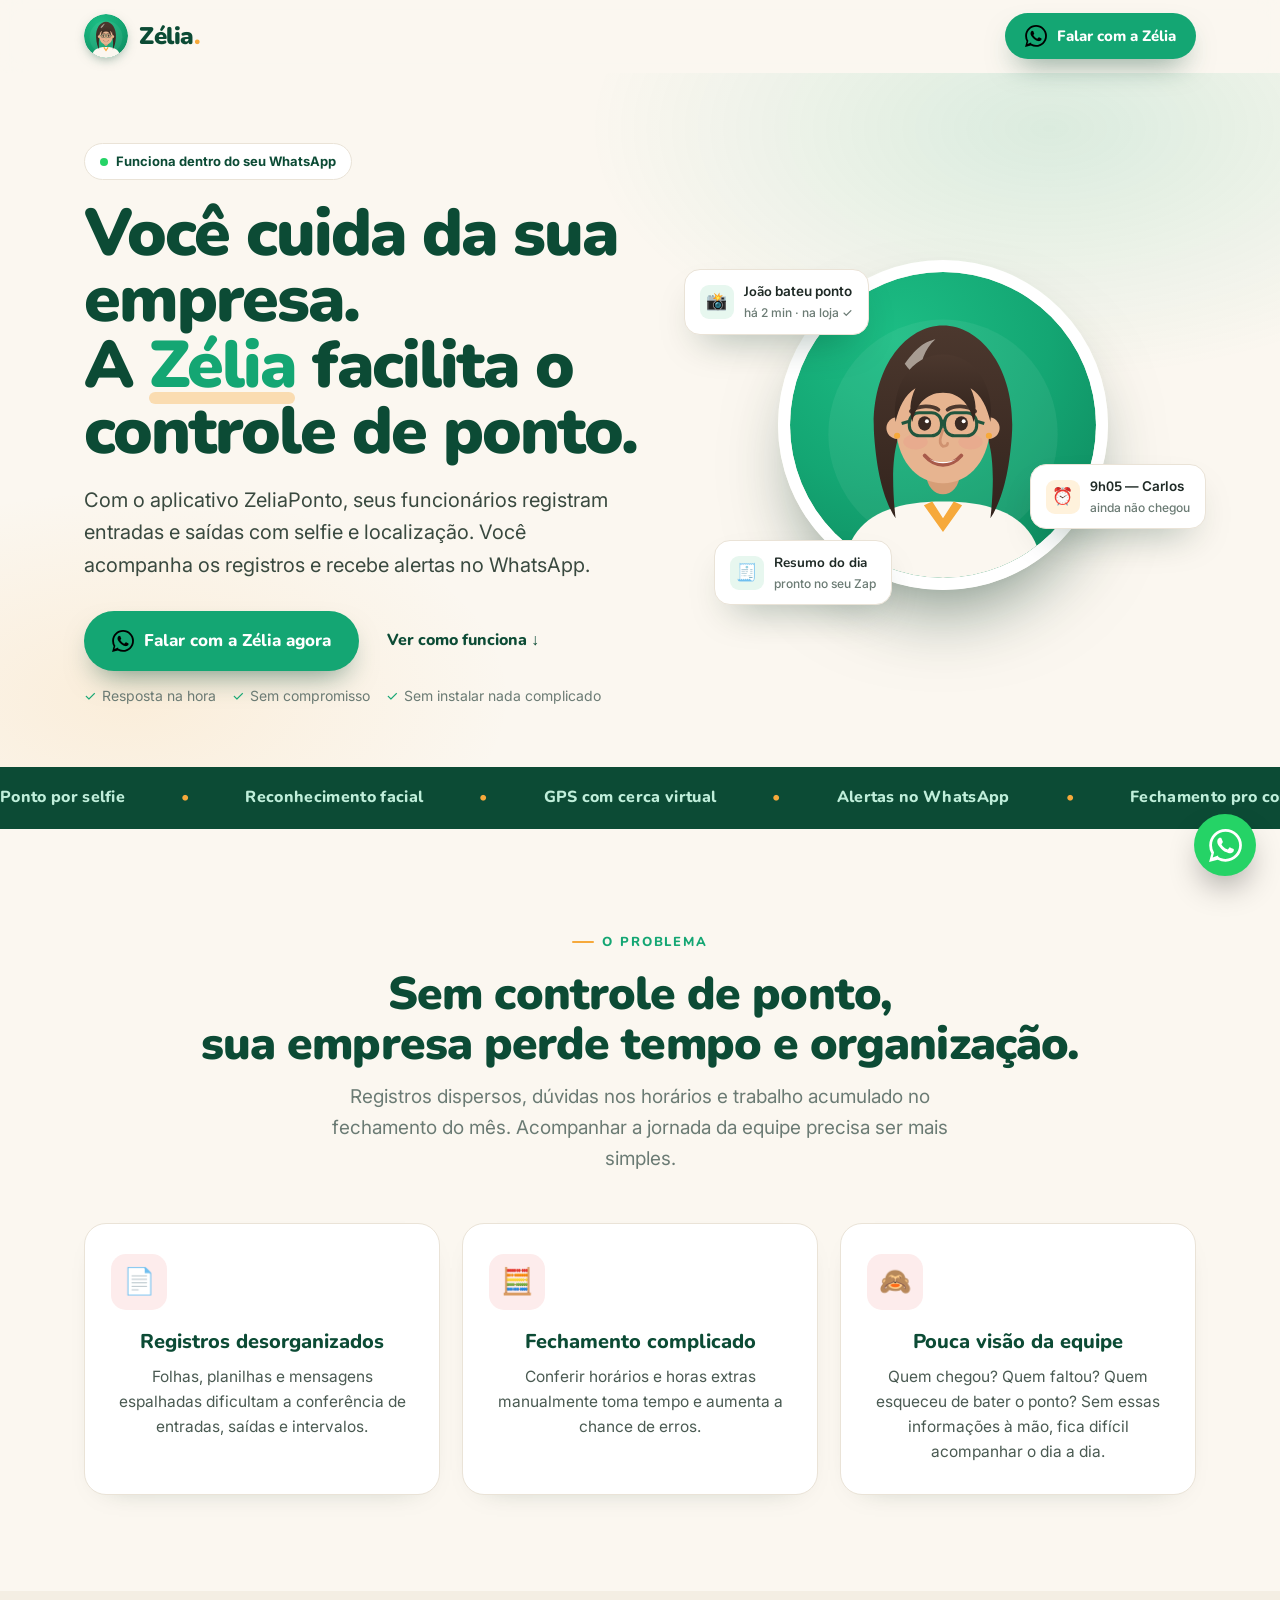
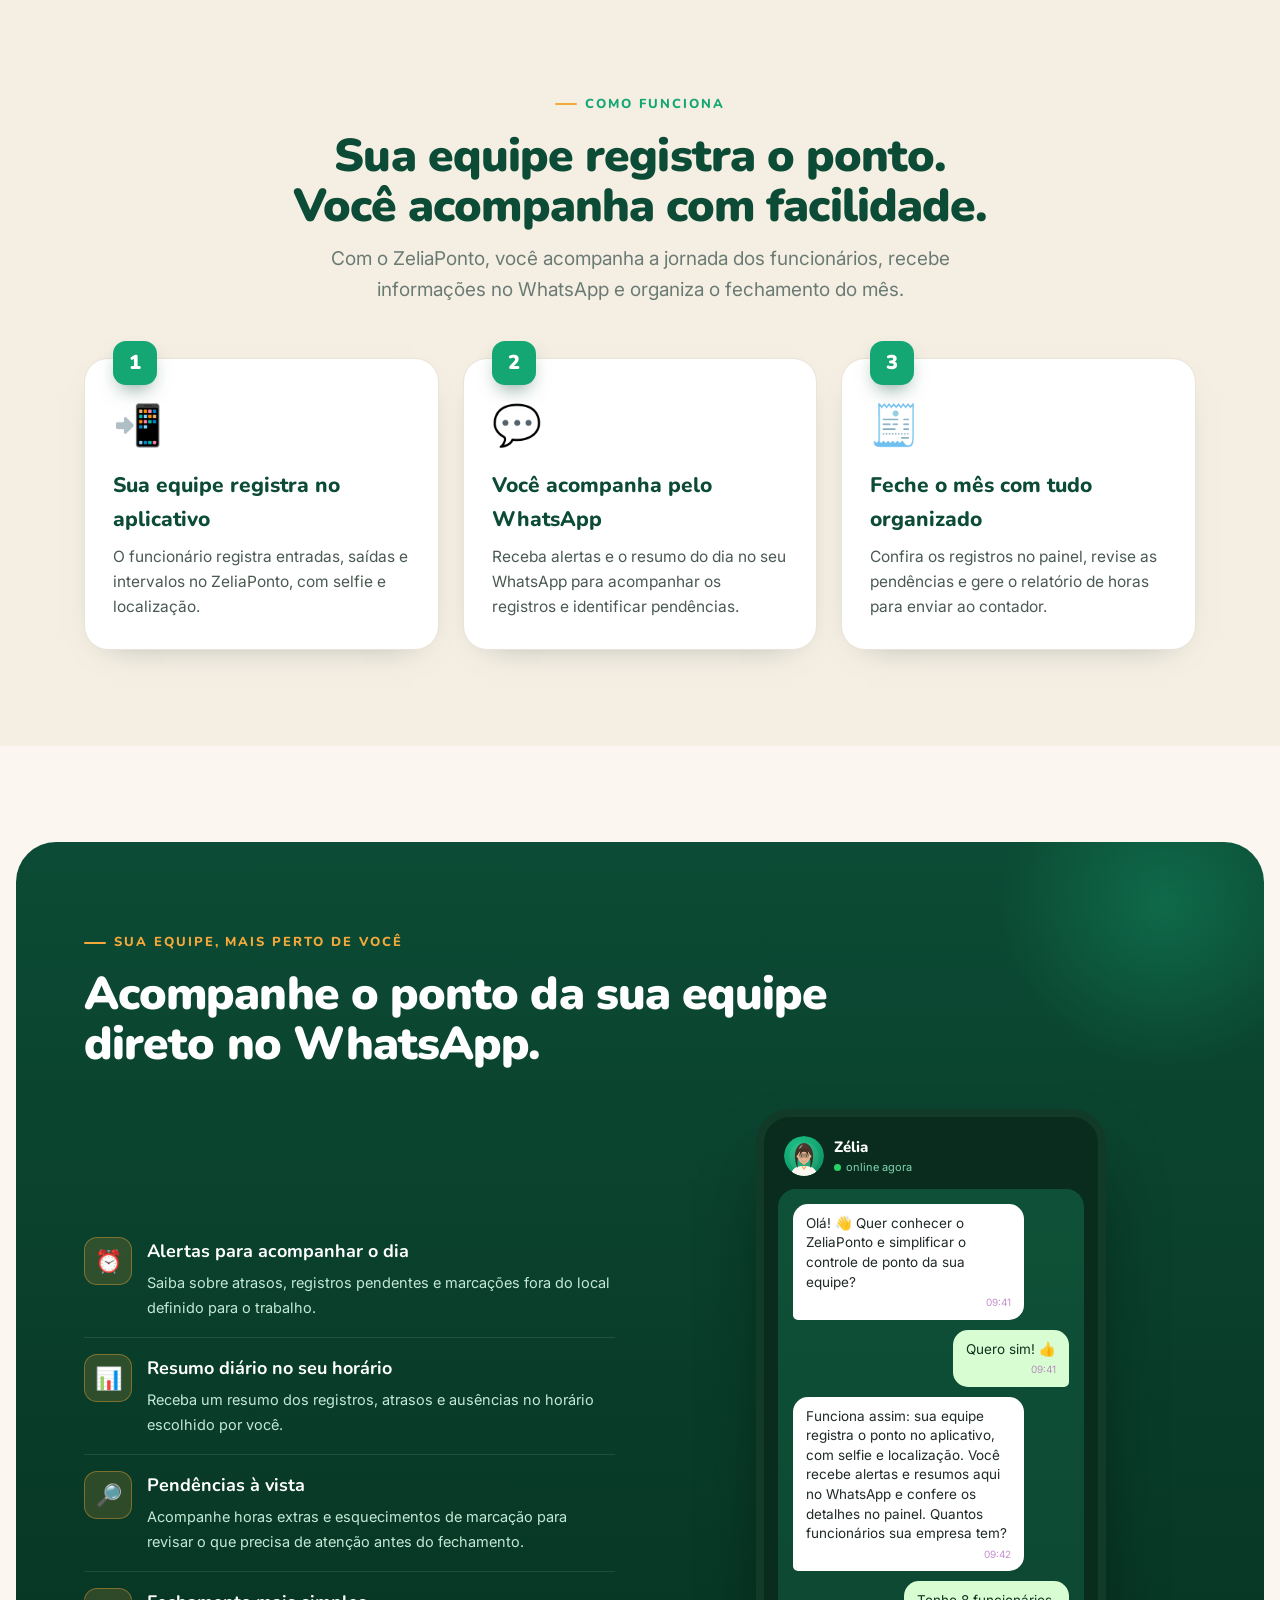
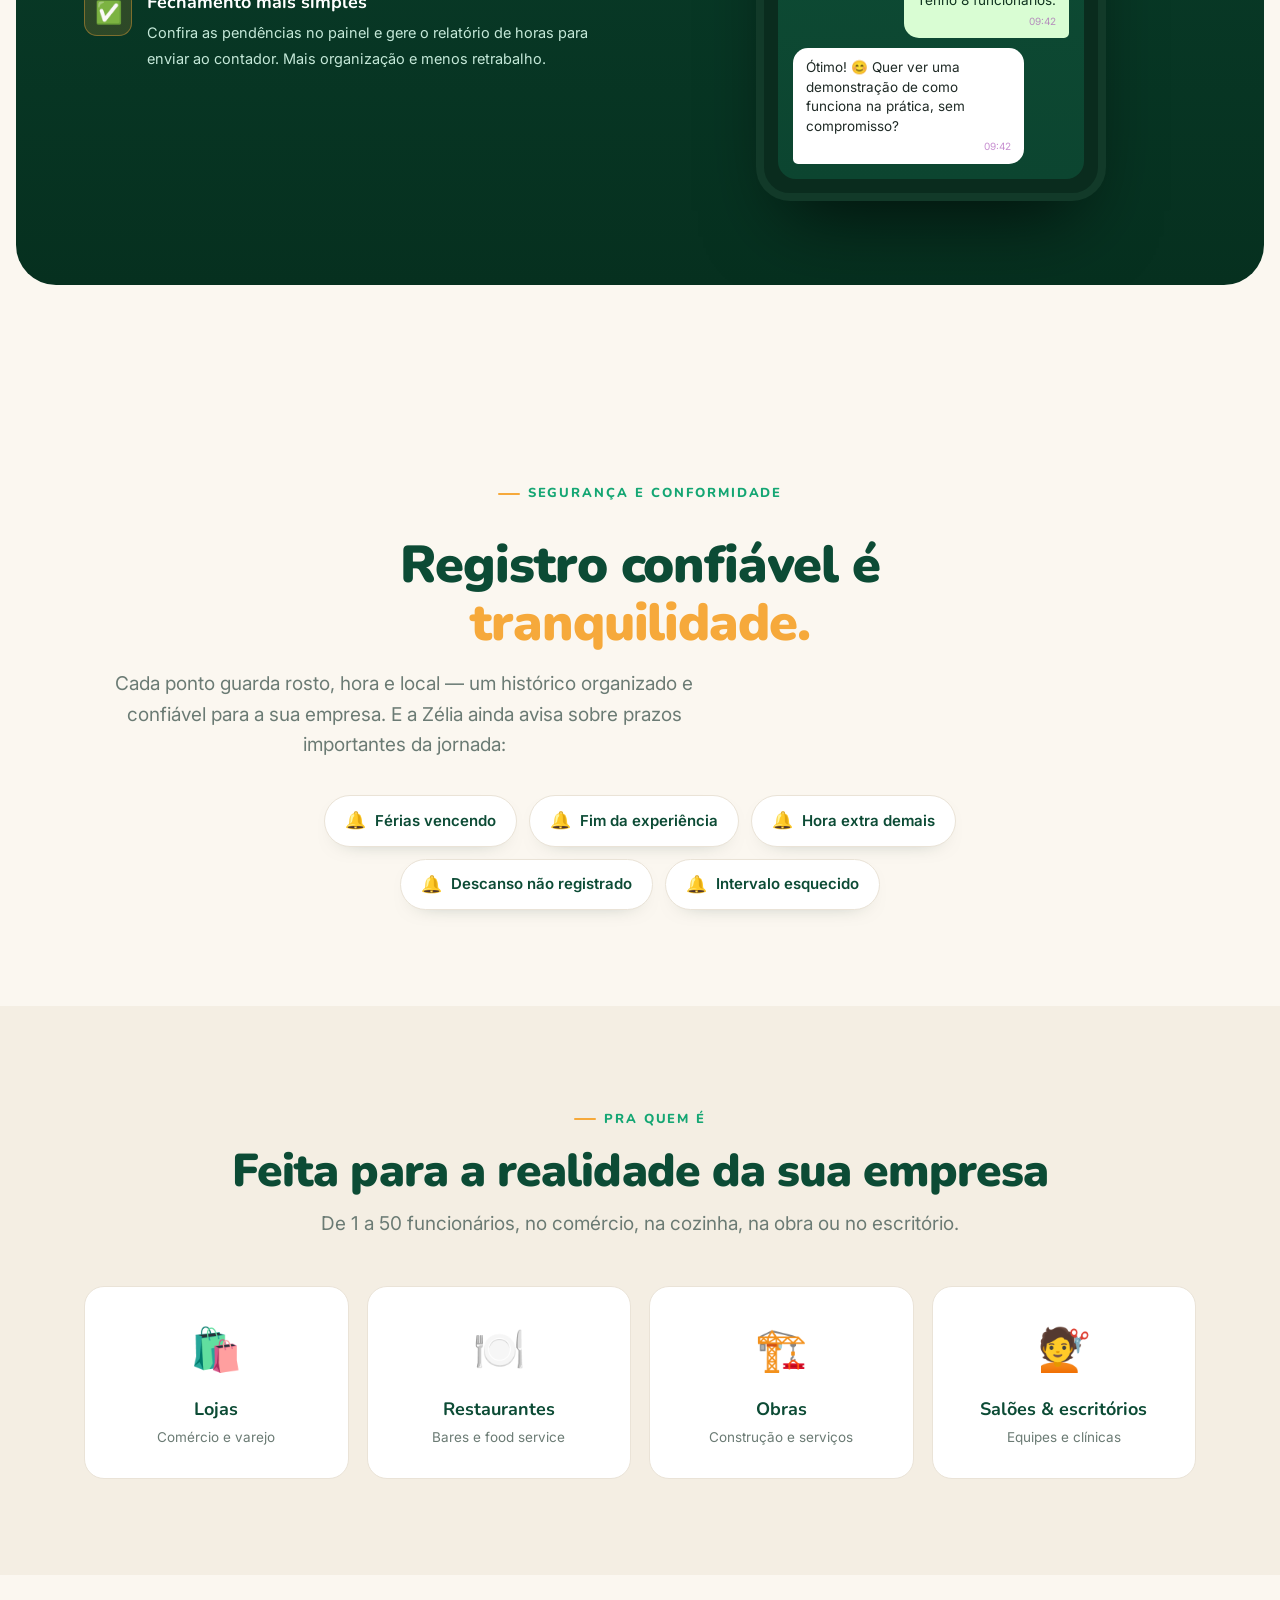
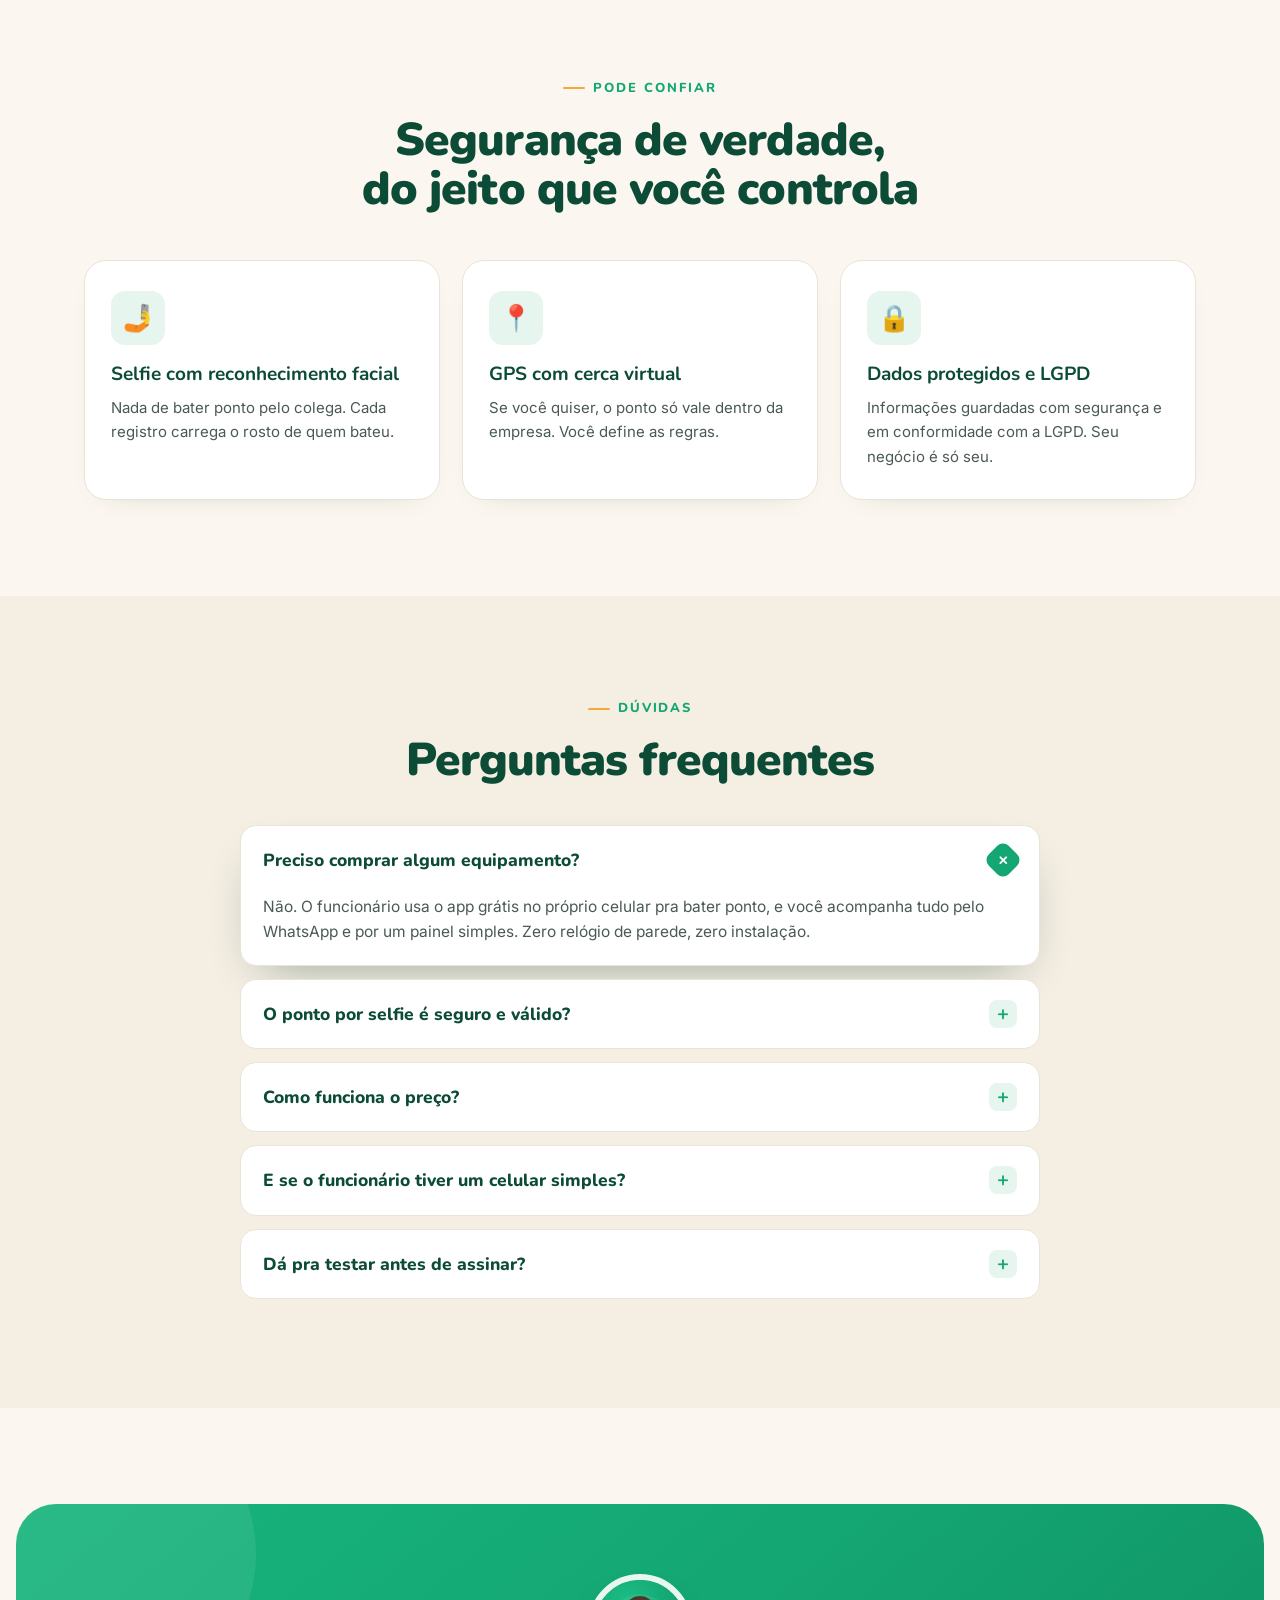
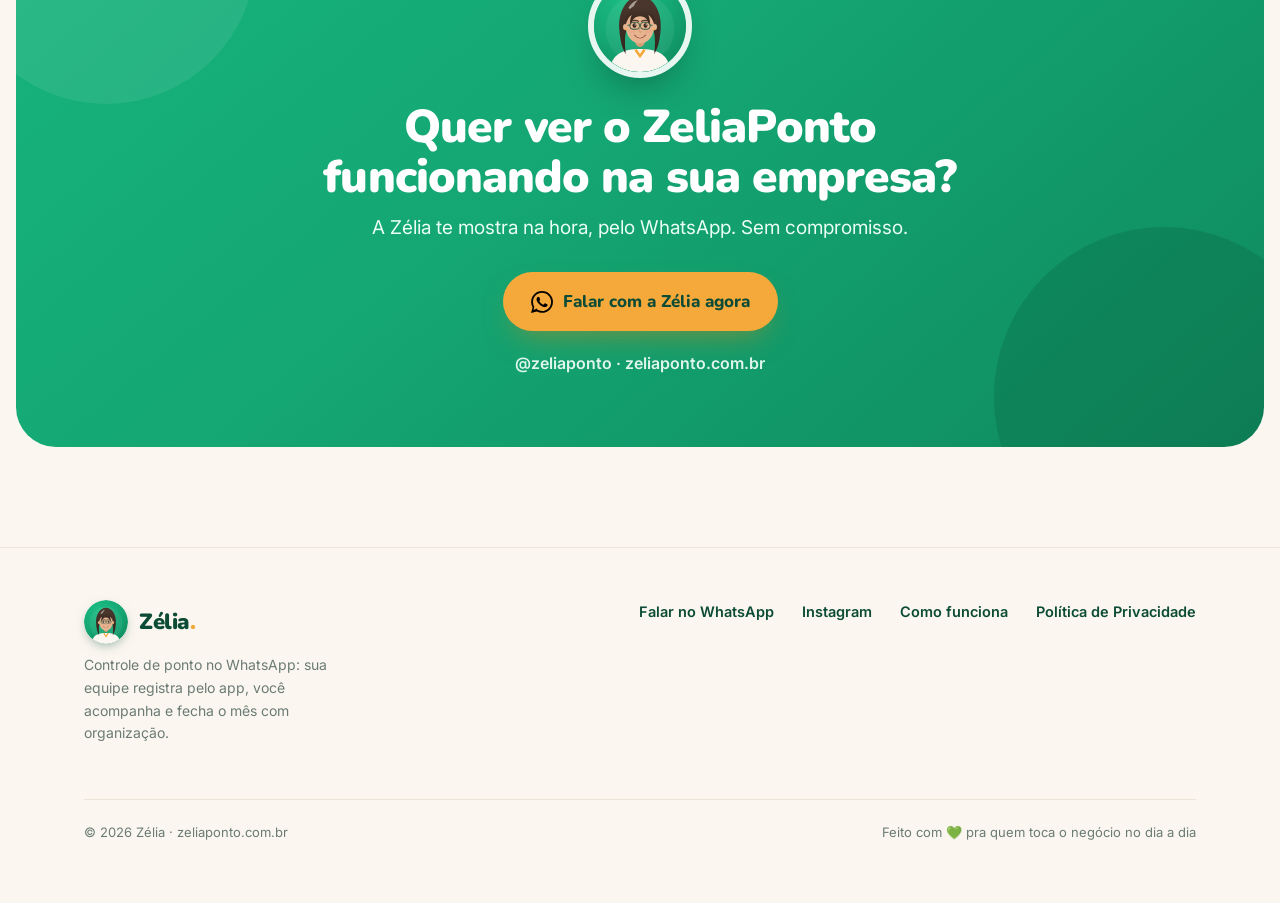
<file: index.html>
<!DOCTYPE html>
<html lang="pt-BR">
<head>
<meta charset="UTF-8">
<meta name="viewport" content="width=device-width, initial-scale=1.0">
<title>ZeliaPonto · Controle de ponto no WhatsApp para a sua empresa</title>
<meta name="description" content="Com o ZeliaPonto, sua equipe registra o ponto por selfie e localização, e você acompanha tudo pelo WhatsApp. Mais organização e um fechamento de mês mais simples.">
<meta property="og:type" content="website">
<meta property="og:site_name" content="ZeliaPonto">
<meta property="og:title" content="ZeliaPonto · Controle de ponto no WhatsApp">
<meta property="og:description" content="Sua equipe registra o ponto pelo celular e você acompanha tudo pelo WhatsApp. 15 dias grátis.">
<meta property="og:url" content="https://zeliaponto.com.br">
<meta property="og:image" content="https://zeliaponto.com.br/assets/og-zelia.png">
<meta property="og:image:width" content="1200">
<meta property="og:image:height" content="630">
<meta name="twitter:card" content="summary_large_image">
<meta name="twitter:image" content="https://zeliaponto.com.br/assets/og-zelia.png">
<link rel="preconnect" href="https://fonts.googleapis.com">
<link rel="preconnect" href="https://fonts.gstatic.com" crossorigin>
<link href="https://fonts.googleapis.com/css2?family=Nunito:wght@400;600;700;800;900&family=Inter:wght@400;500;600;700&display=swap" rel="stylesheet">
<style>
  :root{
    --verde:#14A673; --verde2:#12b57c; --verde-esc:#0C4B35; --verde-deep:#06301f;
    --ambar:#F6A93B; --ambar-esc:#D98614; --areia:#FBF7F0; --areia2:#F4EEE3;
    --grafite:#1F2A26; --cinza:#6B7B74; --linha:#eae3d7; --verde-claro:#E6F5EE;
    --wpp:#25D366; --shadow:0 20px 50px -24px rgba(6,48,31,.45);
  }
  *{box-sizing:border-box;margin:0;padding:0}
  html{scroll-behavior:smooth}
  body{font-family:'Inter',sans-serif;color:var(--grafite);background:var(--areia);line-height:1.62;-webkit-font-smoothing:antialiased;overflow-x:hidden}
  h1,h2,h3,.nun{font-family:'Nunito',sans-serif}
  .wrap{max-width:1160px;margin:0 auto;padding:0 24px}
  a{text-decoration:none;color:inherit}
  section{padding:96px 0}
  @media(max-width:700px){section{padding:66px 0}}
  .eyebrow{display:inline-flex;align-items:center;gap:8px;color:var(--verde);font-weight:800;font-family:'Nunito';font-size:13px;letter-spacing:.15em;text-transform:uppercase;margin-bottom:16px}
  .eyebrow::before{content:"";width:22px;height:2px;background:var(--ambar);border-radius:2px}
  h2{font-size:clamp(30px,4.6vw,46px);font-weight:900;color:var(--verde-esc);letter-spacing:-.02em;line-height:1.08}
  .sub{color:var(--cinza);font-size:19px;max-width:640px;margin-top:14px}
  .center{text-align:center}.center .sub{margin:14px auto 0}

  /* Reveal on scroll */
  .reveal{opacity:0;transform:translateY(26px);transition:opacity .7s cubic-bezier(.2,.7,.2,1), transform .7s cubic-bezier(.2,.7,.2,1)}
  .reveal.in{opacity:1;transform:none}
  .d1{transition-delay:.08s}.d2{transition-delay:.16s}.d3{transition-delay:.24s}.d4{transition-delay:.32s}

  /* Buttons */
  .btn{display:inline-flex;align-items:center;gap:10px;font-family:'Nunito';font-weight:800;font-size:17px;padding:16px 28px;border-radius:999px;transition:transform .16s, box-shadow .16s;cursor:pointer;border:none}
  .btn svg{width:22px;height:22px;flex:none}
  .btn-w{background:var(--verde);color:#fff;box-shadow:0 14px 30px -12px rgba(12,75,53,.6)}
  .btn-w:hover{transform:translateY(-3px);box-shadow:0 20px 38px -12px rgba(12,75,53,.7)}
  .btn-a{background:var(--ambar);color:var(--verde-esc);box-shadow:0 14px 30px -12px rgba(217,134,20,.55)}
  .btn-a:hover{transform:translateY(-3px)}
  .btn-ghost{color:var(--verde-esc);font-weight:800;font-family:'Nunito';padding:16px 14px;display:inline-flex;align-items:center;gap:8px}
  .btn-ghost:hover{color:var(--verde)}

  /* NAV */
  nav{position:sticky;top:0;z-index:80;background:rgba(251,247,240,.82);backdrop-filter:blur(12px);border-bottom:1px solid transparent;transition:border-color .3s, box-shadow .3s}
  nav.scrolled{border-color:var(--linha);box-shadow:0 6px 24px -18px rgba(6,48,31,.4)}
  nav .wrap{display:flex;align-items:center;justify-content:space-between;height:72px}
  .brand{display:flex;align-items:center;gap:11px}
  .brand .ava{width:44px;height:44px;border-radius:50%;box-shadow:0 4px 12px -4px rgba(12,75,53,.5)}
  .brand .wm{font-family:'Nunito';font-weight:900;font-size:24px;color:var(--verde-esc);letter-spacing:-.02em}
  .brand .wm .d{color:var(--ambar)}
  nav .btn{padding:11px 20px;font-size:15px}
  @media(max-width:560px){nav .navcta .full{display:none}}

  /* HERO */
  .hero{position:relative;padding:70px 0 60px;overflow:hidden}
  .hero::before{content:"";position:absolute;inset:0;background:
     radial-gradient(60% 60% at 82% 8%, rgba(20,166,115,.14), transparent 60%),
     radial-gradient(50% 50% at 10% 90%, rgba(246,169,59,.12), transparent 60%);z-index:-1}
  .hero .grid{display:grid;grid-template-columns:1.05fr .95fr;gap:46px;align-items:center}
  @media(max-width:900px){.hero .grid{grid-template-columns:1fr;text-align:center}}
  .badge-live{display:inline-flex;align-items:center;gap:8px;background:#fff;border:1px solid var(--linha);border-radius:999px;padding:7px 15px;font-size:13px;font-weight:700;color:var(--verde-esc);box-shadow:var(--shadow)}
  .badge-live .dot{width:8px;height:8px;border-radius:50%;background:var(--wpp);box-shadow:0 0 0 0 rgba(37,211,102,.6);animation:pulse 2s infinite}
  h1.hero-h{font-size:clamp(38px,6.4vw,66px);font-weight:900;color:var(--verde-esc);line-height:1.0;letter-spacing:-.03em;margin-top:20px}
  h1.hero-h .hl{position:relative;color:var(--verde);white-space:nowrap}
  h1.hero-h .hl::after{content:"";position:absolute;left:0;right:0;bottom:6px;height:12px;background:rgba(246,169,59,.35);z-index:-1;border-radius:6px}
  .hero p.lead{font-size:20px;color:#39493f;margin-top:20px;max-width:540px}
  @media(max-width:900px){.hero p.lead{margin-left:auto;margin-right:auto}}
  .hero .cta{display:flex;gap:14px;align-items:center;margin-top:30px;flex-wrap:wrap}
  @media(max-width:900px){.hero .cta{justify-content:center}}
  .microcta{margin-top:14px;font-size:14px;color:var(--cinza);display:flex;gap:16px;flex-wrap:wrap}
  @media(max-width:900px){.microcta{justify-content:center}}
  .microcta span{display:inline-flex;align-items:center;gap:6px}
  .microcta .ok{color:var(--verde)}

  /* hero art */
  .hero .art{position:relative;display:flex;justify-content:center;align-items:center;min-height:400px}
  .halo{position:absolute;width:380px;height:380px;border-radius:50%;background:radial-gradient(circle,rgba(20,166,115,.22),transparent 62%);filter:blur(6px)}
  .ava-hero{width:330px;height:330px;border-radius:50%;border:12px solid #fff;box-shadow:0 40px 80px -30px rgba(6,48,31,.6);position:relative;z-index:2}
  @media(max-width:420px){.ava-hero{width:260px;height:260px}}
  .pop{position:absolute;z-index:3;background:#fff;border:1px solid var(--linha);border-radius:16px;padding:11px 15px;box-shadow:0 18px 40px -18px rgba(6,48,31,.4);display:flex;align-items:center;gap:10px;font-size:13.5px;font-weight:600}
  .pop .ic{width:34px;height:34px;border-radius:9px;display:flex;align-items:center;justify-content:center;font-size:17px;flex:none}
  .pop b{font-family:'Nunito'}
  .pop small{display:block;color:var(--cinza);font-weight:500;font-size:12px}
  .pop1{top:44px;left:-6px;animation:float1 5s ease-in-out infinite}
  .pop2{bottom:96px;right:-10px;animation:float2 6s ease-in-out infinite}
  .pop3{bottom:20px;left:24px;animation:float1 5.5s ease-in-out infinite}
  @media(max-width:900px){.pop1{left:2%}.pop2{right:2%}.pop3{display:none}}
  @keyframes float1{0%,100%{transform:translateY(0)}50%{transform:translateY(-12px)}}
  @keyframes float2{0%,100%{transform:translateY(0)}50%{transform:translateY(10px)}}
  @keyframes pulse{0%{box-shadow:0 0 0 0 rgba(37,211,102,.6)}70%{box-shadow:0 0 0 10px rgba(37,211,102,0)}100%{box-shadow:0 0 0 0 rgba(37,211,102,0)}}

  /* MARQUEE trust strip */
  .strip{background:var(--verde-esc);color:#eafff5;padding:0;overflow:hidden;position:relative}
  .marq{display:flex;gap:56px;white-space:nowrap;padding:18px 0;animation:scroll 26s linear infinite;font-family:'Nunito';font-weight:800;font-size:16px;letter-spacing:.02em}
  .marq span{display:inline-flex;align-items:center;gap:12px;color:#bfeeda}
  .marq span::after{content:"•";color:var(--ambar);margin-left:44px}
  @keyframes scroll{from{transform:translateX(0)}to{transform:translateX(-50%)}}

  /* PROBLEM */
  .cards3{display:grid;grid-template-columns:repeat(3,1fr);gap:22px;margin-top:48px}
  @media(max-width:820px){.cards3{grid-template-columns:1fr}}
  .pcard{background:#fff;border:1px solid var(--linha);border-radius:22px;padding:30px 26px;box-shadow:0 10px 30px -24px rgba(6,48,31,.4)}
  .pcard .ic{width:56px;height:56px;border-radius:15px;background:#fdecec;display:flex;align-items:center;justify-content:center;font-size:26px}
  .pcard h3{font-size:20px;font-weight:800;color:var(--verde-esc);margin:16px 0 6px}
  .pcard p{font-size:15.5px;color:#4a5a52}

  /* STEPS timeline */
  .steps{display:grid;grid-template-columns:repeat(3,1fr);gap:24px;margin-top:52px;position:relative}
  @media(max-width:820px){.steps{grid-template-columns:1fr}}
  .step{background:#fff;border:1px solid var(--linha);border-radius:24px;padding:34px 28px 30px;position:relative;box-shadow:0 12px 34px -26px rgba(6,48,31,.5)}
  .step .n{position:absolute;top:-18px;left:28px;width:44px;height:44px;border-radius:13px;background:var(--verde);color:#fff;font-family:'Nunito';font-weight:900;display:flex;align-items:center;justify-content:center;font-size:20px;box-shadow:0 10px 20px -8px rgba(12,75,53,.6)}
  .step .ic{font-size:40px;margin-bottom:6px}
  .step h3{font-size:21px;font-weight:800;color:var(--verde-esc);margin:10px 0 8px}
  .step p{font-size:15.5px;color:#4a5a52}

  /* OWNER dark */
  .owner{background:linear-gradient(180deg,var(--verde-esc),var(--verde-deep));color:#eafff5;border-radius:40px;margin:0 16px;position:relative;overflow:hidden;padding:84px 0}
  @media(max-width:700px){.owner{margin:0 8px;border-radius:28px;padding:56px 0}}
  .owner::before{content:"";position:absolute;top:-120px;right:-80px;width:360px;height:360px;border-radius:50%;background:radial-gradient(circle,rgba(20,166,115,.35),transparent 65%)}
  .owner .eyebrow{color:var(--ambar)}.owner .eyebrow::before{background:var(--ambar)}
  .owner h2{color:#fff}
  .owner .grid{display:grid;grid-template-columns:1fr 1fr;gap:50px;align-items:center;margin-top:40px}
  @media(max-width:880px){.owner .grid{grid-template-columns:1fr;gap:36px}}
  .benefit{display:flex;gap:15px;align-items:flex-start;padding:16px 0;border-bottom:1px solid rgba(255,255,255,.1)}
  .benefit:last-child{border-bottom:none}
  .benefit .bi{width:48px;height:48px;flex:none;border-radius:13px;background:rgba(246,169,59,.16);border:1px solid rgba(246,169,59,.4);color:var(--ambar);display:flex;align-items:center;justify-content:center;font-size:22px}
  .benefit b{font-family:'Nunito';font-size:18px;color:#fff;display:block;margin-bottom:3px}
  .benefit span{font-size:14.5px;color:#c4e8d8}
  /* chat */
  .phone{background:#0a2c1e;border:8px solid #123a29;border-radius:34px;padding:14px;box-shadow:0 40px 80px -30px rgba(0,0,0,.7);max-width:350px;margin:0 auto;width:100%}
  .chead{display:flex;align-items:center;gap:10px;padding:4px 6px 12px}
  .chead .ava{width:40px;height:40px;border-radius:50%}
  .chead .nm{font-family:'Nunito';font-weight:800;color:#fff;font-size:15px}
  .chead .st{font-size:11px;color:#7fd3b0;display:flex;align-items:center;gap:5px}
  .chead .st::before{content:"";width:7px;height:7px;border-radius:50%;background:var(--wpp)}
  .bubbles{background:linear-gradient(180deg,#0f5138,#0c4530);border-radius:18px;padding:15px;display:flex;flex-direction:column;gap:10px;min-height:300px}
  .bub{max-width:84%;padding:10px 13px;border-radius:15px;font-size:13.5px;line-height:1.45;opacity:0;transform:translateY(8px);animation:bub .5s forwards}
  .bub.z{background:#fff;color:#1f2a26;align-self:flex-start;border-bottom-left-radius:5px}
  .bub.u{background:#d9fdd3;color:#10331f;align-self:flex-end;border-bottom-right-radius:5px}
  .bub .t{display:block;font-size:10px;color:#93a; text-align:right;margin-top:3px;opacity:.55}
  .bub.b1{animation-delay:.2s}.bub.b2{animation-delay:.7s}.bub.b3{animation-delay:1.2s}.bub.b4{animation-delay:1.7s}.bub.b5{animation-delay:2.2s}
  @keyframes bub{to{opacity:1;transform:none}}

  /* LEGAL / defesa */
  .legal{text-align:center}
  .legal .quote{font-family:'Nunito';font-weight:900;font-size:clamp(30px,5vw,52px);color:var(--verde-esc);letter-spacing:-.02em;line-height:1.1;max-width:820px;margin:16px auto 0}
  .legal .quote em{color:var(--ambar);font-style:normal}
  .alerts{display:flex;flex-wrap:wrap;gap:12px;justify-content:center;margin-top:34px;max-width:820px;margin-left:auto;margin-right:auto}
  .alert{background:#fff;border:1px solid var(--linha);border-radius:999px;padding:11px 20px;font-size:15px;font-weight:600;color:var(--verde-esc);display:inline-flex;align-items:center;gap:9px;box-shadow:0 8px 22px -18px rgba(6,48,31,.5)}
  .alert .ai{color:var(--ambar);font-size:17px}

  /* stats */
  .stats{display:grid;grid-template-columns:repeat(3,1fr);gap:20px;margin-top:44px}
  @media(max-width:700px){.stats{grid-template-columns:1fr}}
  .stat{background:var(--verde-claro);border:1px solid #d3ecdf;border-radius:20px;padding:26px;text-align:center}
  .stat .big{font-family:'Nunito';font-weight:900;font-size:40px;color:var(--verde);line-height:1}
  .stat p{font-size:14.5px;color:#41564c;margin-top:8px}

  /* WHO */
  .who{display:grid;grid-template-columns:repeat(4,1fr);gap:18px;margin-top:46px}
  @media(max-width:820px){.who{grid-template-columns:repeat(2,1fr)}}
  .wcard{background:#fff;border:1px solid var(--linha);border-radius:20px;padding:28px 20px;text-align:center;transition:transform .2s, box-shadow .2s}
  .wcard:hover{transform:translateY(-6px);box-shadow:var(--shadow)}
  .wcard .ic{font-size:42px}
  .wcard b{font-family:'Nunito';display:block;margin-top:12px;color:var(--verde-esc);font-size:18px}
  .wcard span{font-size:13.5px;color:var(--cinza)}

  /* SECURITY */
  .trust{display:grid;grid-template-columns:repeat(3,1fr);gap:22px;margin-top:46px}
  @media(max-width:820px){.trust{grid-template-columns:1fr}}
  .tcard{background:#fff;border:1px solid var(--linha);border-radius:22px;padding:30px 26px;box-shadow:0 10px 30px -26px rgba(6,48,31,.4)}
  .tcard .ic{width:54px;height:54px;border-radius:14px;background:var(--verde-claro);display:flex;align-items:center;justify-content:center;font-size:26px}
  .tcard b{font-family:'Nunito';display:block;color:var(--verde-esc);font-size:19px;margin:14px 0 6px}
  .tcard p{font-size:15px;color:#4a5a52}

  /* FAQ */
  .faq{max-width:800px;margin:40px auto 0}
  details{background:#fff;border:1px solid var(--linha);border-radius:16px;padding:0 22px;margin-bottom:13px;transition:box-shadow .2s}
  details[open]{box-shadow:var(--shadow)}
  summary{list-style:none;cursor:pointer;padding:20px 0;font-family:'Nunito';font-weight:800;color:var(--verde-esc);font-size:17.5px;display:flex;justify-content:space-between;align-items:center;gap:12px}
  summary::-webkit-details-marker{display:none}
  summary .plus{width:28px;height:28px;flex:none;border-radius:8px;background:var(--verde-claro);color:var(--verde);display:flex;align-items:center;justify-content:center;font-size:20px;font-weight:700;transition:transform .2s, background .2s, color .2s}
  details[open] summary .plus{transform:rotate(45deg);background:var(--verde);color:#fff}
  details p{padding:0 0 20px;color:#4a5a52;font-size:15.5px}

  /* FINAL */
  .final{position:relative;background:linear-gradient(140deg,#17b47d,var(--verde) 45%,#0f8a5f);color:#fff;text-align:center;border-radius:40px;margin:0 16px;padding:70px 24px;overflow:hidden}
  @media(max-width:700px){.final{margin:0 8px;border-radius:28px;padding:54px 20px}}
  .final::before{content:"";position:absolute;top:-100px;left:-60px;width:300px;height:300px;border-radius:50%;background:rgba(255,255,255,.08)}
  .final::after{content:"";position:absolute;bottom:-120px;right:-70px;width:340px;height:340px;border-radius:50%;background:rgba(6,48,31,.15)}
  .final .ava{width:104px;height:104px;border-radius:50%;border:6px solid rgba(255,255,255,.9);box-shadow:0 20px 40px -18px rgba(0,0,0,.4);position:relative;z-index:2}
  .final h2{color:#fff;margin-top:16px;position:relative;z-index:2}
  .final p{color:#eafff5;font-size:19px;margin-top:12px;position:relative;z-index:2}
  .final .btn{margin-top:28px;position:relative;z-index:2}
  .final .handle{margin-top:20px;color:#dff6ec;font-weight:600;position:relative;z-index:2}

  footer{padding:52px 0 60px;border-top:1px solid var(--linha);margin-top:80px}
  footer .wrap{display:flex;justify-content:space-between;align-items:flex-start;gap:24px;flex-wrap:wrap}
  footer .fcol .wm{font-size:22px}
  footer p.tg{color:var(--cinza);font-size:14px;max-width:280px;margin-top:10px}
  footer .flinks{display:flex;gap:28px;flex-wrap:wrap}
  footer .flinks a{color:var(--verde-esc);font-weight:600;font-size:14.5px}
  footer .flinks a:hover{color:var(--verde)}
  footer .fbot{width:100%;border-top:1px solid var(--linha);margin-top:30px;padding-top:22px;color:var(--cinza);font-size:13px;display:flex;justify-content:space-between;flex-wrap:wrap;gap:8px}

  /* FAB */
  .fab{position:fixed;bottom:24px;right:24px;z-index:90;background:var(--wpp);width:62px;height:62px;border-radius:50%;display:flex;align-items:center;justify-content:center;box-shadow:0 16px 34px -10px rgba(0,0,0,.45);animation:pulse 2.4s infinite}
  .fab svg{width:33px;height:33px;fill:#fff}
  .fab:hover{transform:scale(1.06)}
</style>
</head>
<body id="top">

<!-- ===== SVG symbols ===== -->
<svg width="0" height="0" style="position:absolute" aria-hidden="true">
  <defs>
    <radialGradient id="zbg" cx="35%" cy="22%" r="90%"><stop offset="0%" stop-color="#1cbd84"/><stop offset="55%" stop-color="#14A673"/><stop offset="100%" stop-color="#0f8a5f"/></radialGradient>
    <linearGradient id="zhair" x1="0" y1="0" x2="0" y2="1"><stop offset="0%" stop-color="#4C382E"/><stop offset="100%" stop-color="#33241d"/></linearGradient>
    <clipPath id="zclip"><circle cx="200" cy="200" r="200"/></clipPath>
    <symbol id="zelia" viewBox="0 0 400 400">
      <g clip-path="url(#zclip)">
        <rect width="400" height="400" fill="url(#zbg)"/>
        <circle cx="200" cy="212" r="150" fill="#ffffff" opacity="0.06"/>
        <path d="M70 400 C70 322 128 300 200 300 C272 300 330 322 330 400 Z" fill="#FBF7F0"/>
        <path d="M175 305 L200 340 L225 305 L214 300 L200 322 L186 300 Z" fill="#F6A93B"/>
        <path d="M178 262 C178 300 222 300 222 262 L222 236 L178 236 Z" fill="#D69E77"/>
        <path d="M110 214 C104 128 150 70 200 70 C250 70 296 128 290 214 C286 268 276 300 262 322 C270 250 262 210 246 196 C250 176 240 150 200 150 C160 150 150 176 154 196 C138 210 130 250 138 322 C124 300 114 268 110 214 Z" fill="url(#zhair)"/>
        <path d="M150 120 C168 96 176 92 190 88 C176 100 170 120 168 140 C160 132 154 126 150 120 Z" fill="#B9AFA6" opacity="0.85"/>
        <path d="M138 196 C138 150 162 122 200 122 C238 122 262 150 262 196 C262 244 236 276 200 276 C164 276 138 244 138 196 Z" fill="#E7B490"/>
        <circle cx="140" cy="204" r="14" fill="#E7B490"/><circle cx="260" cy="204" r="14" fill="#E7B490"/>
        <circle cx="140" cy="214" r="4" fill="#F6A93B"/><circle cx="260" cy="214" r="4" fill="#F6A93B"/>
        <ellipse cx="164" cy="222" rx="16" ry="10" fill="#e79a8a" opacity="0.35"/><ellipse cx="236" cy="222" rx="16" ry="10" fill="#e79a8a" opacity="0.35"/>
        <path d="M158 182 C168 174 186 174 194 180" stroke="#4C382E" stroke-width="5" fill="none" stroke-linecap="round"/>
        <path d="M206 180 C214 174 232 174 242 182" stroke="#4C382E" stroke-width="5" fill="none" stroke-linecap="round"/>
        <ellipse cx="176" cy="198" rx="8.5" ry="9.5" fill="#3a2a23"/><ellipse cx="224" cy="198" rx="8.5" ry="9.5" fill="#3a2a23"/>
        <circle cx="179" cy="195" r="2.6" fill="#fff"/><circle cx="227" cy="195" r="2.6" fill="#fff"/>
        <g fill="none" stroke="#0C4B35" stroke-width="4" opacity="0.9">
          <rect x="156" y="184" width="42" height="30" rx="13"/><rect x="202" y="184" width="42" height="30" rx="13"/>
          <path d="M198 197 C200 194 200 194 202 197"/><path d="M156 195 L146 198"/><path d="M244 195 L254 198"/>
        </g>
        <path d="M200 206 C196 218 194 224 200 228 C204 228 206 226 206 224" stroke="#cf9270" stroke-width="3.5" fill="none" stroke-linecap="round"/>
        <path d="M176 240 C190 256 210 256 224 240" stroke="#a85a4a" stroke-width="5" fill="none" stroke-linecap="round"/>
        <path d="M182 244 C192 252 208 252 218 244 C208 250 192 250 182 244 Z" fill="#fff"/>
        <path d="M138 196 C132 150 158 108 200 108 C242 108 268 150 262 196 C258 178 250 160 236 152 C244 168 244 184 240 196 C236 176 224 158 200 158 C176 158 164 176 160 196 C156 184 156 168 164 152 C150 160 142 178 138 196 Z" fill="url(#zhair)"/>
      </g>
    </symbol>
    <symbol id="wpp" viewBox="0 0 24 24"><path d="M.057 24l1.687-6.163a11.867 11.867 0 01-1.587-5.945C.16 5.335 5.495 0 12.05 0a11.817 11.817 0 018.413 3.488 11.824 11.824 0 013.48 8.414c-.003 6.557-5.338 11.892-11.893 11.892a11.9 11.9 0 01-5.688-1.448L.057 24zm6.597-3.807c1.676.995 3.276 1.591 5.392 1.592 5.448 0 9.886-4.434 9.889-9.885.002-5.462-4.415-9.89-9.881-9.892-5.452 0-9.887 4.434-9.889 9.884a9.86 9.86 0 001.517 5.26l-.999 3.648 3.971-1.607zm11.387-5.464c-.074-.124-.272-.198-.57-.347-.297-.149-1.758-.868-2.031-.967-.272-.099-.47-.149-.669.149-.198.297-.768.967-.941 1.165-.173.198-.347.223-.644.074-.297-.149-1.255-.462-2.39-1.475-.883-.788-1.48-1.761-1.653-2.059-.173-.297-.018-.458.13-.606.134-.133.297-.347.446-.521.151-.172.2-.296.3-.495.099-.198.05-.372-.025-.521-.075-.148-.669-1.611-.916-2.206-.242-.579-.487-.501-.669-.51l-.57-.01c-.198 0-.52.074-.792.372s-1.04 1.016-1.04 2.479 1.065 2.876 1.213 3.074c.149.198 2.095 3.2 5.076 4.487.709.306 1.263.489 1.694.626.712.226 1.36.194 1.872.118.571-.085 1.758-.719 2.006-1.413.248-.695.248-1.29.173-1.414z"/></symbol>
  </defs>
</svg>

<nav id="nav">
  <div class="wrap">
    <a class="brand" href="#top"><svg class="ava" viewBox="0 0 400 400"><use href="#zelia"/></svg><span class="wm">Zélia<span class="d">.</span></span></a>
    <a class="btn btn-w navcta wpp-link" href="#"><svg><use href="#wpp"/></svg><span class="full">Falar com a Zélia</span></a>
  </div>
</nav>

<a class="fab wpp-link" href="#" aria-label="WhatsApp"><svg><use href="#wpp"/></svg></a>

<!-- HERO -->
<header class="hero">
  <div class="wrap grid">
    <div>
      <span class="badge-live reveal in"><span class="dot"></span> Funciona dentro do seu WhatsApp</span>
      <h1 class="hero-h reveal in">Você cuida da sua empresa.<br>A <span class="hl">Zélia</span> facilita o controle de ponto.</h1>
      <p class="lead reveal in d1">Com o aplicativo ZeliaPonto, seus funcionários registram entradas e saídas com selfie e localização. Você acompanha os registros e recebe alertas no WhatsApp.</p>
      <div class="cta reveal in d2">
        <a class="btn btn-w wpp-link" href="#"><svg><use href="#wpp"/></svg> Falar com a Zélia agora</a>
        <a class="btn-ghost" href="#como">Ver como funciona ↓</a>
      </div>
      <div class="microcta reveal in d3">
        <span><span class="ok">✓</span> Resposta na hora</span>
        <span><span class="ok">✓</span> Sem compromisso</span>
        <span><span class="ok">✓</span> Sem instalar nada complicado</span>
      </div>
    </div>
    <div class="art reveal in d1">
      <div class="halo"></div>
      <svg class="ava-hero" viewBox="0 0 400 400"><use href="#zelia"/></svg>
      <div class="pop pop1"><div class="ic" style="background:#e7f7ef">📸</div><div><b>João</b> bateu ponto<small>há 2 min · na loja ✓</small></div></div>
      <div class="pop pop2"><div class="ic" style="background:#fff2dc">⏰</div><div><b>9h05</b> — Carlos<small>ainda não chegou</small></div></div>
      <div class="pop pop3"><div class="ic" style="background:#e7f7ef">🧾</div><div><b>Resumo do dia</b><small>pronto no seu Zap</small></div></div>
    </div>
  </div>
</header>

<!-- TRUST STRIP -->
<div class="strip">
  <div class="marq">
    <span>Ponto por selfie</span><span>Reconhecimento facial</span><span>GPS com cerca virtual</span><span>Alertas no WhatsApp</span><span>Fechamento pro contador</span><span>Em conformidade com a LGPD</span>
    <span>Ponto por selfie</span><span>Reconhecimento facial</span><span>GPS com cerca virtual</span><span>Alertas no WhatsApp</span><span>Fechamento pro contador</span><span>Em conformidade com a LGPD</span>
  </div>
</div>

<!-- PROBLEM -->
<section>
  <div class="wrap center">
    <span class="eyebrow reveal">O problema</span>
    <h2 class="reveal d1">Sem controle de ponto,<br>sua empresa perde tempo e organização.</h2>
    <p class="sub reveal d2">Registros dispersos, dúvidas nos horários e trabalho acumulado no fechamento do mês. Acompanhar a jornada da equipe precisa ser mais simples.</p>
    <div class="cards3">
      <div class="pcard reveal d1"><div class="ic">📄</div><h3>Registros desorganizados</h3><p>Folhas, planilhas e mensagens espalhadas dificultam a conferência de entradas, saídas e intervalos.</p></div>
      <div class="pcard reveal d2"><div class="ic">🧮</div><h3>Fechamento complicado</h3><p>Conferir horários e horas extras manualmente toma tempo e aumenta a chance de erros.</p></div>
      <div class="pcard reveal d3"><div class="ic">🙈</div><h3>Pouca visão da equipe</h3><p>Quem chegou? Quem faltou? Quem esqueceu de bater o ponto? Sem essas informações à mão, fica difícil acompanhar o dia a dia.</p></div>
    </div>
  </div>
</section>

<!-- HOW -->
<section id="como" style="background:var(--areia2)">
  <div class="wrap center">
    <span class="eyebrow reveal">Como funciona</span>
    <h2 class="reveal d1">Sua equipe registra o ponto.<br>Você acompanha com facilidade.</h2>
    <p class="sub reveal d2">Com o ZeliaPonto, você acompanha a jornada dos funcionários, recebe informações no WhatsApp e organiza o fechamento do mês.</p>
    <div class="steps" style="text-align:left">
      <div class="step reveal d1"><span class="n">1</span><div class="ic">📲</div><h3>Sua equipe registra no aplicativo</h3><p>O funcionário registra entradas, saídas e intervalos no ZeliaPonto, com selfie e localização.</p></div>
      <div class="step reveal d2"><span class="n">2</span><div class="ic">💬</div><h3>Você acompanha pelo WhatsApp</h3><p>Receba alertas e o resumo do dia no seu WhatsApp para acompanhar os registros e identificar pendências.</p></div>
      <div class="step reveal d3"><span class="n">3</span><div class="ic">🧾</div><h3>Feche o mês com tudo organizado</h3><p>Confira os registros no painel, revise as pendências e gere o relatório de horas para enviar ao contador.</p></div>
    </div>
  </div>
</section>

<!-- OWNER dark + chat -->
<section>
  <div class="owner">
    <div class="wrap">
      <span class="eyebrow reveal">Sua equipe, mais perto de você</span>
      <h2 class="reveal d1">Acompanhe o ponto da sua equipe<br>direto no WhatsApp.</h2>
      <div class="grid">
        <div class="reveal d1">
          <div class="benefit"><div class="bi">⏰</div><div><b>Alertas para acompanhar o dia</b><span>Saiba sobre atrasos, registros pendentes e marcações fora do local definido para o trabalho.</span></div></div>
          <div class="benefit"><div class="bi">📊</div><div><b>Resumo diário no seu horário</b><span>Receba um resumo dos registros, atrasos e ausências no horário escolhido por você.</span></div></div>
          <div class="benefit"><div class="bi">🔎</div><div><b>Pendências à vista</b><span>Acompanhe horas extras e esquecimentos de marcação para revisar o que precisa de atenção antes do fechamento.</span></div></div>
          <div class="benefit"><div class="bi">✅</div><div><b>Fechamento mais simples</b><span>Confira as pendências no painel e gere o relatório de horas para enviar ao contador. Mais organização e menos retrabalho.</span></div></div>
        </div>
        <div class="reveal d2">
          <div class="phone">
            <div class="chead"><svg class="ava" viewBox="0 0 400 400"><use href="#zelia"/></svg><div><div class="nm">Zélia</div><div class="st">online agora</div></div></div>
            <div class="bubbles">
              <div class="bub z b1">Olá! 👋 Quer conhecer o ZeliaPonto e simplificar o controle de ponto da sua equipe?<span class="t">09:41</span></div>
              <div class="bub u b2">Quero sim! 👍<span class="t">09:41</span></div>
              <div class="bub z b3">Funciona assim: sua equipe registra o ponto no aplicativo, com selfie e localização. Você recebe alertas e resumos aqui no WhatsApp e confere os detalhes no painel. Quantos funcionários sua empresa tem?<span class="t">09:42</span></div>
              <div class="bub u b4">Tenho 8 funcionários.<span class="t">09:42</span></div>
              <div class="bub z b5">Ótimo! 😊 Quer ver uma demonstração de como funciona na prática, sem compromisso?<span class="t">09:42</span></div>
            </div>
          </div>
        </div>
      </div>
    </div>
  </div>
</section>

<!-- LEGAL -->
<section class="legal">
  <div class="wrap">
    <span class="eyebrow reveal" style="justify-content:center">Segurança e conformidade</span>
    <div class="quote reveal d1">Registro confiável é <em>tranquilidade.</em></div>
    <p class="sub reveal d2" style="margin-top:18px">Cada ponto guarda rosto, hora e local — um histórico organizado e confiável para a sua empresa. E a Zélia ainda avisa sobre prazos importantes da jornada:</p>
    <div class="alerts">
      <span class="alert reveal d1"><span class="ai">🔔</span> Férias vencendo</span>
      <span class="alert reveal d1"><span class="ai">🔔</span> Fim da experiência</span>
      <span class="alert reveal d2"><span class="ai">🔔</span> Hora extra demais</span>
      <span class="alert reveal d2"><span class="ai">🔔</span> Descanso não registrado</span>
      <span class="alert reveal d3"><span class="ai">🔔</span> Intervalo esquecido</span>
    </div>
  </div>
</section>

<!-- WHO -->
<section style="background:var(--areia2)">
  <div class="wrap center">
    <span class="eyebrow reveal">Pra quem é</span>
    <h2 class="reveal d1">Feita para a realidade da sua empresa</h2>
    <p class="sub reveal d2">De 1 a 50 funcionários, no comércio, na cozinha, na obra ou no escritório.</p>
    <div class="who">
      <div class="wcard reveal d1"><div class="ic">🛍️</div><b>Lojas</b><span>Comércio e varejo</span></div>
      <div class="wcard reveal d2"><div class="ic">🍽️</div><b>Restaurantes</b><span>Bares e food service</span></div>
      <div class="wcard reveal d3"><div class="ic">🏗️</div><b>Obras</b><span>Construção e serviços</span></div>
      <div class="wcard reveal d4"><div class="ic">💇</div><b>Salões & escritórios</b><span>Equipes e clínicas</span></div>
    </div>
  </div>
</section>

<!-- SECURITY -->
<section>
  <div class="wrap center">
    <span class="eyebrow reveal">Pode confiar</span>
    <h2 class="reveal d1">Segurança de verdade,<br>do jeito que você controla</h2>
    <div class="trust" style="text-align:left">
      <div class="tcard reveal d1"><div class="ic">🤳</div><b>Selfie com reconhecimento facial</b><p>Nada de bater ponto pelo colega. Cada registro carrega o rosto de quem bateu.</p></div>
      <div class="tcard reveal d2"><div class="ic">📍</div><b>GPS com cerca virtual</b><p>Se você quiser, o ponto só vale dentro da empresa. Você define as regras.</p></div>
      <div class="tcard reveal d3"><div class="ic">🔒</div><b>Dados protegidos e LGPD</b><p>Informações guardadas com segurança e em conformidade com a LGPD. Seu negócio é só seu.</p></div>
    </div>
  </div>
</section>

<!-- FAQ -->
<section style="background:var(--areia2)">
  <div class="wrap center">
    <span class="eyebrow reveal">Dúvidas</span>
    <h2 class="reveal d1">Perguntas frequentes</h2>
    <div class="faq" style="text-align:left">
      <details class="reveal d1" open><summary>Preciso comprar algum equipamento? <span class="plus">+</span></summary><p>Não. O funcionário usa o app grátis no próprio celular pra bater ponto, e você acompanha tudo pelo WhatsApp e por um painel simples. Zero relógio de parede, zero instalação.</p></details>
      <details class="reveal d1"><summary>O ponto por selfie é seguro e válido? <span class="plus">+</span></summary><p>Sim. Cada registro tem reconhecimento facial e localização por GPS — mais seguro que o ponto em papel. Os relatórios saem organizados pro seu contador.</p></details>
      <details class="reveal d2"><summary>Como funciona o preço? <span class="plus">+</span></summary><p>É uma assinatura mensal que varia conforme o número de funcionários. Chama a Zélia no WhatsApp que ela te mostra o valor certinho pro seu caso — e você pode ver funcionando sem compromisso.</p></details>
      <details class="reveal d2"><summary>E se o funcionário tiver um celular simples? <span class="plus">+</span></summary><p>O app é leve e roda em celulares básicos. Pra casos específicos, dá pra configurar pontos de registro compartilhados. A Zélia te ajuda a achar o melhor jeito.</p></details>
      <details class="reveal d3"><summary>Dá pra testar antes de assinar? <span class="plus">+</span></summary><p>Dá! É só chamar a Zélia no WhatsApp. Ela faz a demonstração com você na hora e te ajuda a começar.</p></details>
    </div>
  </div>
</section>

<!-- FINAL -->
<section style="padding-bottom:20px">
  <div class="final reveal">
    <svg class="ava" viewBox="0 0 400 400"><use href="#zelia"/></svg>
    <h2>Quer ver o ZeliaPonto<br>funcionando na sua empresa?</h2>
    <p>A Zélia te mostra na hora, pelo WhatsApp. Sem compromisso.</p>
    <div><a class="btn btn-a wpp-link" href="#"><svg><use href="#wpp"/></svg> Falar com a Zélia agora</a></div>
    <div class="handle">@zeliaponto · zeliaponto.com.br</div>
  </div>
</section>

<footer>
  <div class="wrap">
    <div class="fcol">
      <a class="brand" href="#top"><svg class="ava" viewBox="0 0 400 400"><use href="#zelia"/></svg><span class="wm">Zélia<span class="d">.</span></span></a>
      <p class="tg">Controle de ponto no WhatsApp: sua equipe registra pelo app, você acompanha e fecha o mês com organização.</p>
    </div>
    <div class="flinks">
      <a class="wpp-link" href="#">Falar no WhatsApp</a>
      <a href="https://instagram.com/zeliaponto">Instagram</a>
      <a href="#como">Como funciona</a>
      <a href="/privacidade">Política de Privacidade</a>
    </div>
    <div class="fbot">
      <span>© 2026 Zélia · zeliaponto.com.br</span>
      <span>Feito com 💚 pra quem toca o negócio no dia a dia</span>
    </div>
  </div>
</footer>

<script>
  // >>> TROQUE AQUI o número do WhatsApp (DDI+DDD, só números) <<<
  var NUMERO_WHATSAPP = "5571993798412";
  var MENSAGEM = "Oi, Zélia! Vi o site e quero saber mais 😊";
  var link = "https://wa.me/" + NUMERO_WHATSAPP + "?text=" + encodeURIComponent(MENSAGEM);
  document.querySelectorAll('.wpp-link').forEach(function(a){ a.href = link; a.target = "_blank"; a.rel = "noopener"; });

  // Scroll reveal
  var io = new IntersectionObserver(function(entries){
    entries.forEach(function(e){ if(e.isIntersecting){ e.target.classList.add('in'); io.unobserve(e.target); } });
  }, { threshold:.14 });
  document.querySelectorAll('.reveal').forEach(function(el){ if(!el.classList.contains('in')) io.observe(el); });

  // Nav shadow on scroll
  var nav = document.getElementById('nav');
  window.addEventListener('scroll', function(){ nav.classList.toggle('scrolled', window.scrollY > 12); });
</script>
</body>
</html>
</file>
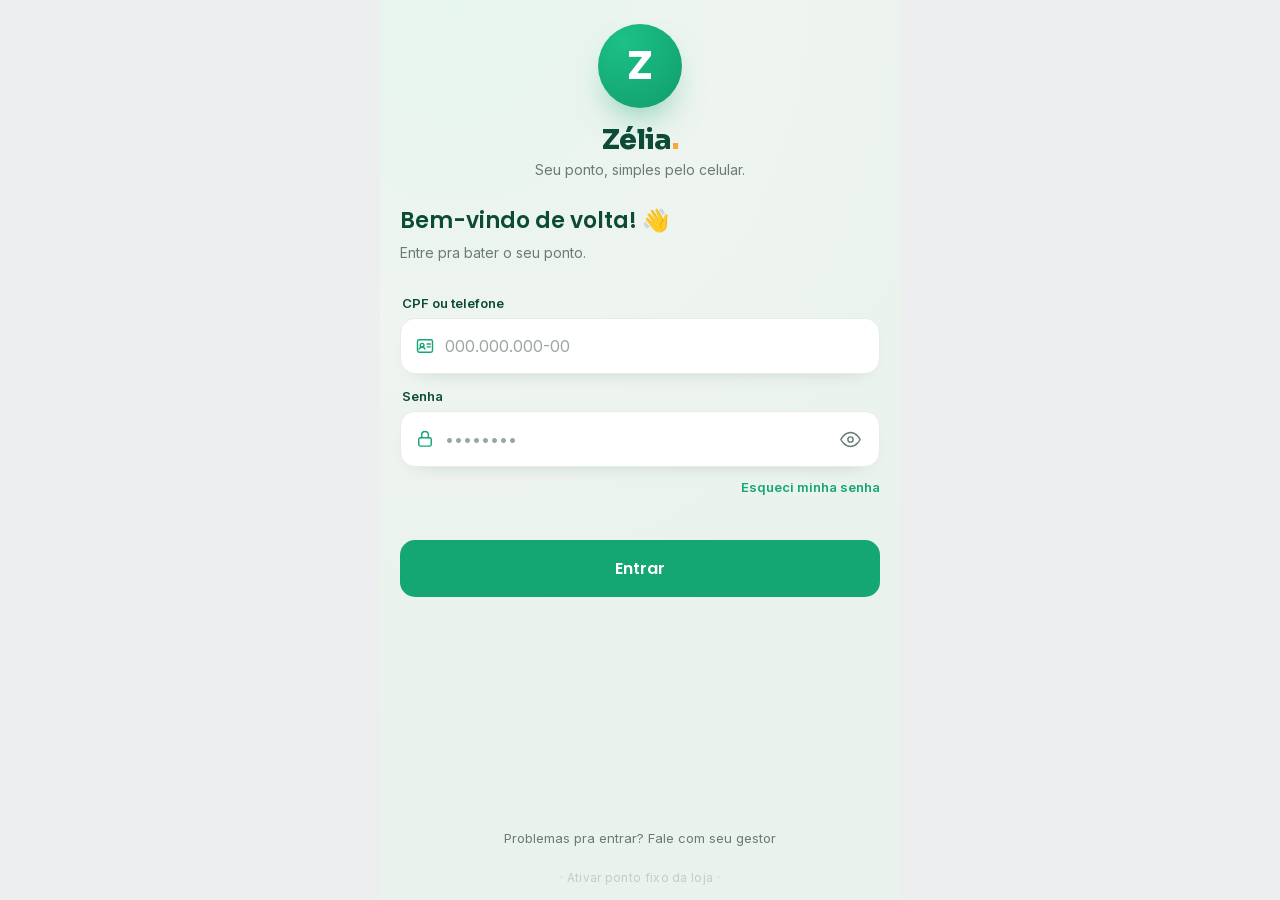
<file: app/index.html>
<!DOCTYPE html>
<html lang="pt-BR">
<head>
<meta charset="UTF-8">
<meta name="viewport" content="width=device-width, initial-scale=1, viewport-fit=cover, maximum-scale=1, user-scalable=no">
<meta name="theme-color" content="#0B2A33">
<meta name="apple-mobile-web-app-capable" content="yes">
<meta name="apple-mobile-web-app-status-bar-style" content="black-translucent">
<link rel="manifest" href="manifest.json">
<link rel="stylesheet" href="style.css?v=25">
<title>Zélia Ponto</title>
</head>
<body>
<div id="app">

  <section id="s-loading" class="screen center active"><div class="spinner"></div><p>Carregando…</p></section>

  <!-- LOGIN -->
  <!-- 15 · LOGIN -->
  <section id="s-login" class="screen scr-auth">
    <div class="auth-body">
      <div class="auth-logo"><span class="zbig">Z</span></div>
      <div class="auth-brand">Zélia<span>.</span></div>
      <div class="auth-tag">Seu ponto, simples pelo celular.</div>
      <h1 class="auth-h">Bem-vindo de volta! 👋</h1>
      <p class="auth-sub">Entre pra bater o seu ponto.</p>
      <label class="flbl">CPF ou telefone</label>
      <div class="inp"><span class="inp-ic ic"></span><input id="in-cpf" inputmode="numeric" autocomplete="off" placeholder="000.000.000-00"></div>
      <label class="flbl">Senha</label>
      <div class="inp"><span class="inp-ic ic"></span><input id="in-senha" type="password" autocomplete="off" placeholder="••••••••"><button type="button" class="inp-eye" aria-label="Mostrar senha" onclick="togglePw(this)"><svg class="eye-on ic" viewBox="0 0 24 24"><path d="M1 12s4-8 11-8 11 8 11 8-4 8-11 8-11-8-11-8z"/><circle cx="12" cy="12" r="3"/></svg><svg class="eye-off ic" style="display:none" viewBox="0 0 24 24"><path d="M17.9 17.9A10 10 0 0 1 12 20C5 20 1 12 1 12a18.5 18.5 0 0 1 5.1-5.9M9.9 4.2A9 9 0 0 1 12 4c7 0 11 8 11 8a18.5 18.5 0 0 1-2.2 3.2M1 1l22 22"/></svg></button></div>
      <div class="flink"><a onclick="irEsqueci()">Esqueci minha senha</a></div>
      <div class="err" id="login-err"></div>
      <button class="btn-verde-full" onclick="fazerLogin()">Entrar</button>
    </div>
    <div class="auth-foot">Problemas pra entrar? Fale com seu gestor</div>
    <div style="text-align:center;padding:4px 0 14px"><a onclick="location.href='fixo.html'" style="font-size:12px;color:#c3ccc6;text-decoration:none;cursor:pointer;letter-spacing:.3px">· Ativar ponto fixo da loja ·</a></div>
  </section>

  <!-- ESCOLHER EMPRESA -->
  <section id="s-empresa" class="screen scr-auth">
    <div class="auth-top"><button class="bk2 ic" onclick="sair()" aria-label="Voltar"></button><span class="auth-ttl">Qual empresa?</span></div>
    <div class="auth-body2">
      <p class="auth-sub">Seu CPF está em mais de uma empresa. Escolha:</p>
      <div class="list" id="lista-empresas"></div>
    </div>
  </section>

  <!-- 16 · PRIMEIRO ACESSO -->
  <section id="s-trocar" class="screen scr-auth">
    <div class="auth-top"><button class="bk2 ic" onclick="sair()" aria-label="Voltar"></button><span class="auth-ttl">Primeiro acesso</span></div>
    <div class="auth-body2">
      <h1 class="auth-h">Crie a sua senha</h1>
      <p class="auth-sub">É rapidinho. Depois é só usar seu CPF e essa senha pra entrar.</p>
      <div class="usercard"><span class="uc-av" id="trocar-ini">•</span><div class="uc-txt"><b id="trocar-nome">—</b><small id="trocar-emp"></small></div><span class="uc-ok ic"></span></div>
      <label class="flbl">Nova senha</label>
      <div class="inp"><span class="inp-ic ic"></span><input id="in-nova" type="password" autocomplete="off" placeholder="Crie uma senha"><button type="button" class="inp-eye" aria-label="Mostrar senha" onclick="togglePw(this)"><svg class="eye-on ic" viewBox="0 0 24 24"><path d="M1 12s4-8 11-8 11 8 11 8-4 8-11 8-11-8-11-8z"/><circle cx="12" cy="12" r="3"/></svg><svg class="eye-off ic" style="display:none" viewBox="0 0 24 24"><path d="M17.9 17.9A10 10 0 0 1 12 20C5 20 1 12 1 12a18.5 18.5 0 0 1 5.1-5.9M9.9 4.2A9 9 0 0 1 12 4c7 0 11 8 11 8a18.5 18.5 0 0 1-2.2 3.2M1 1l22 22"/></svg></button></div>
      <label class="flbl">Confirmar senha</label>
      <div class="inp"><span class="inp-ic ic"></span><input id="in-nova2" type="password" autocomplete="off" placeholder="Repita a senha"><button type="button" class="inp-eye" aria-label="Mostrar senha" onclick="togglePw(this)"><svg class="eye-on ic" viewBox="0 0 24 24"><path d="M1 12s4-8 11-8 11 8 11 8-4 8-11 8-11-8-11-8z"/><circle cx="12" cy="12" r="3"/></svg><svg class="eye-off ic" style="display:none" viewBox="0 0 24 24"><path d="M17.9 17.9A10 10 0 0 1 12 20C5 20 1 12 1 12a18.5 18.5 0 0 1 5.1-5.9M9.9 4.2A9 9 0 0 1 12 4c7 0 11 8 11 8a18.5 18.5 0 0 1-2.2 3.2M1 1l22 22"/></svg></button></div>
      <div class="fhint-ok"><span class="ic"></span> No mínimo 6 caracteres, com letras e números.</div>
      <div class="err" id="trocar-err"></div>
    </div>
    <button class="btn-verde-full auth-cta" onclick="fazerTrocaSenha()">Criar senha e entrar</button>
  </section>

  <!-- 20 · RECUPERAR SENHA -->
  <section id="s-esqueci" class="screen scr-auth">
    <div class="auth-top"><button class="bk2 ic" onclick="go('s-login')" aria-label="Voltar"></button><span class="auth-ttl">Recuperar senha</span></div>
    <div class="auth-body2 center-col">
      <div class="auth-circle ic"></div>
      <h1 class="auth-h" style="text-align:center">Esqueceu a senha?</h1>
      <p class="auth-sub" style="text-align:center">Sem problema. Digite seu CPF ou telefone que a gente te manda um código pra criar uma nova.</p>
      <label class="flbl self-start">CPF ou telefone</label>
      <div class="inp"><span class="inp-ic ic"></span><input id="in-rec-cpf" inputmode="numeric" autocomplete="off" placeholder="000.000.000-00"></div>
      <div class="fhint-ok"><span class="ic wpp"></span> O código chega no seu WhatsApp.</div>
      <button class="btn-verde-full" style="margin-top:22px" onclick="enviarCodigo()">Enviar código</button>
    </div>
  </section>

  <!-- HOME / BATER PONTO -->
  <section id="s-home" class="screen">
    <div class="appbar">
      <div class="zlogo"><span class="zdot">Z</span><b>Zélia<span>.</span></b></div>
      <div class="avrow">
        <span class="net"><span id="net-dot" class="dot"></span><span id="net-txt"></span></span>
        <button class="av" id="av-ini" onclick="irMais()" aria-label="Minha conta">•</button>
      </div>
    </div>
    <div class="hbody">
      <div class="greet"><span id="greet-nome">Oi 👋</span><small id="greet-data">—</small></div>
      <div class="clock">
        <div class="t" id="clock-now">--:--</div>
        <div><span id="clock-status" class="status wait">⏰ Hora de bater a entrada</span></div>
      </div>
      <div class="bigwrap">
        <button class="bigbtn off" id="big-btn" data-ready="0" onclick="tocarPonto()">
          <span class="ring"></span>
          <span class="core locked" id="big-core"><span class="cam" id="big-cam"></span><span class="lb" id="big-lb">Localizando…</span></span>
        </button>
        <div class="loc" id="loc-txt">Buscando sua localização…</div>
      </div>
      <button id="face-cta" onclick="location.href='facial-cadastro.html'" style="display:none">📸 Cadastrar meu rosto</button>
      <div class="jcard">
        <div class="jh"><span class="jt">Sua jornada de hoje</span><span class="worked" id="worked">0h00 trabalhadas</span></div>
        <div class="track">
          <div class="fill" id="track-fill" style="width:0"></div>
          <div class="stop" id="stop-entrada" onclick="selecionarTipo('entrada')"><div class="c"><span class="ic"><svg viewBox="0 0 24 24"><path d="M15 3h4a2 2 0 0 1 2 2v14a2 2 0 0 1-2 2h-4"/><path d="M10 17l5-5-5-5"/><path d="M15 12H3"/></svg></span></div><div class="lb">Entrada</div><div class="tm e">--:--</div></div>
          <div class="stop" id="stop-pausa" onclick="selecionarTipo('pausa')"><div class="c"><span class="ic"><svg viewBox="0 0 24 24"><path d="M5 3v6a2 2 0 0 0 4 0V3"/><path d="M7 9v12"/><path d="M17 3c-1.6 0-3 2-3 5s1.4 4 3 4"/><path d="M17 3v18"/></svg></span></div><div class="lb">Almoço</div><div class="tm e">--:--</div></div>
          <div class="stop" id="stop-retorno" onclick="selecionarTipo('retorno')"><div class="c"><span class="ic"><svg viewBox="0 0 24 24"><path d="M9 10L4 15l5 5"/><path d="M20 4v6a5 5 0 0 1-5 5H4"/></svg></span></div><div class="lb">Retorno</div><div class="tm e">--:--</div></div>
          <div class="stop" id="stop-saida" onclick="selecionarTipo('saida')"><div class="c"><span class="ic"><svg viewBox="0 0 24 24"><path d="M9 21H5a2 2 0 0 1-2-2V5a2 2 0 0 1 2-2h4"/><path d="M16 17l5-5-5-5"/><path d="M21 12H9"/></svg></span></div><div class="lb">Saída</div><div class="tm e">--:--</div></div>
        </div>
      </div>
      <p class="pend-hint" id="pend-hint" style="display:none"></p>
    </div>
    <div class="bn">
      <a class="act" onclick="irInicio()"><span class="i"><svg class="ic" viewBox="0 0 24 24"><circle cx="12" cy="12" r="9"/><path d="M12 7.5V12l3 1.8"/></svg></span>Início</a>
      <a onclick="irRegistros()"><span class="i"><svg class="ic" viewBox="0 0 24 24"><path d="M14 2H6a2 2 0 0 0-2 2v16a2 2 0 0 0 2 2h12a2 2 0 0 0 2-2V8z"/><path d="M14 2v6h6"/><path d="M8 13h8M8 17h5"/></svg></span>Registros</a>
      <a onclick="irMais()"><span class="i"><svg class="ic" viewBox="0 0 24 24"><path d="M3 6h18M3 12h18M3 18h18"/></svg></span>Mais</a>
    </div>
  </section>

  <!-- CÂMERA -->
  <!-- 02 · PONTO FACIAL (reconhecendo) / câmera de batida -->
  <section id="s-camera" class="screen scr-cam">
    <video id="cam-video" playsinline autoplay muted></video>
    <div class="cam-ov">
      <div class="cam-top">
        <button class="cam-ic" onclick="cancelarCamera()" aria-label="Voltar"><svg class="ic" viewBox="0 0 24 24"><path d="M15 18l-6-6 6-6"/></svg></button>
        <div class="cam-ttl" id="cam-titulo">Ponto Facial</div>
        <button class="cam-ic" onclick="flipCam()" aria-label="Trocar câmera"><svg class="ic" viewBox="0 0 24 24"><path d="M23 4v6h-6"/><path d="M1 20v-6h6"/><path d="M3.51 9a9 9 0 0 1 14.85-3.36L23 10M1 14l4.64 4.36A9 9 0 0 0 20.49 15"/></svg></button>
      </div>
      <div class="cam-inst" id="cam-hint">Posicione o rosto no quadro</div>
      <div class="cam-frame"><span></span><span></span><span></span><span></span></div>
      <div class="cam-actions">
        <button class="btn-branco" id="cam-capturar" style="display:none" onclick="capturar()">Registrar ponto</button>
        <button class="cam-link" id="cam-selfie-fb" style="display:none" onclick="baterComSelfie()">Não reconheceu? Bater com selfie</button>
      </div>
    </div>
    <input id="cam-fallback" type="file" accept="image/*" capture="user" style="display:none" onchange="capturarInput(event)">
  </section>

  <section id="s-enviando" class="screen center"><div class="spinner"></div><p id="enviando-msg">Registrando…</p></section>

  <!-- 03 · PONTO REGISTRADO (sucesso) -->
  <section id="s-resultado" class="screen scr-ok" onclick="voltarHome()">
    <div class="okwrap">
      <div class="ok-circle"><svg class="ic" viewBox="0 0 24 24"><path d="M20 6L9 17l-5-5"/></svg></div>
      <h2 id="res-titulo">Ponto registrado!</h2>
      <div class="ok-time" id="res-time"></div>
      <div class="ok-tags" id="res-tags"></div>
    </div>
  </section>

  <!-- 04 · ERRO AO REGISTRAR -->
  <section id="s-erro" class="screen scr-err">
    <div class="errwrap">
      <div class="err-circle"><svg class="ic" viewBox="0 0 24 24"><path d="M6 6l12 12M18 6L6 18"/></svg></div>
      <h2 id="erro-titulo">Erro ao Registrar</h2>
      <p class="err-msg" id="erro-msg">Ops!! Não foi possível registrar o ponto.</p>
    </div>
    <div class="err-actions">
      <button class="btn-branco" onclick="erroRetry()">Tentar novamente</button>
      <button class="btn-outline-w" onclick="voltarHome()">Cancelar</button>
    </div>
  </section>

  <!-- 23 · ERRO DE CONEXÃO (sem internet) -->
  <section id="s-conexao" class="screen scr-light">
    <div class="conxwrap">
      <div class="conx-circle"><svg class="ic" viewBox="0 0 24 24"><path d="M1 1l22 22"/><path d="M16.72 11.06A10.94 10.94 0 0 1 19 12.55"/><path d="M5 12.55a10.94 10.94 0 0 1 5.17-2.39"/><path d="M10.71 5.05A16 16 0 0 1 22.58 9"/><path d="M1.42 9a15.91 15.91 0 0 1 4.7-2.88"/><path d="M8.53 16.11a6 6 0 0 1 6.95 0"/><path d="M12 20h.01"/></svg></div>
      <h2>Você está sem internet</h2>
      <p class="conx-msg" id="conx-msg">Mas pode ficar tranquilo: bata o ponto normal — ele fica salvo no celular e sincroniza sozinho quando a conexão voltar.</p>
      <div class="conx-ok"><svg class="ic" viewBox="0 0 24 24"><path d="M20 6L9 17l-5-5"/></svg> Nenhuma batida é perdida</div>
      <button class="btn-verde" onclick="tentarReconectar()"><svg class="ic" viewBox="0 0 24 24"><path d="M23 4v6h-6"/><path d="M1 20v-6h6"/><path d="M3.51 9a9 9 0 0 1 14.85-3.36L23 10M1 14l4.64 4.36A9 9 0 0 0 20.49 15"/></svg> Tentar reconectar</button>
    </div>
  </section>

  <!-- REGISTROS (espelho de ponto) -->
  <section id="s-registros" class="screen">
    <div class="appbar">
      <div class="zlogo"><span class="zdot">Z</span><b>Zélia<span>.</span></b></div>
      <div class="avrow"><button class="av" onclick="irMais()" aria-label="Minha conta">•</button></div>
    </div>
    <div class="hbody">
      <div class="page-t">Registros<small>Seu espelho de ponto</small></div>
      <div class="stat-row">
        <div class="stat"><span class="si ic"><svg viewBox="0 0 24 24"><path d="M12 3v18M6 21h12M5 7h14l-2.5-3h-9z"/><path d="M5 7l-3 6a3 3 0 0 0 6 0zM19 7l-3 6a3 3 0 0 0 6 0z"/></svg></span><div class="v" id="st-banco">+0h00</div><div class="l">Banco de horas</div></div>
        <div class="stat warn"><span class="si ic"><svg viewBox="0 0 24 24"><circle cx="12" cy="12" r="9"/><path d="M12 7.5V12l3 1.8"/></svg></span><div class="v" id="st-extra2">0h00</div><div class="l">Horas extras</div></div>
        <div class="stat pend"><span class="si ic"><svg viewBox="0 0 24 24"><path d="M10.3 3.7L1.8 18a2 2 0 0 0 1.7 3h17a2 2 0 0 0 1.7-3L13.7 3.7a2 2 0 0 0-3.4 0z"/><path d="M12 9v4M12 17h.01"/></svg></span><div class="v" id="st-pend">0</div><div class="l">Pendências</div></div>
      </div>
      <div class="filterbar">
        <span class="ic fil"><svg viewBox="0 0 24 24"><path d="M4 6h16M7 12h10M10 18h4"/></svg></span>
        <button class="fbtn" onclick="mudarMes(-1)" aria-label="Mês anterior"><span class="ic"><svg viewBox="0 0 24 24"><path d="M15 6l-6 6 6 6"/></svg></span></button>
        <b class="fmes" id="mes-label">—</b>
        <button class="fbtn" onclick="mudarMes(1)" aria-label="Próximo mês"><span class="ic"><svg viewBox="0 0 24 24"><path d="M9 6l6 6-6 6"/></svg></span></button>
        <span class="ford" onclick="toggleOrdem()"><b id="ordem-label">Recentes</b><span class="ic"><svg viewBox="0 0 24 24"><path d="M6 9l6 6 6-6"/></svg></span></span>
      </div>
      <div id="dias-lista"></div>
    </div>
    <div class="bn">
      <a onclick="irInicio()"><span class="i"><svg class="ic" viewBox="0 0 24 24"><circle cx="12" cy="12" r="9"/><path d="M12 7.5V12l3 1.8"/></svg></span>Início</a>
      <a class="act" onclick="irRegistros()"><span class="i"><svg class="ic" viewBox="0 0 24 24"><path d="M14 2H6a2 2 0 0 0-2 2v16a2 2 0 0 0 2 2h12a2 2 0 0 0 2-2V8z"/><path d="M14 2v6h6"/><path d="M8 13h8M8 17h5"/></svg></span>Registros</a>
      <a onclick="irMais()"><span class="i"><svg class="ic" viewBox="0 0 24 24"><path d="M3 6h18M3 12h18M3 18h18"/></svg></span>Mais</a>
    </div>
  </section>

  <!-- MAIS (minha conta) -->
  <section id="s-mais" class="screen">
    <div class="appbar">
      <div class="zlogo"><span class="zdot">Z</span><b>Zélia<span>.</span></b></div>
      <div class="avrow"><button class="av" onclick="irMais()" aria-label="Minha conta">•</button></div>
    </div>
    <div class="hbody">
      <div class="profcard"><div class="pa" id="mais-ini">•</div><div><div class="nm" id="mais-nome">—</div><div class="em" id="mais-sub"></div></div></div>
      <div class="mtitle">Minha conta</div>
      <div class="mlist">
        <div class="mitem" onclick="irNotif()"><span class="mic ic"><svg viewBox="0 0 24 24"><path d="M18 8a6 6 0 0 0-12 0c0 7-3 9-3 9h18s-3-2-3-9"/><path d="M13.7 21a2 2 0 0 1-3.4 0"/></svg></span><span class="ml">Notificações</span><span class="chev ic"><svg viewBox="0 0 24 24"><path d="M9 6l6 6-6 6"/></svg></span></div>
        <div class="mitem" onclick="irSolic()"><span class="mic ic"><svg viewBox="0 0 24 24"><path d="M14 2H6a2 2 0 0 0-2 2v16a2 2 0 0 0 2 2h12a2 2 0 0 0 2-2V8z"/><path d="M14 2v6h6"/><path d="M9 13h4M9 17h6"/></svg></span><span class="ml">Solicitações<small>ajustes e abonos</small></span><span class="pend" id="mais-solic-pend" style="display:none"></span></div>
        <div class="mitem" onclick="irEspelho()"><span class="mic ic"><svg viewBox="0 0 24 24"><path d="M8 6h13M8 12h13M8 18h13M3 6h.01M3 12h.01M3 18h.01"/></svg></span><span class="ml">Espelho de ponto<small>sua jornada do mês</small></span><span class="chev ic"><svg viewBox="0 0 24 24"><path d="M9 6l6 6-6 6"/></svg></span></div>
        <div class="mitem" onclick="irOffline()"><span class="mic ic"><svg viewBox="0 0 24 24"><path d="M17.5 19a4.5 4.5 0 0 0 .5-9 6 6 0 0 0-11.6-1.5A4.5 4.5 0 0 0 7 19z"/><path d="M12 11.5v6M9.5 15L12 17.5 14.5 15"/></svg></span><span class="ml">Pontos offline<small>aguardando sincronizar</small></span><span class="badge" id="mais-off-badge" style="display:none"></span></div>
        <div class="mitem" onclick="irConfig()"><span class="mic ic"><svg viewBox="0 0 24 24"><path d="M4 21v-7M4 10V3M12 21v-9M12 8V3M20 21v-5M20 12V3M1 14h6M9 8h6M17 16h6"/></svg></span><span class="ml">Configurações<small>rosto, câmera, som</small></span><span class="chev ic"><svg viewBox="0 0 24 24"><path d="M9 6l6 6-6 6"/></svg></span></div>
        <div class="mitem danger" onclick="confirmarSair()"><span class="mic ic"><svg viewBox="0 0 24 24"><path d="M9 21H5a2 2 0 0 1-2-2V5a2 2 0 0 1 2-2h4"/><path d="M16 17l5-5-5-5"/><path d="M21 12H9"/></svg></span><span class="ml">Sair</span></div>
      </div>
    </div>
    <div class="bn">
      <a onclick="irInicio()"><span class="i"><svg class="ic" viewBox="0 0 24 24"><circle cx="12" cy="12" r="9"/><path d="M12 7.5V12l3 1.8"/></svg></span>Início</a>
      <a onclick="irRegistros()"><span class="i"><svg class="ic" viewBox="0 0 24 24"><path d="M14 2H6a2 2 0 0 0-2 2v16a2 2 0 0 0 2 2h12a2 2 0 0 0 2-2V8z"/><path d="M14 2v6h6"/><path d="M8 13h8M8 17h5"/></svg></span>Registros</a>
      <a class="act" onclick="irMais()"><span class="i"><svg class="ic" viewBox="0 0 24 24"><path d="M3 6h18M3 12h18M3 18h18"/></svg></span>Mais</a>
    </div>
  </section>

  <!-- CONFIGURAÇÕES -->
  <section id="s-config" class="screen scr-light2">
    <div class="back-t"><button class="bk2 ic" onclick="irMais()" aria-label="Voltar"></button><span class="tt">Configurações</span></div>
    <div class="hbody">
      <div class="facecard" id="cfg-facecard" style="display:none">
        <div class="fh"><span class="fi ic"><svg viewBox="0 0 24 24"><path d="M4 8V6a2 2 0 0 1 2-2h2M16 4h2a2 2 0 0 1 2 2v2M20 16v2a2 2 0 0 1-2 2h-2M8 20H6a2 2 0 0 1-2-2v-2"/><path d="M9 10h.01M15 10h.01M9.5 14.5a3.5 3.5 0 0 0 5 0"/></svg></span><div><b>Reconhecimento facial</b><small>bater ponto olhando pra câmera</small></div><span class="badge-on" id="cfg-face-badge" style="display:none">✓ Cadastrado</span></div>
        <div class="ft" id="cfg-face-txt">Cadastre seu rosto uma vez e bata o ponto só olhando — rápido e seguro.</div>
        <button class="fcta" id="cfg-face-cta" onclick="location.href='facial-cadastro.html'">Cadastrar meu rosto</button>
      </div>
      <div class="cfg" onclick="emBreve('Câmera')"><span class="ci ic"><svg viewBox="0 0 24 24"><path d="M23 19a2 2 0 0 1-2 2H3a2 2 0 0 1-2-2V8a2 2 0 0 1 2-2h3.5l1.7-2.6a1 1 0 0 1 .84-.46h5.92a1 1 0 0 1 .84.46L17.5 6H21a2 2 0 0 1 2 2z"/><circle cx="12" cy="13" r="4"/></svg></span><b>Câmera</b><span class="chev ic"><svg viewBox="0 0 24 24"><path d="M9 6l6 6-6 6"/></svg></span></div>
      <div class="cfg" onclick="emBreve('Visor')"><span class="ci ic"><svg viewBox="0 0 24 24"><circle cx="12" cy="12" r="4"/><path d="M12 2v2M12 20v2M4.9 4.9l1.4 1.4M17.7 17.7l1.4 1.4M2 12h2M20 12h2M4.9 19.1l1.4-1.4M17.7 6.3l1.4-1.4"/></svg></span><b>Visor</b><span class="chev ic"><svg viewBox="0 0 24 24"><path d="M9 6l6 6-6 6"/></svg></span></div>
      <div class="cfg" onclick="emBreve('Som')"><span class="ci ic"><svg viewBox="0 0 24 24"><path d="M11 5L6 9H2v6h4l5 4z"/><path d="M15.5 8.5a5 5 0 0 1 0 7M19 5a9 9 0 0 1 0 14"/></svg></span><b>Som</b><span class="chev ic"><svg viewBox="0 0 24 24"><path d="M9 6l6 6-6 6"/></svg></span></div>
      <div class="cfg" onclick="emBreve('Acessibilidade')"><span class="ci ic"><svg viewBox="0 0 24 24"><circle cx="12" cy="4.5" r="1.6"/><path d="M12 7v6M8 9h8M9.5 21l2.5-5 2.5 5"/></svg></span><b>Acessibilidade</b><span class="chev ic"><svg viewBox="0 0 24 24"><path d="M9 6l6 6-6 6"/></svg></span></div>
      <div class="cfg" onclick="emBreve('Suporte')"><span class="ci ic"><svg viewBox="0 0 24 24"><path d="M4 14v-2a8 8 0 0 1 16 0v2"/><rect x="2.5" y="14" width="4" height="6" rx="1.5"/><rect x="17.5" y="14" width="4" height="6" rx="1.5"/><path d="M20 20a4 4 0 0 1-4 3h-2"/></svg></span><b>Suporte</b><span class="chev ic"><svg viewBox="0 0 24 24"><path d="M9 6l6 6-6 6"/></svg></span></div>
    </div>
  </section>

  <!-- 21 · DETALHE DO DIA -->
  <section id="s-dia" class="screen scr-light2">
    <div class="back-t two"><button class="bk2 ic" onclick="go('s-registros')" aria-label="Voltar"></button><div class="tt2"><b id="dia-data">—</b><small id="dia-dow">—</small></div></div>
    <div class="hbody">
      <div class="diacard"><div class="dc-l"><div class="dc-k">Trabalhado no dia</div><div class="dc-v" id="dia-trab">--</div></div><span id="dia-badge"></span></div>
      <div class="sublbl">Batidas do dia</div>
      <div id="dia-batidas"></div>
    </div>
  </section>

  <!-- 14 · ESPELHO DO MÊS -->
  <section id="s-espelho" class="screen scr-light2">
    <div class="back-t"><button class="bk2 ic" onclick="irMais()" aria-label="Voltar"></button><span class="tt">Espelho do mês</span></div>
    <div class="hbody">
      <div class="monthsel"><button class="msbtn ic" onclick="espMes(-1)" aria-label="Mês anterior"></button><b id="esp-mes">—</b><button class="msbtn ic" onclick="espMes(1)" aria-label="Próximo mês"></button></div>
      <div class="esp-sub" id="esp-sub"></div>
      <div class="espcard">
        <div class="eg"><div class="eg-k">Trabalhadas</div><div class="eg-v" id="esp-trab">--</div></div>
        <div class="eg"><div class="eg-k">Horas extras</div><div class="eg-v amb" id="esp-extra">--</div></div>
        <div class="eg"><div class="eg-k">Faltas</div><div class="eg-v" id="esp-faltas">--</div></div>
        <div class="eg"><div class="eg-k">Banco de horas</div><div class="eg-v grn" id="esp-banco">--</div></div>
      </div>
      <div class="sublbl">Dias do mês</div>
      <div class="esptable" id="esp-table"></div>
    </div>
    <button class="btn-verde-full auth-cta" onclick="toast('Exportar PDF chega em breve 🙂')"><span class="ic" id="esp-dl"></span> Exportar PDF</button>
  </section>

  <!-- 13 · NOTIFICAÇÕES -->
  <section id="s-notif" class="screen scr-light2">
    <div class="back-t"><button class="bk2 ic" onclick="irMais()" aria-label="Voltar"></button><span class="tt">Notificações</span></div>
    <div class="hbody emptywrap">
      <div class="empty-circle ic" id="notif-ic"></div>
      <h2 class="empty-h">Nenhuma notificação ainda</h2>
      <p class="empty-p">Quando tiver aviso de ponto, um ajuste aprovado ou o resumo do seu dia, ele aparece aqui.</p>
    </div>
  </section>

  <!-- 11 · SOLICITAÇÕES -->
  <section id="s-solic" class="screen scr-light2">
    <div class="back-t"><button class="bk2 ic" onclick="irMais()" aria-label="Voltar"></button><span class="tt">Solicitações</span><button class="plusbtn ic" onclick="irNovaSolic()" aria-label="Nova solicitação"></button></div>
    <div class="hbody emptywrap">
      <div class="empty-circle ic" id="solic-ic"></div>
      <h2 class="empty-h">Nenhuma solicitação ainda</h2>
      <p class="empty-p">Precisa ajustar um ponto ou pedir um abono? Toque no + e faça um pedido pro seu gestor.</p>
      <button class="btn-verde-full" style="max-width:280px;margin-top:20px" onclick="irNovaSolic()"><span class="ic" id="solic-plus2"></span> Nova solicitação</button>
    </div>
  </section>

  <!-- 18 · NOVA SOLICITAÇÃO -->
  <section id="s-novasolic" class="screen scr-light2">
    <div class="back-t"><button class="bk2 ic" onclick="irSolic()" aria-label="Voltar"></button><span class="tt">Nova solicitação</span></div>
    <div class="hbody">
      <label class="flbl">Tipo</label>
      <div class="segm"><button class="seg on" id="seg-ajuste" onclick="selSeg('ajuste')">Ajuste de ponto</button><button class="seg" id="seg-abono" onclick="selSeg('abono')">Abono</button></div>
      <label class="flbl">Dia da ocorrência</label>
      <div class="inp"><span class="inp-ic ic" id="ns-cal"></span><input id="ns-data" type="date"></div>
      <label class="flbl">Horário correto</label>
      <div class="inp"><span class="inp-ic ic" id="ns-clk"></span><input id="ns-hora" type="time"></div>
      <label class="flbl">Motivo</label>
      <textarea id="ns-motivo" class="ta" placeholder="Conte o que aconteceu (ex.: esqueci de bater a saída)."></textarea>
      <label class="flbl">Anexo (opcional)</label>
      <button class="anexo" onclick="toast('Anexar arquivo chega em breve 🙂')"><span class="ic" id="ns-up"></span> Anexar atestado ou foto</button>
    </div>
    <button class="btn-verde-full auth-cta" onclick="enviarSolic()">Enviar solicitação</button>
  </section>

  <!-- 24 · SOLICITAÇÃO ENVIADA -->
  <section id="s-solic-ok" class="screen scr-light2">
    <div class="okwrap2">
      <div class="ok-circle2 ic" id="solok-ic"></div>
      <h2 class="empty-h" style="font-size:24px">Solicitação enviada!</h2>
      <p class="empty-p">Seu gestor vai analisar o pedido. Assim que tiver resposta, você é avisado por aqui e no WhatsApp.</p>
      <div class="protoc" id="solok-proto">Protocolo nº —</div>
    </div>
    <button class="btn-verde-full auth-cta" onclick="irSolic()">Voltar pras solicitações</button>
  </section>

  <!-- 12 · PONTOS OFFLINE -->
  <section id="s-offline" class="screen scr-light2">
    <div class="back-t"><button class="bk2 ic" onclick="irMais()" aria-label="Voltar"></button><span class="tt">Pontos offline</span></div>
    <div class="hbody">
      <div class="infobanner"><span class="ic" id="off-info"></span><span>Seus pontos são sincronizados automaticamente assim que a internet voltar.</span></div>
      <div class="sublbl">Aguardando sincronizar</div>
      <div id="off-list"></div>
    </div>
    <button class="btn-verde-full auth-cta" onclick="sincronizarAgora()"><span class="ic" id="off-sync"></span> Sincronizar agora</button>
  </section>

</div>
<!-- 25 · DESEJA SAIR? (diálogo) -->
<div id="dlg-sair" class="dlg" style="display:none">
  <div class="dlg-card">
    <div class="dlg-ic ic" id="sair-ic"></div>
    <h2 class="dlg-h">Deseja sair?</h2>
    <p class="dlg-p">Você vai precisar entrar de novo com seu CPF e senha pra bater o ponto.</p>
    <div class="dlg-acts"><button class="dlg-cancel" onclick="fecharSair()">Cancelar</button><button class="dlg-sair" onclick="sair()">Sair</button></div>
  </div>
</div>
<div style="display:none"></div>
<div id="toast" class="toast"></div>
<canvas id="work-canvas"></canvas>
<script src="app.js?v=25"></script>
</body>
</html>
</file>
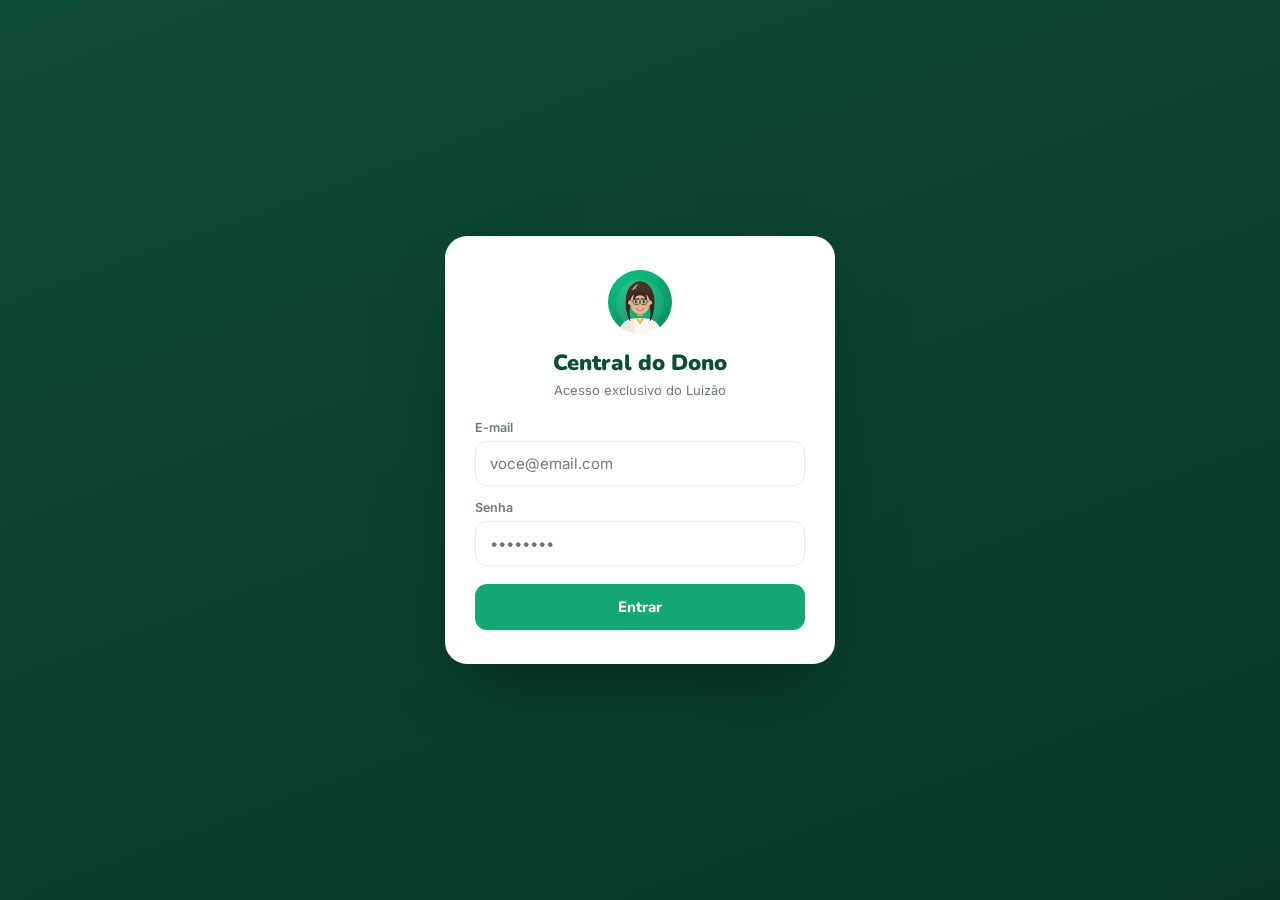
<file: central/index.html>
<!DOCTYPE html>
<html lang="pt-BR"><head><meta charset="UTF-8"><meta name="viewport" content="width=device-width, initial-scale=1.0">
<title>Zélia · Central do Dono</title>
<link rel="preconnect" href="https://fonts.googleapis.com"><link rel="preconnect" href="https://fonts.gstatic.com" crossorigin>
<link href="https://fonts.googleapis.com/css2?family=Nunito:wght@400;600;700;800;900&family=Inter:wght@400;500;600;700&display=swap" rel="stylesheet">
<style>
:root{--verde:#14A673;--wpp:#25D366;--verde-esc:#0C4B35;--verde-claro:#E6F5EE;--ambar:#F6A93B;--ambar-cl:#FFF4E0;
--vermelho:#E5533D;--verm-cl:#FCEBE7;--azul:#3B82C4;--azul-cl:#E7F0F8;--bg:#F3F6F4;--card:#fff;--texto:#1C2926;
--cinza:#6B7B74;--linha:#E7ECE9;--sidebar:#0C4B35;}
*{box-sizing:border-box;margin:0;padding:0}
body{font-family:'Inter',sans-serif;background:var(--bg);color:var(--texto);-webkit-font-smoothing:antialiased}
.nun{font-family:'Nunito',sans-serif}
.app{display:flex;min-height:100vh}
.side{width:246px;flex:none;background:linear-gradient(180deg,var(--sidebar),#083726);color:#dbeee4;display:flex;flex-direction:column;padding:20px 14px;position:sticky;top:0;height:100vh}
.side .brand{display:flex;align-items:center;gap:11px;padding:6px 8px 18px}
.side .brand .ava{width:40px;height:40px;border-radius:50%;flex:none;box-shadow:0 4px 12px -3px rgba(0,0,0,.4)}
.side .brand .nm{font-family:'Nunito';font-weight:900;font-size:19px;color:#fff;line-height:1}
.side .brand .sub{font-size:10.5px;color:#8fc9ae;letter-spacing:.08em;text-transform:uppercase;font-weight:600}
.navsec{font-size:10px;letter-spacing:.14em;text-transform:uppercase;color:#5f9b7f;font-weight:700;margin:16px 10px 6px}
.nav-i{display:flex;align-items:center;gap:11px;padding:10px 12px;border-radius:11px;color:#c4e3d3;font-weight:600;font-size:14.5px;cursor:pointer;transition:background .15s,color .15s;margin-bottom:2px}
.nav-i .ni{font-size:17px;width:20px;text-align:center}
.nav-i:hover{background:rgba(255,255,255,.07);color:#fff}
.nav-i.active{background:var(--verde);color:#fff;box-shadow:0 8px 18px -8px rgba(20,166,115,.7)}
.nav-i .tag{margin-left:auto;background:rgba(255,255,255,.16);border-radius:999px;font-size:11px;padding:1px 8px;font-weight:700}
.side .spacer{flex:1}
.side .logout{color:#9fd3ba;font-size:13px;cursor:pointer;padding:10px 12px;border-radius:11px}
.side .logout:hover{background:rgba(255,255,255,.07);color:#fff}
.main{flex:1;min-width:0;display:flex;flex-direction:column}
.hd{height:70px;background:rgba(255,255,255,.9);backdrop-filter:blur(8px);border-bottom:1px solid var(--linha);display:flex;align-items:center;justify-content:space-between;padding:0 30px;position:sticky;top:0;z-index:20}
.hd h1{font-family:'Nunito';font-weight:900;font-size:22px;color:var(--verde-esc)}
.hd .htitle small{display:block;font-family:'Inter';font-weight:500;font-size:12.5px;color:var(--cinza)}
.hd .me{display:flex;align-items:center;gap:10px}
.hd .me .av{width:38px;height:38px;border-radius:50%;background:linear-gradient(135deg,#14A673,#0C4B35);color:#fff;display:flex;align-items:center;justify-content:center;font-family:'Nunito';font-weight:800;font-size:16px}
.hd .me b{font-size:14px;font-weight:700}.hd .me small{display:block;font-size:11.5px;color:var(--cinza)}
.content{padding:28px 30px 60px}
.screen{display:none}.screen.on{display:block;animation:fade .3s}
@keyframes fade{from{opacity:0;transform:translateY(6px)}to{opacity:1}}
.kpis{display:grid;grid-template-columns:repeat(3,1fr);gap:16px}
@media(max-width:1150px){.kpis{grid-template-columns:repeat(2,1fr)}}
.kpi{background:var(--card);border:1px solid var(--linha);border-radius:18px;padding:18px 18px 14px;box-shadow:0 10px 26px -22px rgba(6,48,31,.5)}
.kpi-top{display:flex;align-items:center;justify-content:space-between}
.kpi-ic{width:40px;height:40px;border-radius:11px;background:var(--verde-claro);display:flex;align-items:center;justify-content:center;font-size:20px}
.kpi-val{font-family:'Nunito';font-weight:900;font-size:30px;color:var(--verde-esc);margin-top:12px;line-height:1}
.kpi-lab{font-size:13px;color:var(--cinza);margin-top:3px;font-weight:500}
.att{display:grid;grid-template-columns:1fr 1fr;gap:16px;margin-top:16px}
@media(max-width:900px){.att{grid-template-columns:1fr}}
.panel{background:var(--card);border:1px solid var(--linha);border-radius:18px;padding:20px;box-shadow:0 10px 26px -22px rgba(6,48,31,.5)}
.att .panel{padding:18px 20px}
.att-title{display:flex;align-items:center;gap:8px;font-family:'Nunito';font-weight:800;color:var(--verde-esc);margin-bottom:10px;font-size:15px}
.att-row{display:flex;align-items:center;justify-content:space-between;padding:11px 0;border-bottom:1px solid var(--linha)}
.att-row:last-child{border-bottom:none}
.att-row b{font-size:14px;font-weight:600;display:block}.att-row small{color:var(--cinza);font-size:12px}
.chip-days{background:var(--ambar-cl);color:#b57611;font-weight:700;font-size:12px;padding:4px 10px;border-radius:999px}
.badge{font-size:12px;font-weight:700;padding:4px 11px;border-radius:999px}
.b-ok{background:var(--verde-claro);color:#0f7a52}.b-info{background:var(--azul-cl);color:#2a6aa0}.b-warn{background:var(--ambar-cl);color:#b57611}.b-crit{background:var(--verm-cl);color:#c0392b}
.pay{font-size:13px;font-weight:600}.pay.ok{color:#0f9d63}.pay.bad{color:#d1442e}.pay.warn{color:#c98a12}.pay.neu{color:#9AA7A1}
.tablewrap{background:var(--card);border:1px solid var(--linha);border-radius:18px;overflow:auto;box-shadow:0 10px 26px -22px rgba(6,48,31,.5)}
table{width:100%;border-collapse:collapse;font-size:13.5px}
thead th{text-align:left;padding:14px 16px;font-size:11.5px;letter-spacing:.04em;text-transform:uppercase;color:#8b968f;font-weight:700;background:#FAFBFA;border-bottom:1px solid var(--linha)}
tbody td{padding:13px 16px;border-bottom:1px solid var(--linha);vertical-align:middle}
tbody tr:last-child td{border-bottom:none}
tbody tr.clk{cursor:pointer;transition:background .12s}tbody tr.clk:hover{background:#F6FAF8}
.cell-emp{display:flex;align-items:center;gap:10px}
.emp-ini{width:30px;height:30px;border-radius:9px;background:var(--verde-claro);color:#0f7a52;font-family:Nunito;font-weight:800;display:flex;align-items:center;justify-content:center;font-size:14px;flex:none}
.mono{font-variant-numeric:tabular-nums;color:#48564f}.center{text-align:center}.muted{color:#8b968f}
.subval{font-size:11px;color:#8b968f;margin-top:2px}
.sec-h{display:flex;align-items:center;justify-content:space-between;margin:26px 0 14px}
.sec-h h2{font-family:'Nunito';font-weight:800;font-size:19px;color:var(--verde-esc)}
.pricehint{background:var(--verde-claro);border:1px solid #bfe6d3;color:#0f7a52;border-radius:10px;font-size:12.5px;font-weight:600;padding:8px 12px;margin-bottom:14px;display:inline-block}
.back{display:inline-flex;align-items:center;gap:6px;color:var(--verde);font-weight:700;font-size:14px;cursor:pointer;margin-bottom:14px;background:none;border:none;font-family:Nunito}
.det-head{background:var(--card);border:1px solid var(--linha);border-radius:18px;padding:22px;display:flex;align-items:center;gap:18px;box-shadow:0 10px 26px -22px rgba(6,48,31,.5);flex-wrap:wrap}
.det-head .big{width:64px;height:64px;border-radius:16px;background:var(--verde-claro);color:#0f7a52;font-family:Nunito;font-weight:900;font-size:28px;display:flex;align-items:center;justify-content:center;flex:none}
.det-head h2{font-family:Nunito;font-weight:900;font-size:22px;color:var(--verde-esc)}
.det-head .meta{color:var(--cinza);font-size:13.5px;margin-top:2px}
.det-actions{margin-left:auto;display:flex;gap:10px;flex-wrap:wrap}
.abtn{border:1px solid var(--linha);background:#fff;border-radius:10px;padding:9px 15px;font-weight:700;font-size:13px;cursor:pointer;font-family:Nunito}
.abtn[disabled]{opacity:.5;cursor:not-allowed}
.abtn.warn{background:var(--ambar-cl);border-color:#f2d59a;color:#b57611}.abtn.crit{background:var(--verm-cl);border-color:#f3c3ba;color:#c0392b}.abtn.pri{background:var(--verde);border-color:var(--verde);color:#fff}
.det-grid{display:grid;grid-template-columns:1.2fr 1fr;gap:16px;margin-top:16px}
@media(max-width:900px){.det-grid{grid-template-columns:1fr}}
.mini{display:flex;justify-content:space-between;padding:10px 0;border-bottom:1px solid var(--linha);font-size:14px}
.mini:last-child{border:none}.mini span{color:var(--cinza)}.mini b{font-weight:600}
.emp-list div{display:flex;align-items:center;gap:10px;padding:9px 0;border-bottom:1px solid var(--linha);font-size:14px}
.emp-list div:last-child{border:none}
.emp-list .ini{width:28px;height:28px;border-radius:50%;background:#EDF2EF;color:#5f6f68;font-weight:700;font-size:12px;display:flex;align-items:center;justify-content:center;font-family:Nunito}
.kanban{display:grid;grid-template-columns:repeat(5,1fr);gap:14px}
@media(max-width:1100px){.kanban{grid-template-columns:repeat(2,1fr)}}
.kcol{background:#EDF2EF;border-radius:16px;padding:12px;min-height:120px}
.khead{display:flex;align-items:center;gap:8px;font-family:Nunito;font-weight:800;font-size:14px;color:var(--verde-esc);padding:4px 4px 12px}
.kdot{width:9px;height:9px;border-radius:50%}.kcount{margin-left:auto;background:#fff;border-radius:999px;font-size:12px;padding:1px 9px;color:var(--cinza)}
.lead{background:#fff;border:1px solid var(--linha);border-radius:12px;padding:11px 12px;margin-bottom:10px;box-shadow:0 4px 12px -10px rgba(0,0,0,.4)}
.lead.paid{border-color:#bfe6d3;background:#F3FBF7}
.lead-top{display:flex;justify-content:space-between;align-items:center}
.lead-top .mono{font-size:12.5px;font-weight:600}.lead-val{font-family:Nunito;font-weight:800;font-size:12.5px;color:var(--verde)}
.lead-meta{font-size:12px;color:var(--cinza);margin-top:5px}.lead-ago{font-size:11px;color:#9AA7A1;margin-top:6px}
.conv{display:grid;grid-template-columns:repeat(4,1fr);gap:16px;margin-bottom:18px}
@media(max-width:900px){.conv{grid-template-columns:repeat(2,1fr)}}
.health{display:grid;grid-template-columns:1fr 1fr;gap:16px}
@media(max-width:900px){.health{grid-template-columns:1fr}}
.hrow{display:flex;align-items:center;justify-content:space-between;padding:13px 0;border-bottom:1px solid var(--linha)}
.hrow:last-child{border:none}.hrow .l{display:flex;align-items:center;gap:11px}
.hrow .ic{width:38px;height:38px;border-radius:10px;background:var(--verde-claro);display:flex;align-items:center;justify-content:center;font-size:18px}
.hrow b{font-size:14px}.hrow small{display:block;color:var(--cinza);font-size:12px}
.seal{font-weight:700;font-size:12px;padding:5px 11px;border-radius:999px}
.seal-ok{background:var(--verde-claro);color:#0f7a52}.seal-warn{background:var(--ambar-cl);color:#b57611}.seal-bad{background:var(--verm-cl);color:#c0392b}
.emptyp{color:var(--cinza);font-size:13.5px;text-align:center;padding:26px 10px}
.placeholder{background:repeating-linear-gradient(45deg,#f7faf8,#f7faf8 10px,#f1f5f2 10px,#f1f5f2 20px);border:1px dashed #d7e2db;border-radius:14px;color:#7a8880;font-size:13px;padding:30px;text-align:center;margin-top:6px}
/* AUTH */
.auth{position:fixed;inset:0;background:linear-gradient(160deg,#0C4B35,#083726);display:flex;align-items:center;justify-content:center;z-index:100;padding:20px}
.auth.hide{display:none}
.card-auth{background:#fff;border-radius:22px;padding:34px 30px;width:100%;max-width:390px;box-shadow:0 30px 70px -30px rgba(0,0,0,.5)}
.card-auth .logo{width:64px;height:64px;border-radius:50%;display:block;margin:0 auto 14px}
.card-auth h1{font-family:Nunito;font-weight:900;font-size:22px;color:var(--verde-esc);text-align:center}
.card-auth p.sub{text-align:center;color:var(--cinza);font-size:13px;margin:4px 0 22px}
.fld{display:block;margin-bottom:14px;font-size:12.5px;font-weight:600;color:var(--cinza)}
.fld input{display:block;width:100%;margin-top:6px;padding:12px 14px;border:1px solid var(--linha);border-radius:11px;font-family:Inter;font-size:15px;color:var(--texto);background:#fff}
.fld input:focus{outline:none;border-color:var(--verde);box-shadow:0 0 0 3px rgba(20,166,115,.12)}
.btn-pri{width:100%;background:var(--verde);color:#fff;border:none;border-radius:12px;padding:13px;font-family:Nunito;font-weight:800;font-size:15px;cursor:pointer;margin-top:4px}
.btn-pri:disabled{opacity:.6;cursor:default}
.auth-err{background:var(--verm-cl);color:#c0392b;border-radius:10px;font-size:13px;padding:9px 12px;margin-bottom:12px;display:none}
.auth-err.on{display:block}
.toast{position:fixed;bottom:24px;left:50%;transform:translateX(-50%);background:var(--verde-esc);color:#fff;padding:12px 20px;border-radius:12px;font-size:14px;font-weight:600;z-index:200;opacity:0;transition:opacity .25s;pointer-events:none}
.toast.on{opacity:1}
.spin{display:inline-block;width:16px;height:16px;border:2.5px solid rgba(255,255,255,.4);border-top-color:#fff;border-radius:50%;animation:sp .7s linear infinite;vertical-align:-3px}
@keyframes sp{to{transform:rotate(360deg)}}
.modal{position:fixed;inset:0;background:rgba(12,40,28,.55);display:none;align-items:center;justify-content:center;z-index:150;padding:20px}
.modal.on{display:flex}
.modal-card{background:#fff;border-radius:18px;padding:26px;width:100%;max-width:400px;box-shadow:0 30px 70px -30px rgba(0,0,0,.5);animation:fade .2s;max-height:calc(100vh - 40px);overflow-y:auto;-webkit-overflow-scrolling:touch}
.modal-card h3{font-family:Nunito;font-weight:900;font-size:19px;color:var(--verde-esc);margin-bottom:6px}
.modal-card p{font-size:14px;color:var(--cinza);margin-bottom:16px;line-height:1.4}
.modal-card .fld{margin-bottom:14px}
.modal-actions{display:flex;gap:10px;margin-top:6px}
.modal-actions button{flex:1;border-radius:11px;padding:12px;font-family:Nunito;font-weight:800;font-size:14px;cursor:pointer;border:1px solid var(--linha)}
.mbtn-cancel{background:#fff;color:var(--cinza)}
.mbtn-ok{background:var(--verde);color:#fff;border-color:var(--verde)}
.mbtn-ok.crit{background:var(--vermelho);border-color:var(--vermelho)}.mbtn-ok.warn{background:var(--ambar);border-color:var(--ambar)}
.mbtn-ok:disabled{opacity:.6;cursor:default}
</style></head><body>

<!-- ===== LOGIN ===== -->
<div class="auth" id="scr-login">
  <div class="card-auth">
    <img class="logo" src="/assets/zelia-avatar.png" alt="Zélia" style="object-fit:cover">
    <h1>Central do Dono</h1>
    <p class="sub">Acesso exclusivo do Luizão</p>
    <div class="auth-err" id="login-err"></div>
    <label class="fld">E-mail<input id="in-login" type="email" autocomplete="username" placeholder="voce@email.com"></label>
    <label class="fld">Senha<input id="in-senha" type="password" autocomplete="current-password" placeholder="••••••••"></label>
    <button class="btn-pri" id="btn-login" onclick="doLogin()">Entrar</button>
  </div>
</div>

<!-- ===== TROCAR SENHA ===== -->
<div class="auth hide" id="scr-troca">
  <div class="card-auth">
    <h1>Crie sua senha</h1>
    <p class="sub">Primeiro acesso — defina uma senha só sua</p>
    <div class="auth-err" id="troca-err"></div>
    <label class="fld">Nova senha (mín. 8)<input id="in-nova" type="password" autocomplete="new-password" placeholder="••••••••"></label>
    <label class="fld">Confirmar<input id="in-nova2" type="password" autocomplete="new-password" placeholder="••••••••"></label>
    <button class="btn-pri" id="btn-troca" onclick="doTroca()">Salvar e entrar</button>
  </div>
</div>

<!-- ===== APP ===== -->
<div class="app" id="scr-app" style="display:none">
  <aside class="side">
    <div class="brand">
      <img class="ava" src="/assets/zelia-avatar.png" alt="Zélia" style="object-fit:cover">
      <div><div class="nm">Zélia</div><div class="sub">Central do Dono</div></div>
    </div>
    <div class="navsec">Negócio</div>
    <div class="nav-i active" data-s="overview"><span class="ni">📊</span> Visão Geral</div>
    <div class="nav-i" data-s="clientes"><span class="ni">🏪</span> Clientes <span class="tag" id="tag-cli">–</span></div>
    <div class="nav-i" onclick="openCortesia()"><span class="ni">🎁</span> Nova degustação</div>
    <div class="nav-i" onclick="openPrecos()"><span class="ni">🧮</span> Tabela de preços</div>
    <div class="nav-i" onclick="abrirSimulador()"><span class="ni">🎬</span> Simulador</div>
    <div class="nav-i" data-s="financeiro"><span class="ni">💳</span> Financeiro</div>
    <div class="nav-i" data-s="funil"><span class="ni">🎯</span> Funil de Leads <span class="tag" id="tag-fun">–</span></div>
    <div class="spacer"></div>
    <div class="navsec">Sistema</div>
    <div class="nav-i" data-s="saude"><span class="ni">🩺</span> Saúde do Sistema</div>
    <div class="nav-i" onclick="openPin()"><span class="ni">🔒</span> Segurança (PIN)</div>
    <div class="logout" onclick="logout()">↩ Sair</div>
  </aside>
  <div class="main">
    <header class="hd">
      <div class="htitle"><h1 id="ptitle">Visão Geral</h1><small id="psub">O raio-x do seu negócio, hoje</small></div>
      <div class="me"><div style="text-align:right"><b id="me-nome">Luizão</b><small>Dono · Zélia</small></div><div class="av" id="me-ini">L</div></div>
    </header>
    <div class="content">
      <section class="screen on" data-screen="overview" id="sc-overview"></section>
      <section class="screen" data-screen="clientes" id="sc-clientes"></section>
      <section class="screen" data-screen="detalhe" id="sc-detalhe"></section>
      <section class="screen" data-screen="financeiro" id="sc-financeiro"></section>
      <section class="screen" data-screen="funil" id="sc-funil"></section>
      <section class="screen" data-screen="saude" id="sc-saude"></section>
    </div>
  </div>
</div>
<div class="toast" id="toast"></div>

<!-- MODAL PIN -->
<div class="modal" id="modal-pin">
  <div class="modal-card">
    <h3>🔒 PIN de segurança</h3>
    <p>O PIN é o 2º fator para ações que mexem no cliente (suspender, cancelar, resetar senha). Se você já tem um, informe o atual para trocar.</p>
    <div class="auth-err" id="pin-err"></div>
    <label class="fld" id="pin-atual-wrap" style="display:none">PIN atual<input id="pin-atual" type="password" inputmode="numeric" maxlength="6" placeholder="••••"></label>
    <label class="fld">Novo PIN (4 a 6 dígitos)<input id="pin-novo" type="password" inputmode="numeric" maxlength="6" placeholder="••••"></label>
    <div class="modal-actions"><button class="mbtn-cancel" onclick="closeModal('modal-pin')">Cancelar</button><button class="mbtn-ok" id="pin-save" onclick="savePin()">Salvar PIN</button></div>
  </div>
</div>

<!-- MODAL AÇÃO -->
<div class="modal" id="modal-acao">
  <div class="modal-card">
    <h3 id="acao-titulo">Confirmar</h3>
    <p id="acao-texto"></p>
    <div class="auth-err" id="acao-err"></div>
    <label class="fld" id="acao-dias-wrap" style="display:none">Dias a adicionar<select id="acao-dias" style="width:100%;padding:11px;border:1px solid var(--linha);border-radius:10px;font-size:15px"><option value="7">+7 dias</option><option value="15" selected>+15 dias</option><option value="30">+30 dias</option></select></label>
    <label class="fld">Seu PIN<input id="acao-pin" type="password" inputmode="numeric" maxlength="6" placeholder="••••"></label>
    <div class="modal-actions"><button class="mbtn-cancel" onclick="closeModal('modal-acao')">Cancelar</button><button class="mbtn-ok" id="acao-ok" onclick="confirmAcao()">Confirmar</button></div>
  </div>
</div>

<!-- MODAL DEGUSTAÇÃO -->
<div class="modal" id="modal-cortesia">
  <div class="modal-card">
    <h3>🎁 Nova degustação</h3>
    <p>Cria uma empresa em teste grátis + o login do comerciante. No fim dos dias, suspende sozinho.</p>
    <div class="auth-err" id="cort-err"></div>
    <div id="cort-form">
      <label class="fld">Nome da empresa (loja)<input id="cort-emp" maxlength="120" placeholder="Ex.: Padaria do João"></label>
      <label class="fld">Nome do comerciante<input id="cort-dono" maxlength="80" placeholder="Ex.: João Silva"></label>
      <label class="fld">WhatsApp do comerciante<input id="cort-wa" inputmode="numeric" placeholder="(71) 99999-9999"></label>
      <label class="fld">E-mail de login <small style="color:var(--cinza)">(opcional — vazio gera automático)</small><input id="cort-login" placeholder="comerciante@email.com"></label>
      <label class="fld">Quantos funcionários ele tem? <small style="color:var(--cinza)">(pro valor certo no fim)</small><input id="cort-func" type="number" min="1" inputmode="numeric" placeholder="Ex.: 8"></label>
      <label class="fld">Dias de degustação<select id="cort-dias" style="width:100%;padding:11px;border:1px solid var(--linha);border-radius:10px;font-size:15px"><option value="15">15 dias</option><option value="30" selected>30 dias</option><option value="7">7 dias</option></select></label>
      <label class="fld">Seu PIN<input id="cort-pin" type="password" inputmode="numeric" maxlength="6" placeholder="••••"></label>
      <div class="modal-actions"><button class="mbtn-cancel" onclick="closeModal('modal-cortesia')">Cancelar</button><button class="mbtn-ok" id="cort-ok" onclick="doCortesia()">Criar degustação</button></div>
    </div>
    <div id="cort-result" style="display:none"></div>
  </div>
</div>

<!-- MODAL TABELA DE PREÇOS -->
<div class="modal" id="modal-precos">
  <div class="modal-card">
    <h3>🧮 Tabela de preços</h3>
    <p>Digite quantos funcionários o cliente tem — o valor sai na hora.</p>
    <label class="fld">Quantos funcionários?<input id="prec-n" type="number" min="1" inputmode="numeric" placeholder="Ex.: 8" oninput="precoCalc()"></label>
    <div id="prec-out" style="font-family:Nunito;font-weight:900;font-size:26px;color:var(--verde-esc);margin:2px 0 14px">—</div>
    <div class="tablewrap"><table><thead><tr><th>Funcionários</th><th style="text-align:right">Valor / mês</th></tr></thead><tbody id="prec-table"></tbody></table></div>
    <p style="font-size:12px;color:var(--cinza);margin-top:10px">Até 5 = R$49 fixo · 6 a 30 = R$9,99/func · 31 a 50 = R$8,99/func · 51+ = R$7,99/func</p>
    <div class="modal-actions"><button class="mbtn-ok" onclick="closeModal('modal-precos')">Fechar</button></div>
  </div>
</div>

<script>
var API='https://giantfalcon-n8n.cloudfy.live/webhook/';
var TOKEN=sessionStorage.getItem('central_token')||'';
var NOME=sessionStorage.getItem('central_nome')||'Luizão';
var titles={overview:['Visão Geral','O raio-x do seu negócio, hoje'],clientes:['Clientes','Todas as empresas que usam a Zélia'],
detalhe:['Detalhe do Cliente','Ficha completa da empresa'],financeiro:['Financeiro','Pagamentos e receita (Mercado Pago)'],
funil:['Funil de Leads','Do primeiro oi ao cliente pago'],saude:['Saúde do Sistema','Canais, templates e alertas']};
var loaded={};

function brl(v){v=Number(v||0);return 'R$ '+v.toFixed(2).replace('.',',').replace(/\B(?=(\d{3})+(?!\d))/g,'.');}
function esc(s){return String(s==null?'':s).replace(/[&<>"]/g,function(c){return {'&':'&amp;','<':'&lt;','>':'&gt;','"':'&quot;'}[c];});}
function ini(s){s=String(s||'?').trim();return (s[0]||'?').toUpperCase();}
function fone(w){w=String(w||'').replace(/\D/g,'');if(w.length>=12){var d=w.slice(2);return '('+d.slice(0,2)+') '+d.slice(2,7)+'-'+d.slice(7);}return w||'—';}
function toast(m){var t=document.getElementById('toast');t.textContent=m;t.classList.add('on');setTimeout(function(){t.classList.remove('on');},2400);}
function mrrChart(hist){
  if(!hist||hist.length<2) return '<div class="placeholder">O gráfico aparece quando houver pelo menos 2 meses de histórico — a Central já começou a guardar um retrato por mês 📈</div>';
  var W=680,H=220,pad=44,n=hist.length;
  var vals=hist.map(function(h){return Number(h.mrr)||0;});
  var max=Math.max.apply(null,vals)*1.15||1;
  var X=function(i){return pad+(W-pad-12)*(i/(n-1));},Y=function(v){return H-28-(H-50)*(v/max);};
  var pts=hist.map(function(h,i){return X(i)+','+Y(Number(h.mrr)||0);}).join(' ');
  var dots=hist.map(function(h,i){return '<circle cx="'+X(i)+'" cy="'+Y(Number(h.mrr)||0)+'" r="4" fill="#14A673"><title>'+esc(h.mes)+': '+brl(h.mrr)+'</title></circle>';}).join('');
  var labs=hist.map(function(h,i){return '<text x="'+X(i)+'" y="'+(H-8)+'" fill="#9AA7A1" font-size="11" text-anchor="middle">'+esc(h.mes)+'</text>';}).join('');
  return '<svg viewBox="0 0 '+W+' '+H+'" style="width:100%;height:auto;margin-top:8px"><polyline points="'+pts+'" fill="none" stroke="#14A673" stroke-width="2.5" stroke-linecap="round" stroke-linejoin="round"/>'+dots+labs+'</svg>';
}

async function api(path,body){
  var r=await fetch(API+path,{method:'POST',headers:{'Content-Type':'application/json'},body:JSON.stringify(Object.assign({token:TOKEN},body||{}))});
  if(r.status===401){logout();throw new Error('sessao');}
  return r.json();
}

// ---------- AUTH ----------
async function doLogin(){
  var b=document.getElementById('btn-login'),e=document.getElementById('login-err');e.classList.remove('on');
  var login=document.getElementById('in-login').value.trim(),senha=document.getElementById('in-senha').value;
  if(!login||!senha){e.textContent='Preencha e-mail e senha.';e.classList.add('on');return;}
  b.disabled=true;b.innerHTML='<span class="spin"></span>';
  try{
    var r=await fetch(API+'admin-login',{method:'POST',headers:{'Content-Type':'application/json'},body:JSON.stringify({login:login,senha:senha})});
    var j=await r.json();
    if(!j.ok){e.textContent='E-mail ou senha incorretos.';e.classList.add('on');return;}
    TOKEN=j.token;NOME=j.nome||'Luizão';
    sessionStorage.setItem('central_token',TOKEN);sessionStorage.setItem('central_nome',NOME);
    if(j.senha_provisoria){showTroca();}else{enterApp();}
  }catch(err){e.textContent='Não consegui conectar. Tenta de novo.';e.classList.add('on');}
  finally{b.disabled=false;b.textContent='Entrar';}
}
function showTroca(){document.getElementById('scr-login').classList.add('hide');document.getElementById('scr-troca').classList.remove('hide');}
async function doTroca(){
  var b=document.getElementById('btn-troca'),e=document.getElementById('troca-err');e.classList.remove('on');
  var n1=document.getElementById('in-nova').value,n2=document.getElementById('in-nova2').value;
  if(n1.length<8){e.textContent='A senha precisa de pelo menos 8 caracteres.';e.classList.add('on');return;}
  if(n1!==n2){e.textContent='As senhas não conferem.';e.classList.add('on');return;}
  b.disabled=true;b.innerHTML='<span class="spin"></span>';
  try{
    var j=await api('admin-trocar-senha',{nova_senha:n1});
    if(!j.ok){e.textContent=j.erro||'Não consegui salvar.';e.classList.add('on');return;}
    enterApp();toast('Senha atualizada 💚');
  }catch(err){e.textContent='Não consegui conectar.';e.classList.add('on');}
  finally{b.disabled=false;b.textContent='Salvar e entrar';}
}
function enterApp(){
  document.getElementById('scr-login').classList.add('hide');
  document.getElementById('scr-troca').classList.add('hide');
  document.getElementById('scr-app').style.display='flex';
  document.getElementById('me-nome').textContent=NOME;
  document.getElementById('me-ini').textContent=ini(NOME);
  show('overview');
}
function logout(){sessionStorage.removeItem('central_token');sessionStorage.removeItem('central_nome');TOKEN='';location.reload();}

// ---------- NAV ----------
function show(s){
  document.querySelectorAll('.screen').forEach(function(el){el.classList.toggle('on',el.dataset.screen===s)});
  document.querySelectorAll('.nav-i').forEach(function(el){el.classList.toggle('active',el.dataset.s===s)});
  if(titles[s]){document.getElementById('ptitle').textContent=titles[s][0];document.getElementById('psub').textContent=titles[s][1];}
  window.scrollTo(0,0);
  if(s==='overview')loadOverview();
  if(s==='clientes')loadClientes();
  if(s==='financeiro')loadFinanceiro();
  if(s==='funil')loadFunil();
  if(s==='saude')loadSaude();
}
document.querySelectorAll('.nav-i').forEach(function(el){el.addEventListener('click',function(){show(el.dataset.s)})});
function loadingHTML(){return '<div class="placeholder"><span class="spin" style="border-color:rgba(20,166,115,.3);border-top-color:#14A673"></span> Carregando…</div>';}

// ---------- OVERVIEW ----------
async function loadOverview(){
  var el=document.getElementById('sc-overview');if(loaded.overview){return;}el.innerHTML=loadingHTML();
  try{var d=await api('admin-overview',{});}catch(e){return;}
  loaded.overview=true;
  var kpi=function(ic,val,lab){return '<div class="kpi"><div class="kpi-top"><span class="kpi-ic">'+ic+'</span></div><div class="kpi-val">'+val+'</div><div class="kpi-lab">'+lab+'</div></div>';};
  var kpis='<div class="kpis">'
   +kpi('💰',brl(d.mrr),'MRR (receita recorrente)')
   +kpi('🏪',d.clientes_ativos,'Clientes ativos')
   +kpi('🎁',d.em_trial,'Em teste grátis')
   +kpi('👥',d.func_geridos,'Funcionários geridos')
   +kpi('🎯',brl(d.ticket_medio),'Ticket médio')
   +kpi('⚠️',d.cancelamentos_mes,'Cancelamentos no mês')
   +'</div>';
  var trials=(d.trials_acabando||[]).map(function(t){return '<div class="att-row"><div><b>'+esc(t.empresa)+'</b><small>'+esc(t.dono||'')+' · '+t.func+' func</small></div><span class="chip-days">'+(t.dias_restantes<=0?'acaba hoje':'faltam '+t.dias_restantes+'d')+'</span></div>';}).join('')||'<div class="emptyp">Nenhum trial acabando essa semana 🎉</div>';
  var atr=(d.pagamentos_atrasados||[]).map(function(p){return '<div class="att-row"><div><b>'+esc(p.empresa)+'</b><small>vencido há '+p.dias_atraso+' dias</small></div><span class="pay bad">'+brl(p.valor)+'</span></div>';}).join('')||'<div class="emptyp">Nenhum pagamento atrasado 💚</div>';
  el.innerHTML=kpis
   +'<div class="panel" style="margin-top:20px"><div class="att-title">📈 Evolução do MRR</div>'+mrrChart(d.mrr_historico)+'</div>'
   +'<div class="att"><div class="panel"><div class="att-title">⏳ Trials acabando <span class="badge b-warn" style="margin-left:auto">'+(d.trials_acabando||[]).length+'</span></div>'+trials+'</div>'
   +'<div class="panel"><div class="att-title">⚠️ Pagamentos atrasados <span class="badge b-crit" style="margin-left:auto">'+(d.pagamentos_atrasados||[]).length+'</span></div>'+atr+'</div></div>';
}

// ---------- CLIENTES ----------
function badgeStatus(s){var m={'Ativo':'b-ok','Trial':'b-info','Suspenso':'b-warn'};return '<span class="badge '+(m[s]||'b-info')+'">'+s+'</span>';}
function payCell(p){var c=p==='Em dia'?'ok':p==='Atrasado'?'bad':'neu';return '<span class="pay '+c+'">'+(p==='—'?'—':'● '+p)+'</span>';}
async function loadClientes(){
  var el=document.getElementById('sc-clientes');if(loaded.clientes){return;}el.innerHTML=loadingHTML();
  try{var d=await api('admin-clientes',{});}catch(e){return;}
  loaded.clientes=true;
  document.getElementById('tag-cli').textContent=d.total;
  var rows=(d.clientes||[]).map(function(c){
    return '<tr class="clk" onclick="openDetalhe(\''+c.id+'\')">'
     +'<td><div class="cell-emp"><span class="emp-ini">'+ini(c.empresa)+'</span><b>'+esc(c.empresa)+'</b></div></td>'
     +'<td>'+esc(c.dono||'—')+'</td><td class="mono">'+fone(c.whatsapp)+'</td><td class="center">'+c.func+'</td>'
     +'<td><b>'+c.valor_fmt+'</b><div class="subval">'+esc(c.subvalor)+'</div></td>'
     +'<td>'+badgeStatus(c.status)+'</td><td>'+payCell(c.pagamento)+'</td><td class="muted">'+esc(c.entrou_em||'')+'</td></tr>';
  }).join('')||'<tr><td colspan="8" class="emptyp">Nenhuma empresa ainda.</td></tr>';
  el.innerHTML='<span class="pricehint">💡 R$9,99/func · mínimo R$49 · degraus 31–50 = R$8,99 · 51–100 = R$7,99</span>'
   +'<div class="sec-h"><h2>'+d.total+' empresas</h2><span class="muted" style="font-size:13px">'+d.ativos+' ativas · '+d.trials+' em teste · '+d.suspensos+' suspensas · MRR '+d.mrr_fmt+'</span></div>'
   +'<div class="tablewrap"><table><thead><tr><th>Empresa</th><th>Dono</th><th>WhatsApp</th><th>Func</th><th>Valor / mês</th><th>Status</th><th>Pagamento</th><th>Entrou em</th></tr></thead><tbody>'+rows+'</tbody></table></div>';
}

// ---------- DETALHE ----------
async function openDetalhe(id){
  show('detalhe');var el=document.getElementById('sc-detalhe');el.innerHTML=loadingHTML();
  try{var d=await api('admin-cliente',{empresa_id:id});}catch(e){return;}
  if(d.erro||!d.empresa){el.innerHTML='<button class="back" onclick="show(\'clientes\')">← Voltar</button><div class="emptyp">Empresa não encontrada.</div>';return;}
  var e=d.empresa,dono=d.dono||{},ass=d.assinatura;
  curDet={id:e.id,nome:e.nome,ativo:e.ativo};
  var funcs=(d.funcionarios||[]).slice(0,6).map(function(f){return '<div><span class="ini">'+ini(f.nome)+'</span><div><b>'+esc(f.nome)+'</b>'+(f.cargo?' · '+esc(f.cargo):'')+'</div></div>';}).join('');
  if((d.func_total||0)>6)funcs+='<div style="color:var(--cinza);justify-content:center">+ '+(d.func_total-6)+' funcionários</div>';
  if(!funcs)funcs='<div class="emptyp">Nenhum funcionário cadastrado.</div>';
  var pgs=(d.pagamentos||[]).map(function(p){var c=['approved','authorized','active'].indexOf(String(p.status).toLowerCase())>=0?'ok':'bad';return '<div class="mini"><span>'+esc(p.data)+'</span><b><span class="pay '+c+'">'+brl(p.valor)+' · '+esc(p.status)+'</span></b></div>';}).join('')||'<div class="emptyp">Sem pagamentos registrados.</div>';
  var assHTML=ass?('<div class="mini"><span>Status Mercado Pago</span><b>'+esc(ass.status)+'</b></div><div class="mini"><span>Último valor</span><b>'+brl(ass.valor)+'</b></div><div class="mini"><span>Em</span><b>'+esc(ass.em)+'</b></div>'):'<div class="emptyp">Sem assinatura vinculada (empresa sem WhatsApp cadastrado ou sem billing).</div>';
  el.innerHTML='<button class="back" onclick="show(\'clientes\')">← Voltar para Clientes</button>'
   +'<div class="det-head"><div class="big">'+ini(e.nome)+'</div><div><h2>'+esc(e.nome)+'</h2>'
   +'<div class="meta">'+esc(dono.nome||'—')+' · '+fone(dono.whatsapp)+' · '+esc(e.plano||'')+' · '+(d.func_total||0)+' funcionários</div></div>'
   +'<div class="det-actions"><button class="abtn pri" onclick="doAcao(\'estender\')">🎁 Estender degustação</button><button class="abtn" onclick="doAcao(\'reset_senha\')">🔑 Resetar senha do dono</button>'
   +(e.ativo?'<button class="abtn warn" onclick="doAcao(\'suspender\')">⏸ Suspender</button><button class="abtn crit" onclick="doAcao(\'cancelar\')">✕ Cancelar</button>':'<button class="abtn pri" onclick="doAcao(\'reativar\')">▶ Reativar</button>')
   +'</div></div>'
   +'<div class="det-grid"><div class="panel"><div class="att-title">💳 Assinatura</div>'+assHTML
   +'<div class="att-title" style="margin-top:18px">Histórico de pagamentos</div>'+pgs+'</div>'
   +'<div class="panel"><div class="att-title">👥 Funcionários ('+(d.func_total||0)+')</div><div class="emp-list">'+funcs+'</div></div></div>';
}

// ---------- FINANCEIRO ----------
async function loadFinanceiro(){
  var el=document.getElementById('sc-financeiro');if(loaded.financeiro){return;}el.innerHTML=loadingHTML();
  try{var d=await api('admin-financeiro',{});}catch(e){return;}
  loaded.financeiro=true;
  var st=function(s){s=String(s).toLowerCase();if(['approved','authorized','active'].indexOf(s)>=0)return '<span class="pay ok">● Aprovado</span>';if(s==='rejected')return '<span class="pay bad">● Recusado</span>';if(s==='pending')return '<span class="pay warn">● Pendente</span>';if(['cancelled','canceled'].indexOf(s)>=0)return '<span class="pay bad">● Cancelado</span>';return '<span class="pay neu">'+esc(s)+'</span>';};
  var rows=(d.historico||[]).map(function(h){return '<tr><td class="muted">'+esc(h.data)+'</td><td class="muted">'+esc(h.ref||'')+'</td><td class="mono">'+brl(h.valor)+'</td><td>'+st(h.status)+'</td></tr>';}).join('')||'<tr><td colspan="4" class="emptyp">Sem eventos de pagamento.</td></tr>';
  el.innerHTML='<div class="kpis" style="grid-template-columns:repeat(3,1fr)">'
   +'<div class="kpi"><div class="kpi-top"><span class="kpi-ic">💰</span></div><div class="kpi-val">'+brl(d.receita_mes)+'</div><div class="kpi-lab">Receita do mês (aprovada)</div></div>'
   +'<div class="kpi"><div class="kpi-top"><span class="kpi-ic">✅</span></div><div class="kpi-val">'+d.aprovados_mes+'</div><div class="kpi-lab">Pagamentos aprovados no mês</div></div>'
   +'<div class="kpi"><div class="kpi-top"><span class="kpi-ic">🚩</span></div><div class="kpi-val">'+brl(d.inadimplencia)+'</div><div class="kpi-lab">Inadimplência em aberto</div></div></div>'
   +'<div class="sec-h"><h2>Histórico de pagamentos</h2></div>'
   +'<div class="tablewrap"><table><thead><tr><th>Data</th><th>Referência</th><th>Valor</th><th>Status</th></tr></thead><tbody>'+rows+'</tbody></table></div>';
}

// ---------- FUNIL ----------
var ESTAGIOS=[['novo','Abertura','#9AA7A1'],['conversando','Descoberta','#3B82C4'],['proposta','Proposta','#F6A93B'],['fechamento','Fechamento','#C77DFF'],['fechado','Pago','#14A673']];
async function loadFunil(){
  var el=document.getElementById('sc-funil');if(loaded.funil){return;}el.innerHTML=loadingHTML();
  try{var d=await api('admin-funil',{});}catch(e){return;}
  loaded.funil=true;document.getElementById('tag-fun').textContent=d.total;
  var byEst={};(d.leads||[]).forEach(function(l){var k=l.estagio||'novo';(byEst[k]=byEst[k]||[]).push(l);});
  var conv=d.total?Math.round(d.fechados/d.total*100):0;
  var kpis='<div class="conv">'
   +'<div class="kpi"><div class="kpi-top"><span class="kpi-ic">💬</span></div><div class="kpi-val">'+d.total+'</div><div class="kpi-lab">Leads (Zélia Vendedora)</div></div>'
   +'<div class="kpi"><div class="kpi-top"><span class="kpi-ic">✅</span></div><div class="kpi-val">'+d.fechados+'</div><div class="kpi-lab">Viraram clientes</div></div>'
   +'<div class="kpi"><div class="kpi-top"><span class="kpi-ic">🎯</span></div><div class="kpi-val">'+conv+'%</div><div class="kpi-lab">Taxa de conversão</div></div>'
   +'<div class="kpi"><div class="kpi-top"><span class="kpi-ic">💵</span></div><div class="kpi-val">'+brl(d.potencial)+'</div><div class="kpi-lab">Potencial no funil</div></div></div>';
  var cols=ESTAGIOS.map(function(es){
    var arr=(byEst[es[0]]||[]);var paid=es[0]==='fechado';
    var cards=arr.slice(0,8).map(function(l){return '<div class="lead'+(paid?' paid':'')+'"><div class="lead-top"><span class="mono">'+fone(l.numero)+'</span><span class="lead-val">'+(l.valor?brl(l.valor)+(paid?' ✓':''):'~')+'</span></div><div class="lead-meta">'+(l.func?l.func+' func':(l.negocio||'—'))+'</div><div class="lead-ago">🕓 '+esc((l.ultimo||'').replace('T',' '))+'</div></div>';}).join('')||'<div class="emptyp" style="padding:14px 4px">—</div>';
    return '<div class="kcol"><div class="khead"><span class="kdot" style="background:'+es[2]+'"></span>'+es[1]+'<span class="kcount">'+arr.length+'</span></div>'+cards+'</div>';
  }).join('');
  el.innerHTML=kpis+'<div class="kanban">'+cols+'</div>';
}

// ---------- SAUDE ----------
async function loadSaude(){
  var el=document.getElementById('sc-saude');if(loaded.saude){return;}el.innerHTML=loadingHTML();
  try{var d=await api('admin-saude',{});}catch(e){return;}
  loaded.saude=true;
  var seal=function(s){var m={'GREEN':'seal-ok','Aprovado':'seal-ok','Em análise':'seal-warn'};return '<span class="seal '+(m[s]||'seal-ok')+'">'+esc(s)+'</span>';};
  var canais=(d.canais||[]).map(function(c){return '<div class="hrow"><div class="l"><span class="ic">🟢</span><div><b>'+esc(c.nome)+'</b><small>'+esc(c.numero)+' · '+esc(c.via)+' · '+esc(c.status)+'</small></div></div>'+seal(c.qualidade)+'</div>';}).join('');
  var temps=(d.templates||[]).map(function(t){return '<div class="hrow"><div class="l"><span class="ic">'+(t.status==='Aprovado'?'✅':'🕓')+'</span><div><b>'+esc(t.nome)+'</b><small>'+esc(t.cat)+'</small></div></div>'+seal(t.status)+'</div>';}).join('');
  var al=(d.alertas||[]).map(function(a){return '<div class="att-row"><div><b>'+esc(a.titulo)+'</b><small>'+esc(a.sub||'')+'</small></div><span class="seal seal-warn">Atenção</span></div>';}).join('')||'<div class="emptyp">Nada a reportar 💚</div>';
  el.innerHTML=(d.parcial?'<span class="pricehint" style="background:var(--ambar-cl);border-color:#f2d59a;color:#b57611">⚠️ Leitura estática nesta fase — a integração ao vivo com a Meta entra na Fase 2.</span>':'')
   +'<div class="health"><div class="panel"><div class="att-title">📱 Canais de WhatsApp</div>'+canais+'</div>'
   +'<div class="panel"><div class="att-title">📄 Templates da Meta</div>'+temps+'</div></div>'
   +'<div class="panel" style="margin-top:16px"><div class="att-title">🔔 Alertas do sistema</div>'+al+'</div>';
}

// ---------- PIN + AÇÕES ----------
var curDet=null, curAcao=null;
function closeModal(id){document.getElementById(id).classList.remove('on');}
function openPin(){var e=document.getElementById('pin-err');e.classList.remove('on');document.getElementById('pin-novo').value='';document.getElementById('pin-atual').value='';document.getElementById('modal-pin').classList.add('on');}
async function savePin(){
  var b=document.getElementById('pin-save'),e=document.getElementById('pin-err');e.classList.remove('on');
  var novo=document.getElementById('pin-novo').value.trim(),atual=document.getElementById('pin-atual').value.trim();
  if(!/^\d{4,6}$/.test(novo)){e.textContent='O PIN deve ter 4 a 6 dígitos.';e.classList.add('on');return;}
  b.disabled=true;b.innerHTML='<span class="spin"></span>';
  try{
    var body={pin:novo};if(atual)body.pin_atual=atual;
    var j=await api('admin-set-pin',body);
    if(!j.ok){e.textContent=(j.erro==='PIN atual incorreto')?'PIN atual incorreto. Se é a 1ª vez, deixe "PIN atual" vazio.':(j.erro||'Não consegui salvar.');e.classList.add('on');document.getElementById('pin-atual-wrap').style.display='block';return;}
    closeModal('modal-pin');toast('PIN salvo 🔒');
  }catch(err){e.textContent='Não consegui conectar.';e.classList.add('on');}
  finally{b.disabled=false;b.textContent='Salvar PIN';}
}
var ACAO_TXT={suspender:['⏸ Suspender empresa','warn','A empresa deixa de acessar até você reativar. Nada é apagado.'],
  cancelar:['✕ Cancelar empresa','crit','A empresa é desativada (cancelamento). Nada é apagado — dá pra reativar depois.'],
  reativar:['▶ Reativar empresa','','A empresa volta a ter acesso.'],
  reset_senha:['🔑 Resetar senha do dono','','Gera uma senha provisória nova e envia pro e-mail do dono; ele troca no próximo acesso.'],
  estender:['🎁 Estender degustação','pri','Soma mais dias ao teste grátis (a partir do prazo atual) e reativa a empresa se estava suspensa.']};
function doAcao(acao){
  if(!curDet)return;curAcao=acao;
  var t=ACAO_TXT[acao]||[acao,'',''];
  document.getElementById('acao-titulo').textContent=t[0];
  document.getElementById('acao-texto').textContent=(t[2]?t[2]+' ':'')+'Empresa: '+curDet.nome+'.';
  var ok=document.getElementById('acao-ok');ok.className='mbtn-ok'+(t[1]?' '+t[1]:'');
  document.getElementById('acao-err').classList.remove('on');document.getElementById('acao-pin').value='';
  document.getElementById('acao-dias-wrap').style.display=(acao==='estender')?'block':'none';
  document.getElementById('modal-acao').classList.add('on');
}
async function confirmAcao(){
  var b=document.getElementById('acao-ok'),e=document.getElementById('acao-err');e.classList.remove('on');
  var pin=document.getElementById('acao-pin').value.trim();
  if(!/^\d{4,6}$/.test(pin)){e.textContent='Informe seu PIN (4 a 6 dígitos).';e.classList.add('on');return;}
  b.disabled=true;b.innerHTML='<span class="spin"></span>';
  try{
    var extra=(curAcao==='estender')?{dias:document.getElementById('acao-dias').value}:{};
    var j=await api('admin-acao',Object.assign({acao:curAcao,empresa_id:curDet.id,pin:pin},extra));
    if(!j.ok){e.textContent=(j.erro==='PIN incorreto')?'PIN incorreto. (Defina/valide em Segurança 🔒)':(j.erro||'Não consegui executar.');e.classList.add('on');return;}
    closeModal('modal-acao');toast('Feito ✓');
    loaded.clientes=false;loaded.overview=false;
    openDetalhe(curDet.id);
  }catch(err){e.textContent='Não consegui conectar.';e.classList.add('on');}
  finally{b.disabled=false;b.textContent='Confirmar';}
}

// ---------- DEGUSTAÇÃO ----------
function openCortesia(){
  document.getElementById('cort-err').classList.remove('on');
  ['cort-emp','cort-dono','cort-wa','cort-login','cort-func','cort-pin'].forEach(function(i){document.getElementById(i).value='';});
  document.getElementById('cort-dias').value='30';
  document.getElementById('cort-form').style.display='';
  document.getElementById('cort-result').style.display='none';
  document.getElementById('modal-cortesia').classList.add('on');
}
async function doCortesia(){
  var b=document.getElementById('cort-ok'),e=document.getElementById('cort-err');e.classList.remove('on');
  var emp=document.getElementById('cort-emp').value.trim(),dono=document.getElementById('cort-dono').value.trim();
  var wa=document.getElementById('cort-wa').value.replace(/\D/g,''),login=document.getElementById('cort-login').value.trim();
  var dias=document.getElementById('cort-dias').value,pin=document.getElementById('cort-pin').value.trim();
  var func=parseInt(document.getElementById('cort-func').value,10);
  if(!emp||!dono){e.textContent='Informe a empresa e o nome do comerciante.';e.classList.add('on');return;}
  if(wa.length<10){e.textContent='WhatsApp inválido.';e.classList.add('on');return;}
  if(!(func>0)){e.textContent='Informe quantos funcionários a empresa tem (pro valor certo na hora de renovar).';e.classList.add('on');return;}
  if(!/^\d{4,6}$/.test(pin)){e.textContent='Informe seu PIN (4 a 6 dígitos).';e.classList.add('on');return;}
  b.disabled=true;b.innerHTML='<span class="spin"></span>';
  try{
    var j=await api('admin-cortesia',{empresa_nome:emp,dono_nome:dono,whatsapp:wa,login:login,dias:dias,qtd_funcionarios:func,pin:pin});
    if(!j.ok){
      var msg=j.motivo==='pin'?'PIN incorreto. (Defina/valide em Segurança 🔒)':j.motivo==='whatsapp_existe'?'Esse WhatsApp já tem conta na Zélia. Use outro número.':'Não consegui criar. Confira os dados.';
      e.textContent=msg;e.classList.add('on');return;
    }
    document.getElementById('cort-form').style.display='none';
    var r=document.getElementById('cort-result');r.style.display='';
    r.innerHTML='<div class="panel" style="background:#E9F7F1;border-color:#14A673"><div class="att-title">✅ Degustação criada — '+esc(emp)+'</div>'
      +'<p style="margin:6px 0 12px">Passe estes dados pro comerciante entrar no painel (<b>zeliaponto.com.br/painel</b>). Vale por <b>'+j.dias+' dias</b>.</p>'
      +'<div class="mini"><span>Login</span><b class="mono">'+esc(j.login)+'</b></div>'
      +'<div class="mini"><span>Senha</span><b class="mono">'+esc(j.senha)+'</b></div>'
      +'<p style="margin-top:12px;color:var(--cinza);font-size:12px">Ele troca a senha no 1º acesso. No fim dos '+j.dias+' dias a empresa suspende sozinha (você reativa na ficha do cliente).</p>'
      +'<div class="modal-actions"><button class="mbtn-ok" onclick="closeModal(\'modal-cortesia\');loaded.clientes=false;loaded.overview=false;toast(\'Degustação criada 🎁\')">Fechar</button></div></div>';
  }catch(err){e.textContent='Não consegui conectar.';e.classList.add('on');}
  finally{b.disabled=false;b.textContent='Criar degustação';}
}
// ---------- TABELA DE PREÇOS ----------
function calcPrecoFront(n){n=parseInt(n,10)||0;if(n<1)return null;if(n<=5)return 49;var u=n<=30?9.99:(n<=50?8.99:7.99);return Math.round(n*u*100)/100;}
function fmtBRL(v){return 'R$ '+Number(v).toFixed(2).replace('.',',');}
function precoCalc(){
  var n=parseInt(document.getElementById('prec-n').value,10),out=document.getElementById('prec-out');
  if(!(n>0)){out.textContent='—';return;}
  var tier=n<=5?'até 5 = R$49 fixo':(n<=30?'R$9,99/func':(n<=50?'R$8,99/func':'R$7,99/func'));
  out.innerHTML=fmtBRL(calcPrecoFront(n))+'<small style="font-weight:600;color:var(--cinza);font-size:12px"> / mês · '+n+' func · '+tier+'</small>';
}
function openPrecos(){
  var refs=[5,6,8,10,12,15,20,30,40,50,60,80,100];
  document.getElementById('prec-table').innerHTML=refs.map(function(n){return '<tr><td>'+(n===5?'1 a 5':n)+'</td><td style="text-align:right;font-weight:700">'+fmtBRL(calcPrecoFront(n))+'</td></tr>';}).join('');
  document.getElementById('prec-n').value='';document.getElementById('prec-out').textContent='—';
  document.getElementById('modal-precos').classList.add('on');
}
// ---------- SIMULADOR (abre o painel da empresa demo, vitalícia — só p/ apresentação) ----------
async function abrirSimulador(){
  try{
    var d=await api('admin-demo-entrar',{});  // login da demo sai do servidor (senha nunca no front) + só super-admin
    if(!d.ok||!d.token){ toast('Não consegui abrir o simulador 🙈'); return; }
    localStorage.setItem('zelia_painel_token',d.token);
    localStorage.setItem('zelia_painel_nome',d.nome||'');
    localStorage.setItem('zelia_painel_empresa',d.empresa||'Padaria Pão Quente');
    toast('Abrindo o simulador 🎬');
    window.open('/painel/','_blank');
  }catch(e){ toast('Sem conexão.'); }
}

// ---------- BOOT ----------
[['in-senha','doLogin'],['in-nova2','doTroca']].forEach(function(p){var el=document.getElementById(p[0]);if(el)el.addEventListener('keydown',function(ev){if(ev.key==='Enter')window[p[1]]();});});
if(TOKEN){ // sessão viva? tenta abrir; se 401, cai no login
  api('admin-overview',{}).then(function(){enterApp();}).catch(function(){});
}
</script>
</body></html>
</file>
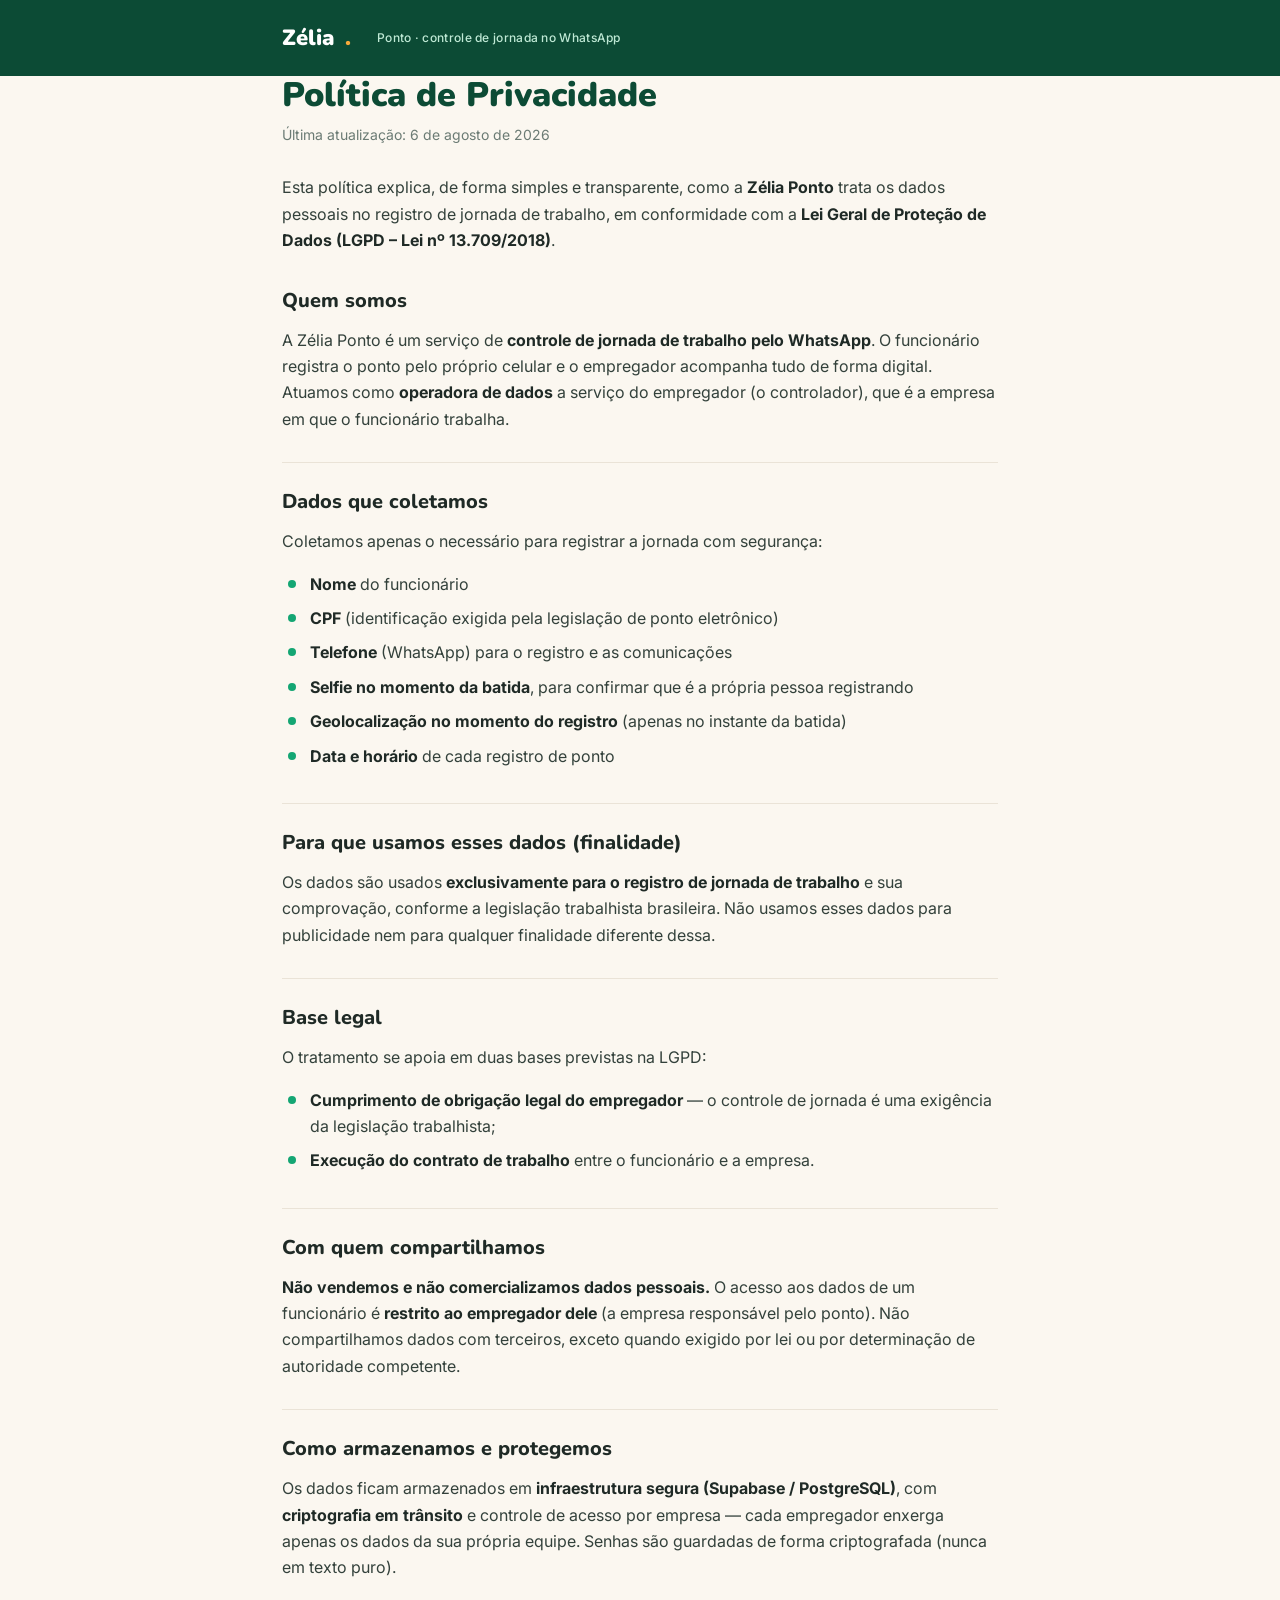
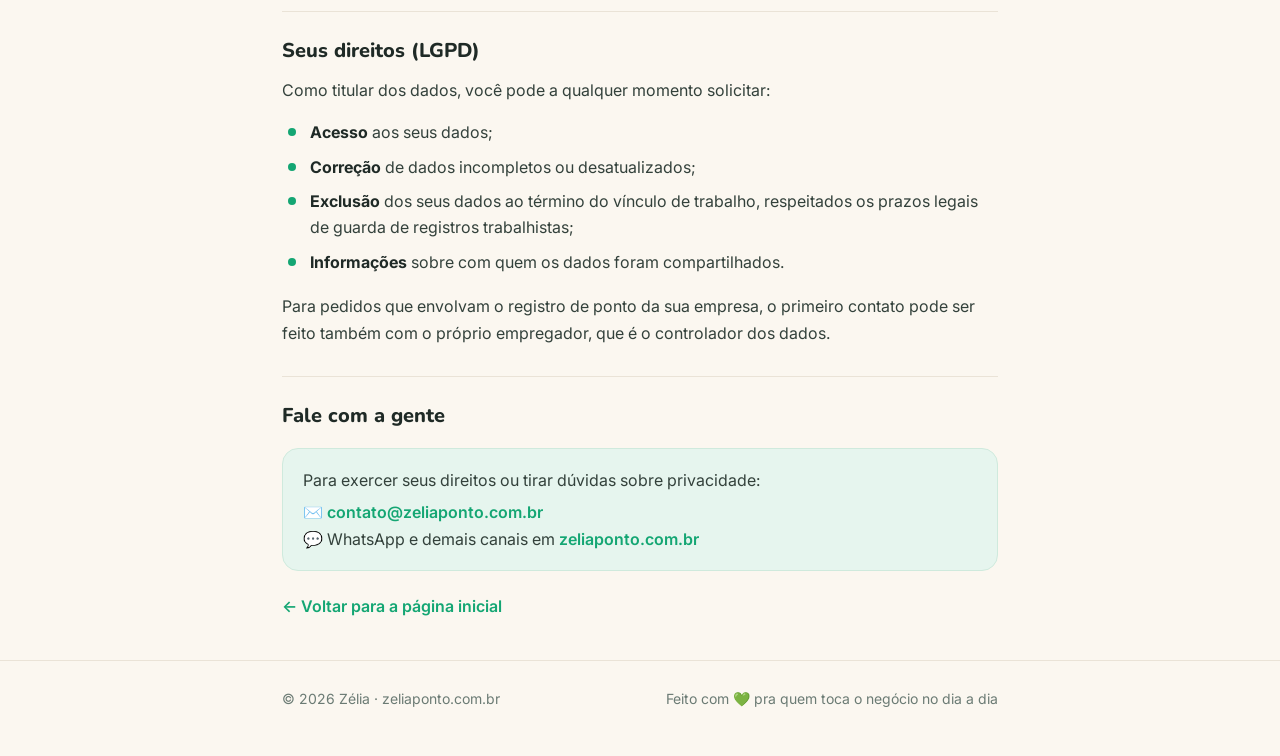
<file: privacidade.html>
<!DOCTYPE html>
<html lang="pt-BR">
<head>
<meta charset="UTF-8">
<meta name="viewport" content="width=device-width, initial-scale=1.0">
<title>Política de Privacidade · Zélia Ponto</title>
<meta name="description" content="Como a Zélia Ponto coleta, usa e protege os dados de registro de jornada, em conformidade com a LGPD.">
<link rel="preconnect" href="https://fonts.googleapis.com">
<link rel="preconnect" href="https://fonts.gstatic.com" crossorigin>
<link href="https://fonts.googleapis.com/css2?family=Nunito:wght@400;600;700;800;900&family=Inter:wght@400;500;600;700&display=swap" rel="stylesheet">
<style>
  :root{
    --verde:#14A673; --verde-esc:#0C4B35; --ambar:#F6A93B; --areia:#FBF7F0; --areia2:#F4EEE3;
    --grafite:#1F2A26; --cinza:#6B7B74; --linha:#eae3d7; --verde-claro:#E6F5EE;
  }
  *{box-sizing:border-box;margin:0;padding:0}
  html{scroll-behavior:smooth}
  body{font-family:'Inter',sans-serif;background:var(--areia);color:var(--grafite);
    -webkit-font-smoothing:antialiased;line-height:1.65}
  a{color:var(--verde);text-decoration:none}
  a:hover{text-decoration:underline}
  .top{background:var(--verde-esc);color:#eafff5;padding:20px 0}
  .wrap{max-width:760px;margin:0 auto;padding:0 22px}
  .brand{display:flex;align-items:center;gap:10px;font-family:'Nunito';font-weight:900;font-size:22px;color:#fff}
  .brand .d{color:var(--ambar)}
  .brand small{font-family:'Inter';font-weight:500;font-size:12px;color:#bfe9d5;letter-spacing:.3px}
  main{padding:44px 0 20px}
  h1{font-family:'Nunito';font-weight:900;font-size:34px;line-height:1.15;color:var(--verde-esc);margin-bottom:8px}
  .upd{color:var(--cinza);font-size:14px;margin-bottom:28px}
  h2{font-family:'Nunito';font-weight:800;font-size:20px;color:var(--grafite);margin:30px 0 10px;
    padding-top:22px;border-top:1px solid var(--linha)}
  h2:first-of-type{border-top:none;padding-top:0}
  p{margin:0 0 12px;color:#33413b}
  ul{margin:6px 0 14px 4px;list-style:none}
  li{position:relative;padding:4px 0 4px 24px;color:#33413b}
  li::before{content:"";position:absolute;left:2px;top:13px;width:8px;height:8px;border-radius:50%;background:var(--verde)}
  strong{color:var(--grafite)}
  .box{background:var(--verde-claro);border:1px solid #cfeadd;border-radius:16px;padding:18px 20px;margin:16px 0}
  .box a{font-weight:600}
  footer{border-top:1px solid var(--linha);margin-top:40px;padding:26px 0 46px;color:var(--cinza);font-size:14px}
  footer .wrap{display:flex;flex-wrap:wrap;gap:10px;justify-content:space-between;align-items:center}
  .back{display:inline-block;margin-top:6px;font-weight:600}
</style>
</head>
<body>
  <header class="top">
    <div class="wrap">
      <a class="brand" href="/">Zélia<span class="d">.</span>&nbsp;<small>Ponto · controle de jornada no WhatsApp</small></a>
    </div>
  </header>

  <main class="wrap">
    <h1>Política de Privacidade</h1>
    <p class="upd">Última atualização: 6 de agosto de 2026</p>

    <p>Esta política explica, de forma simples e transparente, como a <strong>Zélia Ponto</strong> trata os dados pessoais no registro de jornada de trabalho, em conformidade com a <strong>Lei Geral de Proteção de Dados (LGPD – Lei nº 13.709/2018)</strong>.</p>

    <h2>Quem somos</h2>
    <p>A Zélia Ponto é um serviço de <strong>controle de jornada de trabalho pelo WhatsApp</strong>. O funcionário registra o ponto pelo próprio celular e o empregador acompanha tudo de forma digital. Atuamos como <strong>operadora de dados</strong> a serviço do empregador (o controlador), que é a empresa em que o funcionário trabalha.</p>

    <h2>Dados que coletamos</h2>
    <p>Coletamos apenas o necessário para registrar a jornada com segurança:</p>
    <ul>
      <li><strong>Nome</strong> do funcionário</li>
      <li><strong>CPF</strong> (identificação exigida pela legislação de ponto eletrônico)</li>
      <li><strong>Telefone</strong> (WhatsApp) para o registro e as comunicações</li>
      <li><strong>Selfie no momento da batida</strong>, para confirmar que é a própria pessoa registrando</li>
      <li><strong>Geolocalização no momento do registro</strong> (apenas no instante da batida)</li>
      <li><strong>Data e horário</strong> de cada registro de ponto</li>
    </ul>

    <h2>Para que usamos esses dados (finalidade)</h2>
    <p>Os dados são usados <strong>exclusivamente para o registro de jornada de trabalho</strong> e sua comprovação, conforme a legislação trabalhista brasileira. Não usamos esses dados para publicidade nem para qualquer finalidade diferente dessa.</p>

    <h2>Base legal</h2>
    <p>O tratamento se apoia em duas bases previstas na LGPD:</p>
    <ul>
      <li><strong>Cumprimento de obrigação legal do empregador</strong> — o controle de jornada é uma exigência da legislação trabalhista;</li>
      <li><strong>Execução do contrato de trabalho</strong> entre o funcionário e a empresa.</li>
    </ul>

    <h2>Com quem compartilhamos</h2>
    <p><strong>Não vendemos e não comercializamos dados pessoais.</strong> O acesso aos dados de um funcionário é <strong>restrito ao empregador dele</strong> (a empresa responsável pelo ponto). Não compartilhamos dados com terceiros, exceto quando exigido por lei ou por determinação de autoridade competente.</p>

    <h2>Como armazenamos e protegemos</h2>
    <p>Os dados ficam armazenados em <strong>infraestrutura segura (Supabase / PostgreSQL)</strong>, com <strong>criptografia em trânsito</strong> e controle de acesso por empresa — cada empregador enxerga apenas os dados da sua própria equipe. Senhas são guardadas de forma criptografada (nunca em texto puro).</p>

    <h2>Seus direitos (LGPD)</h2>
    <p>Como titular dos dados, você pode a qualquer momento solicitar:</p>
    <ul>
      <li><strong>Acesso</strong> aos seus dados;</li>
      <li><strong>Correção</strong> de dados incompletos ou desatualizados;</li>
      <li><strong>Exclusão</strong> dos seus dados ao término do vínculo de trabalho, respeitados os prazos legais de guarda de registros trabalhistas;</li>
      <li><strong>Informações</strong> sobre com quem os dados foram compartilhados.</li>
    </ul>
    <p>Para pedidos que envolvam o registro de ponto da sua empresa, o primeiro contato pode ser feito também com o próprio empregador, que é o controlador dos dados.</p>

    <h2>Fale com a gente</h2>
    <div class="box">
      <p style="margin-bottom:6px">Para exercer seus direitos ou tirar dúvidas sobre privacidade:</p>
      <p style="margin:0">✉️ <a href="mailto:contato@zeliaponto.com.br">contato@zeliaponto.com.br</a><br>
      💬 WhatsApp e demais canais em <a href="/">zeliaponto.com.br</a></p>
    </div>

    <a class="back" href="/">← Voltar para a página inicial</a>
  </main>

  <footer>
    <div class="wrap">
      <span>© 2026 Zélia · zeliaponto.com.br</span>
      <span>Feito com 💚 pra quem toca o negócio no dia a dia</span>
    </div>
  </footer>
</body>
</html>
</file>
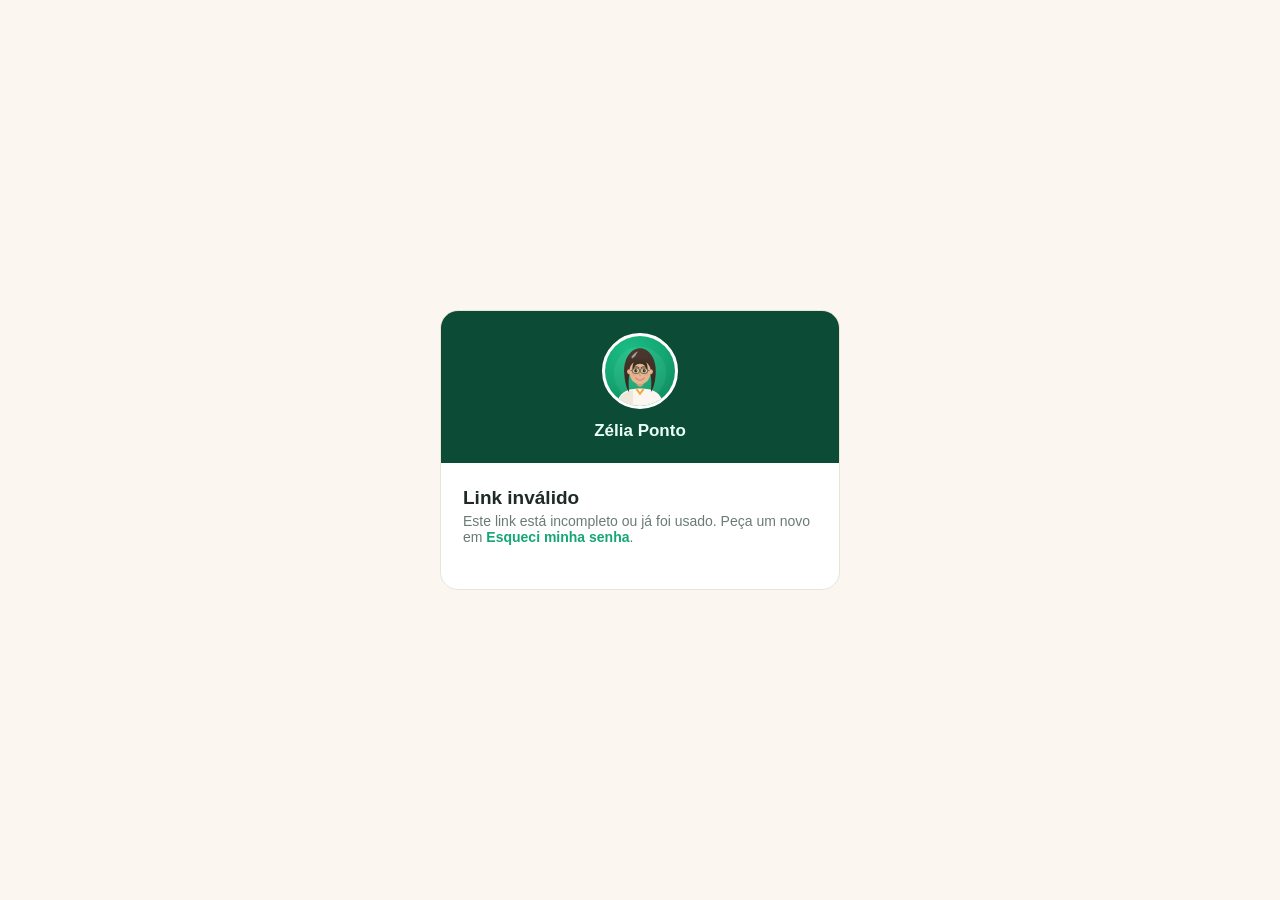
<file: painel/nova-senha.html>
<!doctype html>
<html lang="pt-BR">
<head>
<meta charset="utf-8">
<meta name="viewport" content="width=device-width, initial-scale=1, viewport-fit=cover">
<title>Nova senha · Painel Zélia</title>
<link rel="icon" href="../zelia.svg">
<style>
  :root{ --verde:#0C4B35; --verde2:#14A673; --bg:#FBF7F0; --card:#fff; --txt:#1F2A26; --muted:#6B7B74; --erro:#c0392b; }
  *{ box-sizing:border-box; }
  body{ margin:0; font-family:-apple-system,Segoe UI,Roboto,Arial,sans-serif; background:var(--bg); color:var(--txt);
    min-height:100vh; display:flex; align-items:center; justify-content:center; padding:24px; }
  .card{ width:100%; max-width:400px; background:var(--card); border:1px solid #eae3d7; border-radius:18px; overflow:hidden; }
  .head{ background:var(--verde); text-align:center; padding:22px 0; }
  .head img{ width:76px; height:76px; border-radius:50%; border:3px solid #fff; background:#fff; }
  .head .t{ color:#eafff5; font-weight:bold; margin-top:8px; font-size:17px; }
  .body{ padding:24px 22px 26px; }
  h1{ font-size:19px; margin:0 0 4px; }
  .sub{ color:var(--muted); font-size:14px; margin:0 0 18px; }
  label{ display:block; font-size:14px; margin:12px 0 5px; }
  .txt{ width:100%; padding:12px 14px; border:1px solid #d9d2c6; border-radius:12px; font-size:16px; background:#fff; }
  .txt:focus{ outline:none; border-color:var(--verde2); }
  .btn{ width:100%; margin-top:18px; padding:13px; border:none; border-radius:12px; background:var(--verde2); color:#fff;
    font-size:16px; font-weight:bold; cursor:pointer; }
  .btn:disabled{ opacity:.6; cursor:default; }
  .err{ color:var(--erro); font-size:14px; min-height:18px; margin-top:8px; }
  .ok{ text-align:center; }
  .ok .big{ font-size:40px; }
  a.link{ color:var(--verde2); font-weight:bold; text-decoration:none; }
  .hide{ display:none; }
</style>
</head>
<body>
  <div class="card">
    <div class="head"><img src="https://zeliaponto.com.br/assets/zelia-avatar.png" alt="Zélia" onerror="this.src='../zelia.svg'"><div class="t">Zélia Ponto</div></div>
    <div class="body">
      <div id="form-wrap">
        <h1>Criar nova senha</h1>
        <p class="sub">Escolha uma senha nova pro seu painel.</p>
        <label>Nova senha</label>
        <input id="s1" class="txt" type="password" autocomplete="new-password" placeholder="Mínimo 6 caracteres">
        <label>Confirmar senha</label>
        <input id="s2" class="txt" type="password" autocomplete="new-password" placeholder="Repita a senha">
        <div class="err" id="err"></div>
        <button class="btn" id="salvar" onclick="salvar()">Salvar senha</button>
      </div>
      <div id="ok-wrap" class="ok hide">
        <div class="big">✅</div>
        <h1>Senha alterada!</h1>
        <p class="sub">Pronto, sua senha foi atualizada.</p>
        <p><a class="link" href="./">Ir para o login</a></p>
      </div>
    </div>
  </div>
<script>
  var EP_NOVA = "https://giantfalcon-n8n.cloudfy.live/webhook/zelia-dono-nova-senha";
  function token(){ return new URLSearchParams(location.search).get("token") || ""; }
  function el(id){ return document.getElementById(id); }
  window.addEventListener("DOMContentLoaded", function(){
    if(!/^[0-9a-fA-F]{64}$/.test(token())){
      el("form-wrap").innerHTML = '<h1>Link inválido</h1><p class="sub">Este link está incompleto ou já foi usado. Peça um novo em <a class="link" href="./">Esqueci minha senha</a>.</p>';
    }
  });
  async function salvar(){
    var s1 = el("s1").value, s2 = el("s2").value, err = el("err"); err.textContent = "";
    if(s1.length < 6){ err.textContent = "A senha precisa de pelo menos 6 caracteres."; return; }
    if(s1 === "123"){ err.textContent = 'Escolha uma senha menos óbvia.'; return; }
    if(s1 !== s2){ err.textContent = "As senhas não são iguais."; return; }
    el("salvar").disabled = true;
    var d = {};
    try{
      var r = await fetch(EP_NOVA, { method:"POST", headers:{ "Content-Type":"application/json" },
        body: JSON.stringify({ token: token(), nova_senha: s1 }) });
      d = await r.json().catch(function(){ return {}; });
    }catch(e){ err.textContent = "Sem conexão. Tente de novo."; el("salvar").disabled = false; return; }
    if(d.ok){ el("form-wrap").classList.add("hide"); el("ok-wrap").classList.remove("hide"); return; }
    el("salvar").disabled = false;
    var m = { invalido:"Este link expirou ou já foi usado. Peça um novo.", senha_fraca:"Escolha uma senha mais forte (mín. 6 caracteres)." }[d.motivo];
    err.textContent = m || "Não foi possível salvar. Tente novamente.";
  }
</script>
</body>
</html>
</file>
<file: app/style.css>
/* ===================== REDESIGN FIGMA — fundação (fontes self-hosted + ícones de linha) ===================== */
@font-face{font-family:"Inter";src:url("fonts/inter.woff2") format("woff2");font-weight:400 700;font-style:normal;font-display:swap}
@font-face{font-family:"Poppins";src:url("fonts/poppins-600.woff2") format("woff2");font-weight:600;font-style:normal;font-display:swap}
@font-face{font-family:"Sora";src:url("fonts/sora-800.woff2") format("woff2");font-weight:800;font-style:normal;font-display:swap}
/* ícone de linha inline (svg) — stroke currentColor, herda a cor do contexto */
.ic{display:inline-block;vertical-align:middle;flex:none}
.ic svg,svg.ic{display:block;width:100%;height:100%;fill:none;stroke:currentColor;stroke-width:1.7;stroke-linecap:round;stroke-linejoin:round}

:root{
  --teal:#0B2A33; --orange:#E1592A; --orange-d:#C64A20; --navy:#1F2A3A;
  --body:#EDEEF0; --card:#FFFFFF; --ink:#25303F; --muted:#7A828E;
  --green:#2E9E6B; --amber:#E7A21F; --blue:#2E7CB6; --red:#D5483B;
  --bb-bg:#D9EAF6; --bb-tx:#1C6396; --bg-bg:#DDF1E6; --bg-tx:#1E7A4E; --br-bg:#F7D9D5; --br-tx:#B23A2E;
}
*{box-sizing:border-box;-webkit-tap-highlight-color:transparent;margin:0;padding:0}
html,body{height:100%}
body{background:var(--body);color:var(--ink);
  font-family:"Inter",-apple-system,system-ui,"Segoe UI",Roboto,sans-serif;
  -webkit-font-smoothing:antialiased;overscroll-behavior:none}
#app{max-width:520px;margin:0 auto;min-height:100dvh;display:flex;flex-direction:column}
.screen{flex:1;display:none;flex-direction:column;min-height:100dvh}
.screen.active{display:flex}
.center{align-items:center;justify-content:center;text-align:center;padding:32px 24px;gap:16px;background:var(--body)}
h1{font-size:25px;font-weight:700;color:var(--ink)} h2{font-size:22px;font-weight:700;color:var(--ink)}
.center p{font-size:16px;color:var(--muted);line-height:1.5;max-width:340px} .center .big{font-size:17px;color:var(--ink)}
.logo{width:76px;height:76px;border-radius:22px;background:var(--teal);display:flex;align-items:center;justify-content:center}
.logo svg{width:40px;height:40px;stroke:var(--orange);fill:none;stroke-width:2.2;stroke-linecap:round;stroke-linejoin:round}
.avatar-lg{width:92px;height:92px;border-radius:26px;overflow:hidden;box-shadow:0 8px 20px -8px rgba(11,42,51,.5)}
.avatar-lg img{width:100%;height:100%;display:block}
.name-wrap{display:flex;align-items:center;gap:9px}
.avatar-sm{width:28px;height:28px;border-radius:50%;overflow:hidden;flex-shrink:0}
.avatar-sm img{width:100%;height:100%;display:block}
.result-ic{width:84px;height:84px;border-radius:50%;display:flex;align-items:center;justify-content:center;font-size:44px}
.ric-ok{background:var(--bg-bg)} .ric-off{background:#FDEBD8} .ric-err{background:var(--br-bg)}
.field{width:100%;max-width:360px;text-align:left}
.field label{display:block;font-size:13px;font-weight:600;color:var(--muted);margin:0 0 6px 4px}
input.txt{width:100%;height:54px;border:1.5px solid #D9DCE1;border-radius:14px;background:#fff;padding:0 16px;
  font-size:18px;font-weight:600;color:var(--ink)}
input.txt:focus{outline:none;border-color:var(--orange)}
.pw-wrap{position:relative;width:100%}
.pw-wrap input.txt{padding-right:50px}
.pw-eye{position:absolute;right:8px;top:50%;transform:translateY(-50%);background:none;border:none;padding:8px;cursor:pointer;color:var(--muted);display:flex}
.pw-eye svg{width:22px;height:22px;stroke:currentColor;fill:none;stroke-width:2;stroke-linecap:round;stroke-linejoin:round}
.btn{appearance:none;border:none;border-radius:14px;padding:17px;font-size:18px;font-weight:700;width:100%;max-width:360px;
  cursor:pointer;background:var(--orange);color:#fff}
.btn:active{transform:scale(.98)} .btn:disabled{filter:brightness(.85);cursor:not-allowed}
.btn.ghost{background:#fff;color:var(--ink);border:1.5px solid #D9DCE1}
.linkbtn{background:none;border:none;color:var(--muted);font-size:15px;font-weight:600;cursor:pointer;text-decoration:underline}
.hint{font-size:13px;color:var(--muted)}
.err{font-size:14px;color:var(--red);font-weight:600;min-height:18px}
.spinner{width:46px;height:46px;border:4px solid #DCDFE3;border-top-color:var(--orange);border-radius:50%;animation:spin 1s linear infinite}
@keyframes spin{to{transform:rotate(360deg)}}

/* header petróleo */
.hdr{background:var(--teal);color:#fff;padding:calc(env(safe-area-inset-top) + 16px) 20px 30px}
.topbar{display:flex;align-items:center;justify-content:space-between;height:32px}
.topbar .name{font-size:20px;font-weight:700;letter-spacing:.03em}
.iconbtn{background:none;border:none;padding:0;cursor:pointer}
.ico{width:24px;height:24px;stroke:#fff;fill:none;stroke-width:2;stroke-linecap:round;stroke-linejoin:round}
.hello{font-size:27px;font-weight:700;margin-top:14px}
.subtle{color:#A9BEC2;font-size:13.5px;margin-top:3px}
.badge{background:var(--orange);color:#fff;font-weight:700;font-size:12.5px;border-radius:20px;padding:5px 12px}
.badge.zero{display:none}

.body{flex:1;background:var(--body);border-radius:26px 26px 0 0;margin-top:-18px;
  padding:20px 16px calc(env(safe-area-inset-bottom) + 8px);position:relative}
.card{background:var(--card);border-radius:20px;padding:18px}
.clock{text-align:center;padding:18px}
.clock .st{display:inline-flex;align-items:center;gap:7px;font-size:12.5px;font-weight:600;letter-spacing:.1em;text-transform:uppercase;color:var(--muted)}
.dot{width:9px;height:9px;border-radius:50%;background:var(--muted)} .dot.on{background:var(--green)} .dot.off{background:var(--red)}
.clock .big{font-size:44px;font-weight:700;color:var(--ink);font-variant-numeric:tabular-nums;margin-top:4px;line-height:1}
.clock .since{font-size:13px;color:var(--muted);margin-top:8px}
.sec{font-size:13px;font-weight:700;color:var(--ink);margin:22px 4px 12px}
.grid{display:grid;grid-template-columns:1fr 1fr;gap:12px}
.btn-ponto{border:none;border-radius:18px;padding:16px 14px;color:#fff;font-weight:700;font-size:17px;
  display:flex;flex-direction:column;gap:10px;min-height:98px;cursor:pointer;text-align:left;transition:transform .06s,filter .2s}
.btn-ponto:active{transform:scale(.97)} .btn-ponto:disabled{filter:grayscale(.7) brightness(.78);cursor:not-allowed}
.btn-ponto svg{width:26px;height:26px;stroke:#fff;fill:none;stroke-width:2;stroke-linecap:round;stroke-linejoin:round}
.b-entrada{background:var(--green)} .b-pausa{background:var(--amber)} .b-retorno{background:var(--blue)} .b-saida{background:var(--red)}
.info-box{background:#FBEFE9;color:#8A4526;border-radius:14px;padding:14px 16px;font-size:13.5px;margin-top:16px;line-height:1.45}
.pend-hint{font-size:13px;color:var(--muted);margin-top:12px;padding:0 4px}
.tabs{display:flex;justify-content:space-around;align-items:center;background:var(--card);border-radius:20px;padding:12px 8px;margin-top:22px}
.tab{display:flex;flex-direction:column;align-items:center;gap:4px;font-size:11px;font-weight:600;color:#A6ACB5;background:none;border:none;cursor:pointer}
.tab svg{width:23px;height:23px;stroke:#A6ACB5;fill:none;stroke-width:2;stroke-linecap:round;stroke-linejoin:round}
.tab.on{color:var(--orange)} .tab.on svg{stroke:var(--orange)}

/* câmera */
#cam-video{width:100%;border-radius:0;background:#000;aspect-ratio:3/4;object-fit:cover;transform:scaleX(-1)}
.cam-body{flex:1;background:var(--body);padding:18px 16px calc(env(safe-area-inset-bottom) + 12px);display:flex;flex-direction:column;gap:14px}

/* empresas / registros */
.list{width:100%;max-width:360px;display:flex;flex-direction:column;gap:10px}
.item{background:var(--card);border:1.5px solid #E4E6E9;border-radius:14px;padding:16px;font-size:17px;font-weight:600;color:var(--ink);text-align:left;cursor:pointer}
.item:active{border-color:var(--orange)}
.stats{display:grid;grid-template-columns:1fr 1fr 1fr;gap:9px;margin-top:20px}
.stat{background:var(--orange);border-radius:16px;padding:12px 10px;color:#fff}
.stat .k{font-size:11px;color:#FBE3D8;font-weight:600;line-height:1.2}
.stat .v{font-size:18px;font-weight:700;margin-top:8px;font-variant-numeric:tabular-nums}
.mnav{display:flex;align-items:center;justify-content:center;gap:16px;margin-top:18px}
.mnav .pill{background:var(--navy);color:#fff;font-weight:700;font-size:15px;padding:9px 22px;border-radius:22px}
.mnav button{background:none;border:none;cursor:pointer} .mnav svg{width:22px;height:22px;stroke:#fff;fill:#fff}
.day{background:var(--card);border-radius:18px;padding:16px;margin-top:12px}
.day .r1{display:flex;align-items:center;justify-content:space-between}
.day .date{font-size:18px;font-weight:700;color:var(--ink)}
.bd{font-size:12px;font-weight:700;padding:5px 12px;border-radius:14px}
.bd-work{background:var(--bb-bg);color:var(--bb-tx)} .bd-done{background:var(--bg-bg);color:var(--bg-tx)} .bd-miss{background:var(--br-bg);color:var(--br-tx)}
.punches{display:grid;grid-template-columns:1fr 1fr;gap:6px 14px;margin-top:12px}
.pu{display:flex;align-items:center;justify-content:space-between;font-size:13.5px;color:var(--ink)}
.pu .t{color:#59616C} .pu .v{font-weight:700;font-variant-numeric:tabular-nums} .pu .v.dash{color:#B7BDC5;font-weight:600}
.pu .warn{color:var(--amber)}
.saldo{margin-top:12px;font-size:13.5px;font-weight:700} .saldo.neg{color:var(--red)} .saldo.pos{color:var(--green)}

.toast{position:fixed;left:50%;bottom:26px;transform:translateX(-50%);background:var(--navy);color:#fff;padding:12px 18px;border-radius:14px;
  font-size:15px;max-width:90%;text-align:center;opacity:0;pointer-events:none;transition:opacity .25s;z-index:50}
.toast.show{opacity:1}
canvas{display:none}

/* ===================== HOME v2 (bater ponto) ===================== */
:root{--z-verde:#14A673;--z-verde-esc:#0C4B35;--z-verde-cl:#E6F5EE;--z-ambar:#F6A93B;--z-ambar-cl:#FFF4E0;
  --z-bg:#EEF4F0;--z-cinza:#6B7B74;--z-linha:#E7ECE9;--z-track:#E2E9E5;}
/* fundo claro + chrome compartilhado (home, registros, mais, sucesso) */
#s-home,#s-registros,#s-mais,#s-config,#s-conexao{background:radial-gradient(120% 80% at 15% 0%,#e6f5ee 0%,#eef4f0 45%,#e9f2ec 100%)}
.appbar{display:flex;align-items:center;justify-content:space-between;
  padding:calc(env(safe-area-inset-top) + 10px) 18px 4px;flex:none}
.zlogo{display:flex;align-items:center;gap:8px}
.zdot{width:26px;height:26px;border-radius:50%;background:conic-gradient(from 0deg,#14A673,#25D366,#14A673);
  display:flex;align-items:center;justify-content:center;color:#fff;font-weight:800;font-size:14px}
.zlogo b{font-weight:800;font-size:18px;color:var(--z-verde-esc)}
.zlogo b span{color:var(--z-ambar)}
.avrow{display:flex;align-items:center;gap:10px}
.net{display:inline-flex;align-items:center;gap:5px;font-size:11px;font-weight:600;color:var(--z-cinza)}
.net .dot{width:8px;height:8px}
.av{width:34px;height:34px;border-radius:50%;background:linear-gradient(135deg,#14A673,#0C4B35);color:#fff;
  border:none;display:flex;align-items:center;justify-content:center;font-weight:800;font-size:12.5px;cursor:pointer}
.hbody{flex:1;overflow-y:auto;padding:4px 18px 10px;display:flex;flex-direction:column}
#s-home .greet{font-weight:800;font-size:17px;color:var(--z-verde-esc)}
#s-home .greet small{display:block;font-weight:500;color:var(--z-cinza);font-size:12px;margin-top:1px}
#s-home .clock{text-align:center;margin:10px 0 0;padding:0}
#s-home .clock .t{font-weight:800;font-size:50px;color:var(--z-verde-esc);letter-spacing:-.02em;line-height:1;font-variant-numeric:tabular-nums}
#s-home .status{display:inline-flex;align-items:center;gap:6px;margin-top:9px;font-weight:700;font-size:12px;padding:6px 13px;border-radius:999px;line-height:1.2}
#s-home .status.wait{background:var(--z-ambar-cl);color:#b57611}
#s-home .status.go{background:var(--z-verde-cl);color:#0f7a52}
/* botão redondo gigante */
#s-home .bigwrap{display:flex;flex-direction:column;align-items:center;gap:11px;margin:16px 0 2px}
#s-home .bigbtn{width:168px;height:168px;border-radius:50%;position:relative;display:flex;align-items:center;justify-content:center;
  background:none;border:none;padding:0;cursor:pointer}
#s-home .bigbtn:active{transform:scale(.97)}
#s-home .bigbtn .ring{position:absolute;inset:-8px;border-radius:50%;border:3px dashed var(--z-verde);opacity:.5;animation:spin 10s linear infinite}
#s-home .bigbtn.off .ring{border-style:solid;border-color:#cdd8d2;border-top-color:var(--z-verde);opacity:.9;animation:spin 1s linear infinite}
#s-home .bigbtn .core{width:150px;height:150px;border-radius:50%;border:6px solid #fff;
  background:radial-gradient(120% 120% at 30% 20%,#1cc188,#14A673 55%,#0f8a5f);
  display:flex;flex-direction:column;align-items:center;justify-content:center;color:#fff;
  box-shadow:0 20px 40px -16px rgba(20,166,115,.8)}
#s-home .bigbtn .core.locked{background:radial-gradient(120% 120% at 30% 20%,#b8c5bf,#9fb0a8 60%,#8ea097);
  box-shadow:0 14px 30px -18px rgba(90,110,100,.7)}
#s-home .bigbtn .core .cam{font-size:40px;line-height:1}
#s-home .bigbtn .core .lb{font-weight:800;font-size:15px;margin-top:5px;text-align:center;padding:0 8px}
#s-home .loc{display:flex;align-items:center;justify-content:center;gap:6px;font-size:12px;color:#3a4a43;font-weight:600;text-align:center}
#s-home .loc .ok{color:var(--z-verde)} #s-home .loc .warn{color:#b57611}
#s-home #face-cta{width:100%;margin:14px 0 0;padding:14px;border:none;border-radius:14px;background:var(--z-verde);color:#fff;font-size:16px;font-weight:700;cursor:pointer}
/* card da jornada */
#s-home .jcard{background:#fff;border:1px solid var(--z-linha);border-radius:18px;padding:14px 14px 16px;margin:16px 0 0;
  box-shadow:0 10px 26px -20px rgba(6,48,31,.4)}
#s-home .jcard .jh{display:flex;align-items:center;justify-content:space-between;margin-bottom:16px}
#s-home .jcard .jt{font-weight:800;font-size:13px;color:var(--z-verde-esc)}
#s-home .jcard .worked{font-size:11px;font-weight:700;color:#0f7a52;background:var(--z-verde-cl);padding:4px 10px;border-radius:999px}
#s-home .track{position:relative;display:flex}
#s-home .track::before{content:"";position:absolute;left:12.5%;right:12.5%;top:16px;height:3px;background:var(--z-track);border-radius:2px}
#s-home .track .fill{position:absolute;left:12.5%;top:16px;height:3px;background:var(--z-verde);border-radius:2px;transition:width .4s}
#s-home .stop{position:relative;z-index:1;flex:1;display:flex;flex-direction:column;align-items:center;gap:7px;cursor:pointer}
#s-home .stop .c{width:34px;height:34px;border-radius:50%;display:flex;align-items:center;justify-content:center;font-size:15px;
  background:#fff;border:2px solid var(--z-track);color:#b2bfb8}
#s-home .stop.done .c{background:var(--z-verde);border-color:var(--z-verde);color:#fff}
#s-home .stop.now .c{background:#fff;border:3px solid var(--z-verde);color:var(--z-verde);box-shadow:0 0 0 5px var(--z-verde-cl)}
#s-home .stop.miss .c{background:var(--z-ambar-cl);border-color:var(--z-ambar);color:#b57611;font-weight:800}
#s-home .stop .lb{font-size:10.5px;font-weight:700;color:#7a8a83}
#s-home .stop.done .lb,#s-home .stop.now .lb{color:var(--z-verde-esc)}
#s-home .stop.miss .lb{color:#b57611}
#s-home .stop .tm{font-size:11.5px;font-weight:800;font-variant-numeric:tabular-nums;color:#48564f}
#s-home .stop .tm.e{color:#c3ccc7}
#s-home .stop.now .tm{color:var(--z-verde)}
#s-home .stop .tm.miss{color:#b57611}
#s-home .pend-hint{font-size:13px;color:var(--z-cinza);margin-top:14px;text-align:center}
/* nav inferior (compartilhada) */
.bn{height:62px;background:#fff;border-top:1px solid var(--z-linha);display:flex;align-items:center;justify-content:space-around;
  flex:none;padding-bottom:calc(env(safe-area-inset-bottom) + 2px)}
.bn a{display:flex;flex-direction:column;align-items:center;gap:3px;font-size:10.5px;color:#9AA7A1;font-weight:600;cursor:pointer}
.bn a .i{font-size:18px} .bn a.act{color:var(--z-verde)}

/* ===================== GRUPO A (sucesso, registros, mais) ===================== */
:root{--z-verm:#E5533D;--z-verm-cl:#FCEBE7;}
.page-t{font-weight:800;font-size:19px;color:var(--z-verde-esc)}
.page-t small{display:block;font-weight:500;color:var(--z-cinza);font-size:12px;margin-top:1px}
/* REGISTROS */
.stat-row{display:flex;gap:9px;margin-top:10px}
.stat-row .stat{background:#fff;border:1px solid var(--z-linha);border-radius:14px;padding:11px;flex:1;min-width:0;text-align:left}
.stat-row .si{font-size:16px}
.stat-row .v{font-weight:800;font-size:18px;color:var(--z-verde-esc);margin-top:5px;line-height:1;font-variant-numeric:tabular-nums}
.stat-row .l{font-size:10px;color:var(--z-cinza);margin-top:3px}
.stat-row .stat.warn .v{color:#c98a12} .stat-row .stat.pend .v{color:var(--z-ambar)}
.filterbar{display:flex;align-items:center;gap:8px;background:#fff;border:1px solid var(--z-linha);border-radius:13px;padding:7px 9px;margin-top:11px;font-size:11px}
.filterbar .fbtn{background:var(--z-verde-cl);color:var(--z-verde-esc);border:none;width:28px;height:28px;border-radius:9px;font-size:16px;font-weight:800;cursor:pointer}
.filterbar .fi{color:var(--z-cinza);line-height:1.2} .filterbar .fi b{display:block;color:var(--z-texto,#1C2926);font-weight:700;font-size:11.5px}
.filterbar .fi-ordem{margin-left:auto;cursor:pointer;text-align:right}
.daycard{background:#fff;border:1px solid var(--z-linha);border-radius:15px;padding:12px 13px;margin-top:11px}
.daycard .dh{display:flex;align-items:center;gap:7px;font-weight:800;color:var(--z-verde-esc);font-size:13.5px}
.daycard .dh .ok{margin-left:auto;background:var(--z-verde-cl);color:#0f7a52;font-size:10.5px;font-weight:700;padding:4px 9px;border-radius:999px}
.daycard .dh .warn{margin-left:auto;background:var(--z-ambar-cl);color:#b57611;font-size:10.5px;font-weight:700;padding:4px 9px;border-radius:999px}
.daycard .dh .falta{margin-left:auto;background:var(--z-verm-cl);color:#c0392b;font-size:10.5px;font-weight:700;padding:4px 9px;border-radius:999px}
.daycard .tl{margin-top:10px;border-left:2px solid var(--z-verde-cl);padding-left:14px;margin-left:4px}
.daycard .tl .p{display:flex;justify-content:space-between;font-size:13px;padding:5px 0;position:relative}
.daycard .tl .p::before{content:"";position:absolute;left:-19px;top:11px;width:8px;height:8px;border-radius:50%;background:var(--z-verde)}
.daycard .tl .p.miss::before{background:var(--z-ambar)}
.daycard .tl .p.fut::before{background:var(--z-track)}
.daycard .tl .p .lb{color:#48564f} .daycard .tl .p .tm{font-weight:700;font-variant-numeric:tabular-nums}
.daycard .tl .p.miss .lb,.daycard .tl .p.miss .tm{color:#b57611}
.daycard .tl .p.fut .tm{color:#c3ccc7}
.daycard .nreg{margin-top:8px;font-size:12.5px;color:#b06;color:#c0392b}
/* MAIS */
.profcard{display:flex;align-items:center;gap:13px;padding:6px 0 14px}
.profcard .pa{width:56px;height:56px;border-radius:50%;background:linear-gradient(135deg,#14A673,#0C4B35);color:#fff;
  display:flex;align-items:center;justify-content:center;font-weight:800;font-size:19px;flex:none}
.profcard .nm{font-weight:800;font-size:15px;color:var(--z-verde-esc);line-height:1.15}
.profcard .em{font-size:12px;color:var(--z-cinza);margin-top:2px}
.mtitle{font-weight:800;font-size:11.5px;color:#9AA7A1;letter-spacing:.06em;text-transform:uppercase;margin:4px 0 8px}
.mlist{flex:1}
.mitem{display:flex;align-items:center;gap:13px;background:#fff;border:1px solid var(--z-linha);border-radius:14px;padding:13px 14px;margin-bottom:9px;cursor:pointer}
.mitem:active{transform:scale(.99)}
.mitem .mic{width:38px;height:38px;border-radius:11px;background:var(--z-verde-cl);display:flex;align-items:center;justify-content:center;font-size:18px;flex:none}
.mitem .ml{font-weight:600;font-size:14.5px}
.mitem .ml small{display:block;color:var(--z-cinza);font-size:11px;font-weight:500;margin-top:1px}
.mitem .badge{margin-left:auto;background:var(--z-verm);color:#fff;font-size:11px;font-weight:700;padding:3px 9px;border-radius:999px}
.mitem .pend{margin-left:auto;background:var(--z-ambar-cl);color:#b57611;font-size:10.5px;font-weight:700;padding:4px 9px;border-radius:999px}
.mitem .chev{margin-left:auto;color:#c3ccc7;font-size:16px}
.mitem.danger .mic{background:var(--z-verm-cl)} .mitem.danger .ml{color:#c0392b}

/* ===================== GRUPO B (configurações + rosto) ===================== */
.back-t{display:flex;align-items:center;gap:10px;padding:calc(env(safe-area-inset-top) + 10px) 16px 10px;flex:none}
.back-t .bk{width:32px;height:32px;border-radius:50%;background:#fff;border:1px solid var(--z-linha);display:flex;align-items:center;justify-content:center;font-size:18px;color:var(--z-verde-esc);cursor:pointer;line-height:1;padding:0}
.back-t .tt{font-weight:800;font-size:18px;color:var(--z-verde-esc)}
#s-config .hbody{gap:10px}
.facecard{background:#fff;border:1px solid var(--z-linha);border-radius:17px;padding:15px;box-shadow:0 10px 26px -20px rgba(6,48,31,.4)}
.facecard .fh{display:flex;align-items:center;gap:11px}
.facecard .fh .fi{width:40px;height:40px;border-radius:11px;background:linear-gradient(135deg,#7b5cff,#5b8def);color:#fff;display:flex;align-items:center;justify-content:center;font-size:19px;flex:none}
.facecard .fh b{font-weight:800;font-size:15px;color:var(--z-verde-esc)}
.facecard .fh small{display:block;color:var(--z-cinza);font-size:11.5px;margin-top:1px}
.facecard .badge-on{display:inline-flex;align-items:center;gap:5px;background:var(--z-verde-cl);color:#0f7a52;font-size:11px;font-weight:700;padding:4px 10px;border-radius:999px;margin-left:auto}
.facecard .ft{font-size:12px;color:#48564f;margin:12px 0;line-height:1.45}
.facecard .fcta{display:block;width:100%;background:var(--z-verde);color:#fff;font-weight:800;font-size:14px;padding:12px;border-radius:12px;border:none;text-align:center;cursor:pointer}
.cfg{display:flex;align-items:center;gap:12px;background:#fff;border:1px solid var(--z-linha);border-radius:14px;padding:13px;cursor:pointer}
.cfg:active{transform:scale(.99)}
.cfg .ci{width:36px;height:36px;border-radius:10px;display:flex;align-items:center;justify-content:center;font-size:16px;color:#fff;flex:none}
.cfg b{font-weight:600;font-size:14px} .cfg .chev{margin-left:auto;color:#c3ccc7;font-size:15px}

/* ===================== REDESIGN FIGMA — tipografia + ícones (tela 01 Home) ===================== */
/* logo em Sora; títulos/números em Poppins; corpo segue Inter */
.zlogo b{font-family:"Sora";letter-spacing:-.02em}
#s-home .clock .t{font-family:"Poppins";font-weight:600}
#s-home .greet{font-family:"Poppins";font-weight:600}
#s-home .jcard .jt{font-family:"Poppins";font-weight:600}
#s-home .bigbtn .core .lb{font-family:"Poppins";font-weight:600}
.page-t,.back-t .tt,#s-resultado h2,#etapa-fim h1,.succ-time{font-family:"Poppins";font-weight:600}
/* ícone grande do botão (câmera de linha) */
#s-home .bigbtn .core .cam{width:46px;height:46px;font-size:0}
#s-home .bigbtn .core .cam .ic{width:46px;height:46px}
#s-home .bigbtn .core .cam .ic svg{stroke-width:1.6}
/* ícones da trilha (dentro do círculo do stop) */
#s-home .stop .c .ic{width:18px;height:18px}
#s-home .stop.done .c .ic,#s-home .stop.now .c .ic{width:18px;height:18px}
/* status pill: ícone de linha + texto (sem emoji) */
#s-home .status{gap:6px}
#s-home .status .ic{width:14px;height:14px}
/* linha de localização: pin + check de linha */
#s-home .loc .ic{width:14px;height:14px}
#s-home .loc .ic.chk{width:15px;height:15px;color:var(--z-verde)}
/* avatar vazio (sem iniciais ainda) não mostra bolinha */
/* barra inferior: ícones de linha 25px */
.bn a .i{width:25px;height:25px;display:flex;align-items:center;justify-content:center;font-size:0}
.bn a .i .ic{width:25px;height:25px}

/* ===================== REDESIGN FIGMA — fluxo de ponto (03 sucesso · 04 erro · 23 conexão) ===================== */
/* 03 · sucesso (tela cheia verde) */
.scr-ok{background:linear-gradient(170deg,#17b07d 0%,#14A673 45%,#0f8a5f 100%);color:#fff;align-items:center;justify-content:center;text-align:center;padding:24px;cursor:pointer}
.okwrap{display:flex;flex-direction:column;align-items:center}
.ok-circle{width:96px;height:96px;border-radius:50%;background:rgba(255,255,255,.18);display:flex;align-items:center;justify-content:center;margin-bottom:22px}
.ok-circle .ic{width:46px;height:46px} .ok-circle .ic svg{stroke:#fff;stroke-width:2.4}
.scr-ok h2{font-family:"Poppins";font-weight:600;font-size:26px;color:#fff}
.ok-time{font-size:15px;color:rgba(255,255,255,.92);margin-top:8px}
.ok-tags{display:flex;gap:10px;justify-content:center;flex-wrap:wrap;margin-top:20px}
.ok-tag{display:inline-flex;align-items:center;gap:6px;background:rgba(255,255,255,.16);color:#fff;font-weight:600;font-size:12.5px;padding:7px 13px;border-radius:999px}
.ok-tag .ic{width:14px;height:14px} .ok-tag.warn{background:rgba(255,244,224,.22)}
/* 04 · erro ao registrar (tela cheia vermelha) */
.scr-err{background:linear-gradient(175deg,#e8604b 0%,#E5533D 50%,#d1452f 100%);color:#fff;align-items:center;text-align:center;padding:24px;justify-content:space-between}
.errwrap{flex:1;display:flex;flex-direction:column;align-items:center;justify-content:center}
.err-circle{width:92px;height:92px;border-radius:50%;background:rgba(255,255,255,.18);display:flex;align-items:center;justify-content:center;margin-bottom:22px}
.err-circle .ic{width:40px;height:40px} .err-circle .ic svg{stroke:#fff;stroke-width:2.4}
.scr-err h2{font-family:"Poppins";font-weight:600;font-size:25px;color:#fff}
.err-msg{font-size:14px;color:rgba(255,255,255,.92);margin-top:10px;line-height:1.5;max-width:300px}
.err-actions{width:100%;display:flex;flex-direction:column;gap:11px;padding-bottom:calc(env(safe-area-inset-bottom) + 10px)}
.btn-branco{width:100%;background:#fff;color:var(--z-verde-esc);border:none;border-radius:15px;padding:16px;font-family:"Poppins";font-weight:600;font-size:15px;cursor:pointer}
.btn-outline-w{width:100%;background:transparent;color:#fff;border:1.5px solid rgba(255,255,255,.7);border-radius:15px;padding:16px;font-family:"Poppins";font-weight:600;font-size:15px;cursor:pointer}
/* 23 · sem internet (claro) */
.scr-light{align-items:center;justify-content:center;text-align:center;padding:24px}
.conxwrap{display:flex;flex-direction:column;align-items:center;max-width:330px}
.conx-circle{width:96px;height:96px;border-radius:50%;background:var(--z-ambar-cl);display:flex;align-items:center;justify-content:center;margin-bottom:20px}
.conx-circle .ic{width:42px;height:42px;color:#b57611}
.scr-light h2{font-family:"Poppins";font-weight:600;font-size:23px;color:var(--z-verde-esc)}
.conx-msg{font-size:14px;color:var(--z-cinza);margin-top:10px;line-height:1.55}
.conx-ok{display:inline-flex;align-items:center;gap:7px;color:#0f7a52;font-weight:700;font-size:13px;margin-top:18px}
.conx-ok .ic{width:16px;height:16px}
.btn-verde{display:inline-flex;align-items:center;justify-content:center;gap:9px;width:100%;background:var(--z-verde);color:#fff;border:none;border-radius:15px;padding:15px;font-family:"Poppins";font-weight:600;font-size:15px;margin-top:24px;cursor:pointer}
.btn-verde .ic{width:18px;height:18px}

/* ===================== REDESIGN FIGMA — 02 Ponto Facial / câmera de batida ===================== */
.scr-cam{position:relative;background:#0c1512;overflow:hidden}
#cam-video{position:absolute;inset:0;width:100%;height:100%;border-radius:0;aspect-ratio:auto;object-fit:cover;transform:scaleX(-1);background:#0c1512}
.scr-cam .cam-ov{position:absolute;inset:0;z-index:2;display:flex;flex-direction:column;align-items:center;
  padding:calc(env(safe-area-inset-top) + 14px) 18px calc(env(safe-area-inset-bottom) + 22px);
  background:linear-gradient(180deg,rgba(6,20,15,.55) 0%,rgba(6,20,15,0) 22%,rgba(6,20,15,0) 70%,rgba(6,20,15,.55) 100%)}
.cam-top{width:100%;display:flex;align-items:center;justify-content:space-between}
.cam-ic{width:38px;height:38px;border:none;background:rgba(0,0,0,.3);border-radius:50%;color:#fff;display:flex;align-items:center;justify-content:center;cursor:pointer}
.cam-ic .ic{width:20px;height:20px}
.cam-ttl{font-family:"Poppins";font-weight:600;font-size:17px;color:#fff}
.cam-inst{margin-top:20px;color:#fff;font-family:"Poppins";font-weight:600;font-size:15px;text-align:center;text-shadow:0 1px 8px rgba(0,0,0,.5);padding:0 10px}
.cam-frame{position:relative;width:228px;height:286px;margin:auto 0}
.cam-frame span{position:absolute;width:40px;height:40px;border:3px solid var(--z-ambar)}
.cam-frame span:nth-child(1){top:0;left:0;border-right:0;border-bottom:0;border-radius:8px 0 0 0}
.cam-frame span:nth-child(2){top:0;right:0;border-left:0;border-bottom:0;border-radius:0 8px 0 0}
.cam-frame span:nth-child(3){bottom:0;left:0;border-right:0;border-top:0;border-radius:0 0 0 8px}
.cam-frame span:nth-child(4){bottom:0;right:0;border-left:0;border-top:0;border-radius:0 0 8px 0}
.cam-actions{width:100%;display:flex;flex-direction:column;align-items:center;gap:12px}
.cam-link{background:none;border:none;color:#fff;font-weight:600;font-size:13px;text-decoration:underline;cursor:pointer}

/* ===================== REDESIGN FIGMA — 05 Registros + 06 Mais (ícones de linha + Poppins) ===================== */
/* cards de indicador */
.stat-row .si{width:21px;height:21px;color:var(--z-verde);margin-bottom:6px}
.stat-row .stat.warn .si{color:var(--z-ambar)} .stat-row .stat.pend .si{color:var(--z-ambar)}
.stat-row .v{font-family:"Poppins";font-weight:600;margin-top:0}
.stat-row .stat.warn .v{color:#c98a12} .stat-row .stat.pend .v{color:var(--z-ambar)}
/* filterbar (filtro + mês + ordem) */
.filterbar{gap:9px;padding:9px 12px}
.filterbar .fil{width:18px;height:18px;color:var(--z-verde);flex:none}
.filterbar .fbtn{width:24px;height:24px;background:none;border:none;color:var(--z-verde-esc);display:flex;align-items:center;justify-content:center;cursor:pointer;padding:0;flex:none;border-radius:8px}
.filterbar .fbtn .ic{width:16px;height:16px}
.filterbar .fmes{font-family:"Poppins";font-weight:600;font-size:13.5px;color:var(--z-verde-esc)}
.filterbar .ford{margin-left:auto;display:inline-flex;align-items:center;gap:4px;color:var(--z-cinza);font-size:12.5px;cursor:pointer}
.filterbar .ford b{color:var(--z-texto,#1C2926);font-weight:600} .filterbar .ford .ic{width:14px;height:14px}
/* daycard: data por extenso + ícone + selos com ícone de linha */
.daycard .dh{font-family:"Poppins";font-weight:600;gap:8px}
.daycard .dh .cal{width:17px;height:17px;color:var(--z-verde);flex:none}
.daycard .dh .ok .ic,.daycard .dh .warn .ic,.daycard .dh .falta .ic{width:12px;height:12px;vertical-align:-1px}
/* Mais: ícone de linha no quadradinho verde + chevron de linha */
.mitem .mic{color:var(--z-verde-esc)}
.mitem .mic svg{width:20px;height:20px}
.mitem.danger .mic{color:var(--z-verm)}
.mitem .chev{width:18px;height:18px;flex:none;color:#c3ccc7}
.profcard .nm{font-family:"Poppins";font-weight:600}

/* ===================== REDESIGN FIGMA — Entrar (15 Login · 16 Primeiro acesso · 20 Recuperar) ===================== */
.scr-auth{background:radial-gradient(120% 80% at 15% 0%,#e6f5ee 0%,#eef4f0 45%,#e9f2ec 100%);padding:0}
.scr-auth .auth-top{display:flex;align-items:center;gap:12px;padding:calc(env(safe-area-inset-top) + 14px) 20px 6px;flex:none}
.bk2{width:38px;height:38px;border-radius:50%;background:#fff;border:1px solid var(--z-linha);color:var(--z-verde-esc);display:flex;align-items:center;justify-content:center;cursor:pointer;padding:0;flex:none}
.bk2 svg{width:20px;height:20px}
.scr-auth .auth-ttl{font-family:"Poppins";font-weight:600;font-size:18px;color:var(--z-verde-esc)}
.auth-body{flex:1;display:flex;flex-direction:column;padding:calc(env(safe-area-inset-top) + 24px) 20px 10px;overflow-y:auto}
.auth-body2{flex:1;display:flex;flex-direction:column;padding:12px 20px 10px;overflow-y:auto}
.auth-body2.center-col{align-items:center;text-align:center}
.auth-logo{align-self:center;width:84px;height:84px;border-radius:50%;background:radial-gradient(130% 130% at 30% 20%,#1cc188,#14A673 60%,#0f8a5f);display:flex;align-items:center;justify-content:center;box-shadow:0 18px 36px -16px rgba(20,166,115,.7)}
.auth-logo .zbig{font-family:"Sora";font-weight:800;font-size:38px;color:#fff}
.auth-brand{text-align:center;font-family:"Sora";font-weight:800;font-size:28px;color:var(--z-verde-esc);letter-spacing:-.02em;margin-top:14px}
.auth-brand span{color:var(--z-ambar)}
.auth-tag{text-align:center;color:var(--z-cinza);font-size:14px;margin-top:4px;margin-bottom:26px}
.auth-h{font-family:"Poppins";font-weight:600;font-size:22px;color:var(--z-verde-esc)}
.auth-sub{color:var(--z-cinza);font-size:14px;margin-top:5px;line-height:1.5;margin-bottom:18px}
.flbl{display:block;font-weight:600;font-size:13px;color:var(--z-verde-esc);margin:14px 2px 7px}
.flbl.self-start{align-self:flex-start}
.inp{display:flex;align-items:center;gap:10px;background:#fff;border:1px solid var(--z-linha);border-radius:15px;padding:0 14px;height:56px;box-shadow:0 8px 22px -18px rgba(6,48,31,.4)}
.inp .inp-ic{width:20px;height:20px;color:var(--z-verde);flex:none}
.inp input{flex:1;min-width:0;border:none;outline:none;background:none;font-family:"Inter";font-size:16px;font-weight:500;color:var(--z-texto,#1C2926)}
.inp input::placeholder{color:var(--z-placeholder,#9AA7A1);font-weight:400}
.inp-eye{background:none;border:none;color:var(--z-cinza);cursor:pointer;padding:4px;display:flex;flex:none}
.inp-eye svg{width:21px;height:21px}
.flink{text-align:right;margin-top:9px}
.flink a{color:var(--z-verde);font-weight:600;font-size:13px;cursor:pointer}
.btn-verde-full{width:100%;background:var(--z-verde);color:#fff;border:none;border-radius:15px;padding:16px;font-family:"Poppins";font-weight:600;font-size:16px;cursor:pointer;margin-top:18px}
.btn-verde-full:active{transform:scale(.99)}
.auth-cta{margin:10px 20px calc(env(safe-area-inset-bottom) + 14px);width:auto}
.auth-foot{text-align:center;color:var(--z-cinza);font-size:13px;padding:14px 20px calc(env(safe-area-inset-bottom) + 16px);flex:none}
.scr-auth .err{padding:0 2px;margin-top:8px}
/* card do usuário (primeiro acesso) */
.usercard{display:flex;align-items:center;gap:12px;background:var(--z-verde-cl);border-radius:15px;padding:13px 14px;margin:4px 0 6px}
.usercard .uc-av{width:44px;height:44px;border-radius:50%;background:linear-gradient(135deg,#14A673,#0C4B35);color:#fff;display:flex;align-items:center;justify-content:center;font-weight:800;font-size:15px;flex:none}
.usercard .uc-txt{flex:1;min-width:0}
.usercard .uc-txt b{display:block;font-family:"Poppins";font-weight:600;font-size:14.5px;color:var(--z-verde-esc)}
.usercard .uc-txt small{color:var(--z-text,#0F7A52);font-size:12px}
.usercard .uc-ok{width:22px;height:22px;color:var(--z-verde);flex:none}
.fhint-ok{display:flex;align-items:center;gap:7px;color:#0f7a52;font-size:12.5px;font-weight:500;margin-top:12px}
.fhint-ok .ic{width:16px;height:16px;flex:none}
.auth-circle{width:92px;height:92px;border-radius:50%;background:var(--z-verde-cl);display:flex;align-items:center;justify-content:center;color:var(--z-verde);margin:4px 0 18px}
.auth-circle svg{width:40px;height:40px}
/* escolher empresa */
#s-empresa .list{display:flex;flex-direction:column;gap:10px;margin-top:8px}
#s-empresa .item{background:#fff;border:1px solid var(--z-linha);border-radius:14px;padding:16px;font-weight:600;font-size:15px;color:var(--z-verde-esc);text-align:left;cursor:pointer;width:100%}

/* ===================== REDESIGN FIGMA — Consulta (21 Detalhe · 14 Espelho · 13 Notif · 22 Vazia) ===================== */
#s-dia,#s-espelho,#s-notif,.scr-light2{background:radial-gradient(120% 80% at 15% 0%,#e6f5ee 0%,#eef4f0 45%,#e9f2ec 100%)}
.back-t.two .tt2 b{display:block;font-family:"Poppins";font-weight:600;font-size:18px;color:var(--z-verde-esc);line-height:1.1}
.back-t.two .tt2 small{color:var(--z-cinza);font-size:12.5px}
.sublbl{font-weight:800;font-size:11.5px;color:#9AA7A1;letter-spacing:.06em;text-transform:uppercase;margin:18px 2px 10px}
/* 21 detalhe do dia */
.diacard{display:flex;align-items:center;justify-content:space-between;background:#fff;border:1px solid var(--z-linha);border-radius:16px;padding:16px;margin-top:4px}
.diacard .dc-k{font-size:12.5px;color:var(--z-cinza)}
.diacard .dc-v{font-family:"Poppins";font-weight:600;font-size:26px;color:var(--z-verde-esc);margin-top:3px}
#dia-badge .warn{display:inline-flex;align-items:center;gap:5px;background:var(--z-ambar-cl);color:#b57611;font-size:11px;font-weight:700;padding:6px 11px;border-radius:999px}
#dia-badge .ok{display:inline-flex;align-items:center;gap:5px;background:var(--z-verde-cl);color:#0f7a52;font-size:11px;font-weight:700;padding:6px 11px;border-radius:999px}
#dia-badge .ic{width:13px;height:13px}
.bcard{display:flex;align-items:center;gap:12px;background:#fff;border:1px solid var(--z-linha);border-radius:14px;padding:13px;margin-bottom:9px}
.bcard .bc-ic{width:36px;height:36px;border-radius:10px;background:var(--z-verde-cl);color:var(--z-verde);display:flex;align-items:center;justify-content:center;flex:none}
.bcard.miss .bc-ic{background:var(--z-ambar-cl);color:#b57611}
.bcard .bc-ic svg{width:19px;height:19px}
.bcard .bc-txt{flex:1;min-width:0}
.bcard .bc-txt b{display:block;font-weight:600;font-size:14px;color:var(--z-verde-esc)}
.bcard .bc-txt small{color:var(--z-cinza);font-size:12px}
.bcard.miss .bc-txt small{color:#b57611}
.bcard .bc-cmp{color:var(--z-verde);font-weight:600;font-size:13px;display:inline-flex;align-items:center;gap:2px;cursor:pointer;white-space:nowrap}
.bcard .bc-cmp .ic{width:14px;height:14px}
.bcard .bc-adj{background:var(--z-ambar);color:#fff;border:none;border-radius:10px;padding:8px 15px;font-weight:700;font-size:13px;cursor:pointer}
.daycard.tap{cursor:pointer}
/* 14 espelho do mês */
.monthsel{display:flex;align-items:center;justify-content:space-between;background:#fff;border:1px solid var(--z-linha);border-radius:13px;padding:9px 14px;margin-top:4px}
.monthsel b{font-family:"Poppins";font-weight:600;font-size:14px;color:var(--z-verde-esc)}
.monthsel .msbtn{width:28px;height:28px;background:none;border:none;color:var(--z-verde-esc);cursor:pointer;display:flex;align-items:center;justify-content:center;padding:0}
.monthsel .msbtn svg{width:18px;height:18px}
.esp-sub{text-align:center;color:var(--z-cinza);font-size:12.5px;margin:10px 0 0}
.espcard{display:grid;grid-template-columns:1fr 1fr;gap:15px 12px;background:#fff;border:1px solid var(--z-linha);border-radius:16px;padding:16px;margin-top:12px}
.espcard .eg-k{font-size:12px;color:var(--z-cinza)}
.espcard .eg-v{font-family:"Poppins";font-weight:600;font-size:22px;color:var(--z-verde-esc);margin-top:3px}
.espcard .eg-v.amb{color:#c98a12} .espcard .eg-v.grn{color:var(--z-verde)}
.esptable{background:#fff;border:1px solid var(--z-linha);border-radius:16px;padding:4px 14px;margin-top:2px}
.esptable .et-head{display:grid;grid-template-columns:1fr 1.3fr .7fr;padding:11px 0;font-size:11.5px;color:var(--z-cinza);border-bottom:1px solid var(--z-linha)}
.esptable .et-row{display:grid;grid-template-columns:1fr 1.3fr .7fr;padding:12px 0;font-size:13.5px;align-items:center;border-bottom:1px solid #f0f3f1}
.esptable .et-row:last-child{border-bottom:none}
.esptable .et-row span:first-child{font-family:"Poppins";font-weight:600;color:var(--z-verde-esc)}
.esptable .et-j{color:#48564f} .esptable .et-t{text-align:right;font-weight:700;color:var(--z-verde-esc);font-variant-numeric:tabular-nums}
.esptable .et-row.falta span,.esptable .et-row.falta .et-j,.esptable .et-row.falta .et-t{color:#b57611}
/* empty states (22 + notif) */
.emptywrap{flex:1;display:flex;flex-direction:column;align-items:center;justify-content:center;text-align:center;padding:20px}
.empty-circle{width:92px;height:92px;border-radius:50%;background:var(--z-verde-cl);color:var(--z-verde);display:flex;align-items:center;justify-content:center;margin-bottom:20px}
.empty-circle svg{width:38px;height:38px}
.empty-h{font-family:"Poppins";font-weight:600;font-size:20px;color:var(--z-verde-esc)}
.empty-p{color:var(--z-cinza);font-size:14px;margin-top:8px;line-height:1.5;max-width:300px}
.btn-verde-full .ic{width:18px;height:18px;vertical-align:-3px;margin-right:4px}

/* ===================== REDESIGN FIGMA — Pedidos + Conta (11/18/24 · 12 · 07 · 25) ===================== */
/* header com botão + */
.back-t .plusbtn{margin-left:auto;width:36px;height:36px;border-radius:50%;background:var(--z-verde);color:#fff;border:none;display:flex;align-items:center;justify-content:center;cursor:pointer;flex:none}
.back-t .plusbtn svg{width:20px;height:20px;stroke-width:2.2}
/* 18 nova solicitação */
.segm{display:flex;background:#e8eeea;border-radius:13px;padding:4px;gap:4px}
.segm .seg{flex:1;border:none;background:none;border-radius:10px;padding:11px;font-family:"Inter";font-weight:600;font-size:13.5px;color:var(--z-cinza);cursor:pointer}
.segm .seg.on{background:#fff;color:var(--z-verde);box-shadow:0 4px 12px -8px rgba(6,48,31,.4)}
.inp input[type=date],.inp input[type=time]{color:var(--z-texto,#1C2926)}
.ta{width:100%;min-height:96px;background:#fff;border:1px solid var(--z-linha);border-radius:15px;padding:13px 14px;font-family:"Inter";font-size:14.5px;color:var(--z-texto,#1C2926);resize:none;box-shadow:0 8px 22px -18px rgba(6,48,31,.4)}
.ta::placeholder{color:var(--z-placeholder,#9AA7A1)}
.anexo{width:100%;display:flex;align-items:center;justify-content:center;gap:9px;background:none;border:1.5px dashed #c2cfc8;border-radius:14px;padding:16px;color:var(--z-verde-esc);font-weight:600;font-size:14px;cursor:pointer}
.anexo .ic{width:19px;height:19px;color:var(--z-verde)}
/* 24 enviada */
.okwrap2{flex:1;display:flex;flex-direction:column;align-items:center;justify-content:center;text-align:center;padding:0 26px}
.ok-circle2{width:104px;height:104px;border-radius:50%;background:var(--z-verde);color:#fff;display:flex;align-items:center;justify-content:center;margin-bottom:22px;box-shadow:0 18px 40px -16px rgba(20,166,115,.7)}
.ok-circle2 svg{width:46px;height:46px;stroke-width:2.4}
.protoc{color:var(--z-verde);font-weight:700;font-size:13.5px;margin-top:16px}
/* 12 pontos offline */
.infobanner{display:flex;align-items:flex-start;gap:10px;background:var(--z-azul-cl,#E7F0F8);border-radius:13px;padding:13px 14px;margin-top:4px;color:#2b5f86;font-size:13px;line-height:1.45}
.infobanner .ic{width:18px;height:18px;color:#3B82C4;flex:none;margin-top:1px}
.offcard{display:flex;align-items:center;gap:12px;background:#fff;border:1px solid var(--z-linha);border-radius:14px;padding:13px;margin-bottom:9px}
.offcard .oc-ic{width:36px;height:36px;border-radius:10px;background:var(--z-ambar-cl);color:#b57611;display:flex;align-items:center;justify-content:center;flex:none}
.offcard .oc-ic svg{width:19px;height:19px}
.offcard .oc-txt{flex:1;min-width:0}
.offcard .oc-txt b{display:block;font-weight:600;font-size:14px;color:var(--z-verde-esc)}
.offcard .oc-txt small{color:var(--z-cinza);font-size:12px}
.offcard .oc-dot{width:9px;height:9px;border-radius:50%;background:var(--z-ambar);flex:none}
.offempty{display:flex;align-items:center;gap:8px;justify-content:center;color:#0f7a52;font-weight:600;font-size:14px;padding:30px 10px;text-align:center}
.offempty .ic{width:18px;height:18px}
/* 25 diálogo sair */
.dlg{position:fixed;inset:0;background:rgba(20,30,26,.55);display:none;align-items:center;justify-content:center;z-index:60;padding:28px}
.dlg-card{background:#fff;border-radius:22px;padding:26px 22px 20px;max-width:330px;width:100%;text-align:center;box-shadow:0 30px 70px -30px rgba(0,0,0,.5)}
.dlg-ic{width:64px;height:64px;border-radius:50%;background:var(--z-verm-cl);color:var(--z-verm);display:flex;align-items:center;justify-content:center;margin:0 auto 16px}
.dlg-ic svg{width:30px;height:30px}
.dlg-h{font-family:"Poppins";font-weight:600;font-size:20px;color:var(--z-verde-esc)}
.dlg-p{color:var(--z-cinza);font-size:13.5px;margin-top:8px;line-height:1.5}
.dlg-acts{display:flex;gap:11px;margin-top:22px}
.dlg-cancel{flex:1;background:#eef1ef;color:var(--z-verde-esc);border:none;border-radius:13px;padding:14px;font-family:"Poppins";font-weight:600;font-size:14.5px;cursor:pointer}
.dlg-sair{flex:1;background:var(--z-verm);color:#fff;border:none;border-radius:13px;padding:14px;font-family:"Poppins";font-weight:600;font-size:14.5px;cursor:pointer}
/* 07 configurações — ícone facial verde + quadradinhos de linha */
.facecard .fh .fi{background:var(--z-verde-cl)!important;color:var(--z-verde)}
.facecard .fh .fi svg{width:22px;height:22px}
.facecard .fcta .ic{width:17px;height:17px;vertical-align:-3px;margin-right:3px}
.cfg .ci{background:var(--z-verde-cl);color:var(--z-verde)}
.cfg .ci svg{width:19px;height:19px}
.cfg .chev{width:16px;height:16px;flex:none;color:#c3ccc7;margin-left:auto}
</file>
